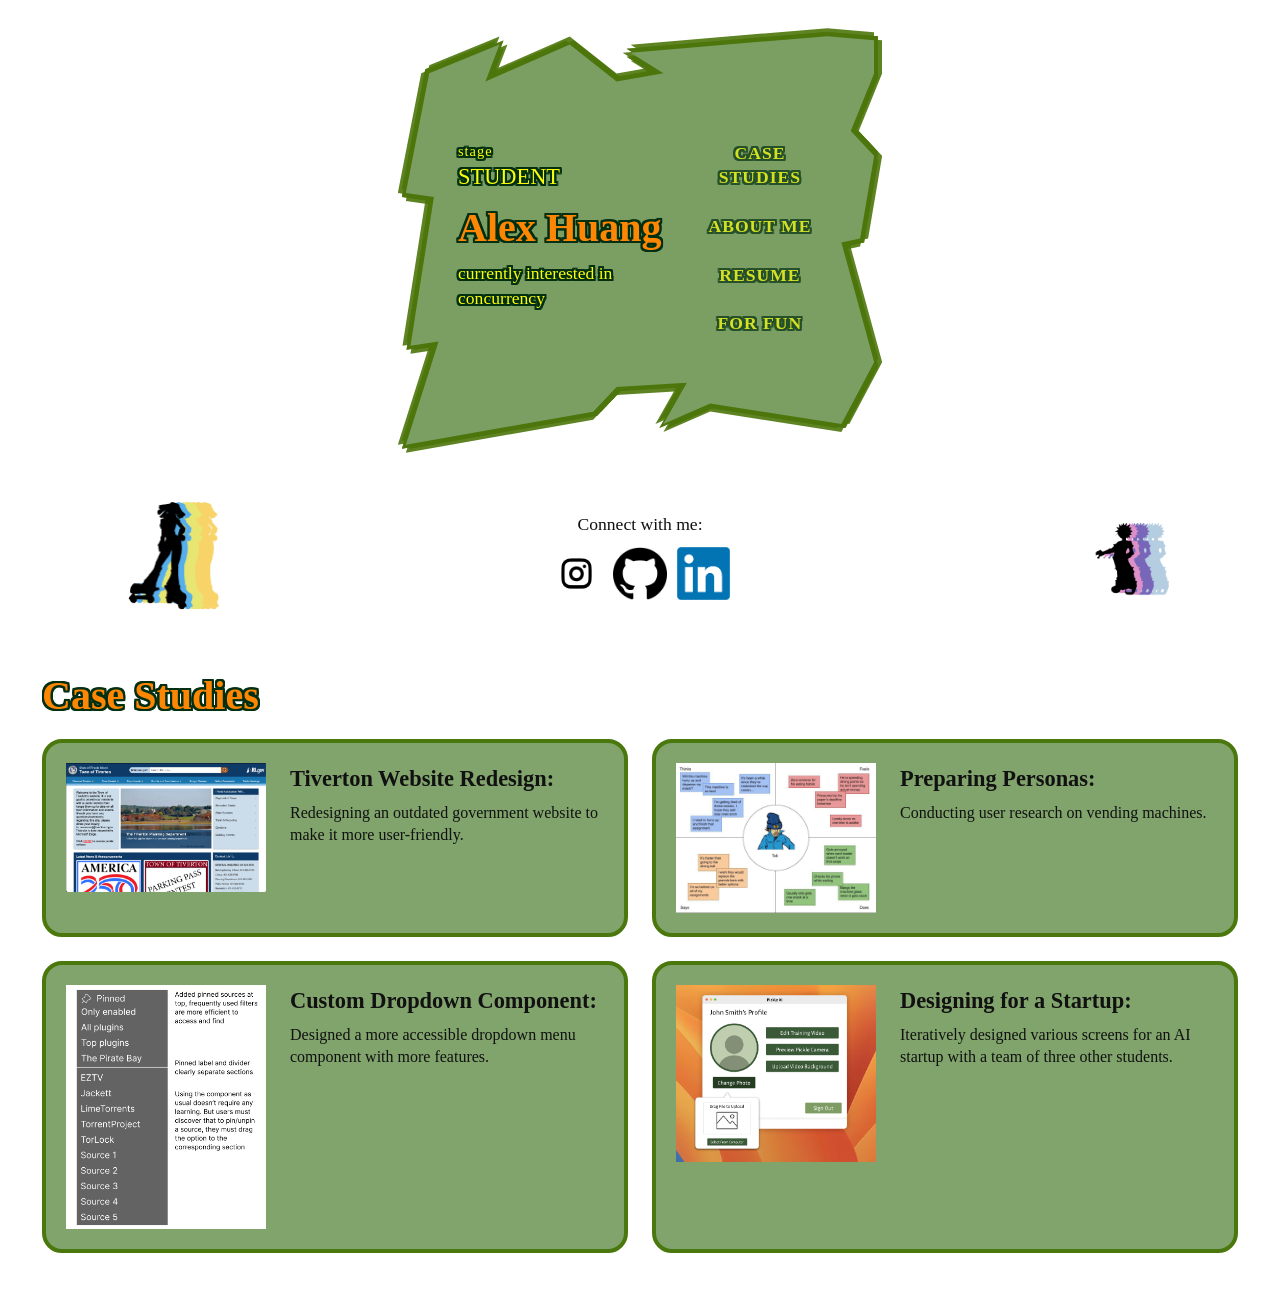
<file: index.html>
<!DOCTYPE html>
<html lang="en">
  <head>
    <meta charset="UTF-8" />
    <meta name="viewport" content="width=device-width, initial-scale=1.0" />
    <title>Alex Huang | Portfolio</title>
    <link rel="stylesheet" href="main-page.css" />
  </head>
  <body>
    <div class="page-wrapper">
      <div class="video-container">
        <video autoplay muted loop>
          <source src="assets/menu.mp4" type="video/mp4" />
          Your browser doesn’t support HTML5 video.
        </video>

        <div class="layout">
          <div class="layout-fill">
            <div class="pause-text">
              <header class="hero">
                <div class="hero-stage">
                  <span class="hero-stage--small">stage</span>
                  <span class="hero-stage--large">STUDENT</span>
                </div>
                <h1 class="hero-name">Alex Huang</h1>
                <p class="hero-tagline">currently interested in concurrency</p>
              </header>

              <nav class="sidebar">
                <ul>
                  <li><a href="#case-studies-text">CASE STUDIES</a></li>
                  <li><a href="about-me/about-me.html">ABOUT ME</a></li>
                  <li><a href="assets/portfolio/resume2024.pdf">RESUME</a></li>
                  <li>
                    <a
                      style="cursor: pointer"
                      onclick="window.open('https://www.youtube.com/watch?v=Q8fl2tLKAlo&ab_channel=LILUZIVERT')"
                      >FOR FUN</a
                    >
                  </li>
                </ul>
              </nav>
            </div>
          </div>
        </div>
      </div>
      <div class="socials">
        <img
          style="
            filter: drop-shadow(6px 0px #56afed) drop-shadow(11px 0px #e8e672)
              drop-shadow(15px 0px #f8d368);
          "
          src="assets/portfolio/piranha-silo.png"
        />
        <div class="icons">
          <span class="icons-label">Connect with me:</span>
          <div class="icons-list">
            <img
              src="assets/portfolio/insta.png"
              style="cursor: pointer"
              onclick="window.open('https://www.instagram.com/a_huang1/', '_blank');"
            />
            <img
              src="assets/portfolio/github.png"
              style="cursor: pointer"
              onclick="window.open('https://github.com/alhuang22', '_blank');"
            />
            <img
              src="assets/portfolio/linkedin.png"
              style="cursor: pointer"
              onclick="window.open('https://www.linkedin.com/in/alex-huang-0620751b6/', '_blank')"
            />
          </div>
        </div>
        <img
          style="
            filter: drop-shadow(6px 0px #dd90c8) drop-shadow(11px 0px #7867b9)
              drop-shadow(15px 0px #b5cde0);
          "
          src="assets/portfolio/silo.png"
        />
      </div>
      <main>
        <div id="case-studies-text" class="case-studies-text">
          <h4>Case Studies</h4>
        </div>
        <section id="case-studies">
          <article
            class="case-study"
            onclick="window.location.href='responsive-redesign/responsive.html'"
          >
            <div class="case-bg"></div>
            <div class="case-content">
              <img
                src="responsive-redesign/assets/desktop-site.png"
                alt="Redesigned website"
              />
              <div>
                <h2>Tiverton Website Redesign:</h2>
                <p>
                  Redesigning an outdated government website to make it more
                  user-friendly.
                </p>
              </div>
            </div>
          </article>

          <article
            class="case-study"
            onclick="window.location.href='persona.html'"
          >
            <div class="case-bg"></div>
            <div class="case-content">
              <img src="assets/personas/tab.png" alt="Case Study 2 image" />
              <div>
                <h2>Preparing Personas:</h2>
                <p>Conducting user research on vending machines.</p>
              </div>
            </div>
          </article>

          <article
            class="case-study"
            onclick="window.location.href='component.html'"
          >
            <div class="case-bg"></div>
            <div class="case-content">
              <img
                src="assets/redesignActive.png"
                alt="Accessible components design"
              />
              <div>
                <h2>Custom Dropdown Component:</h2>
                <p>
                  Designed a more accessible dropdown menu component with more
                  features.
                </p>
              </div>
            </div>
          </article>

          <article
            class="case-study"
            onclick="window.location.href='iterative/iterative-design.html'"
          >
            <div class="case-bg"></div>
            <div class="case-content">
              <img src="iterative/images/image8.png" alt="Case Study 4 image" />
              <div>
                <h2>Designing for a Startup:</h2>
                <p>
                  Iteratively designed various screens for an AI startup with a
                  team of three other students.
                </p>
              </div>
            </div>
          </article>
        </section>
      </main>
    </div>
  </body>
</html>
</file>
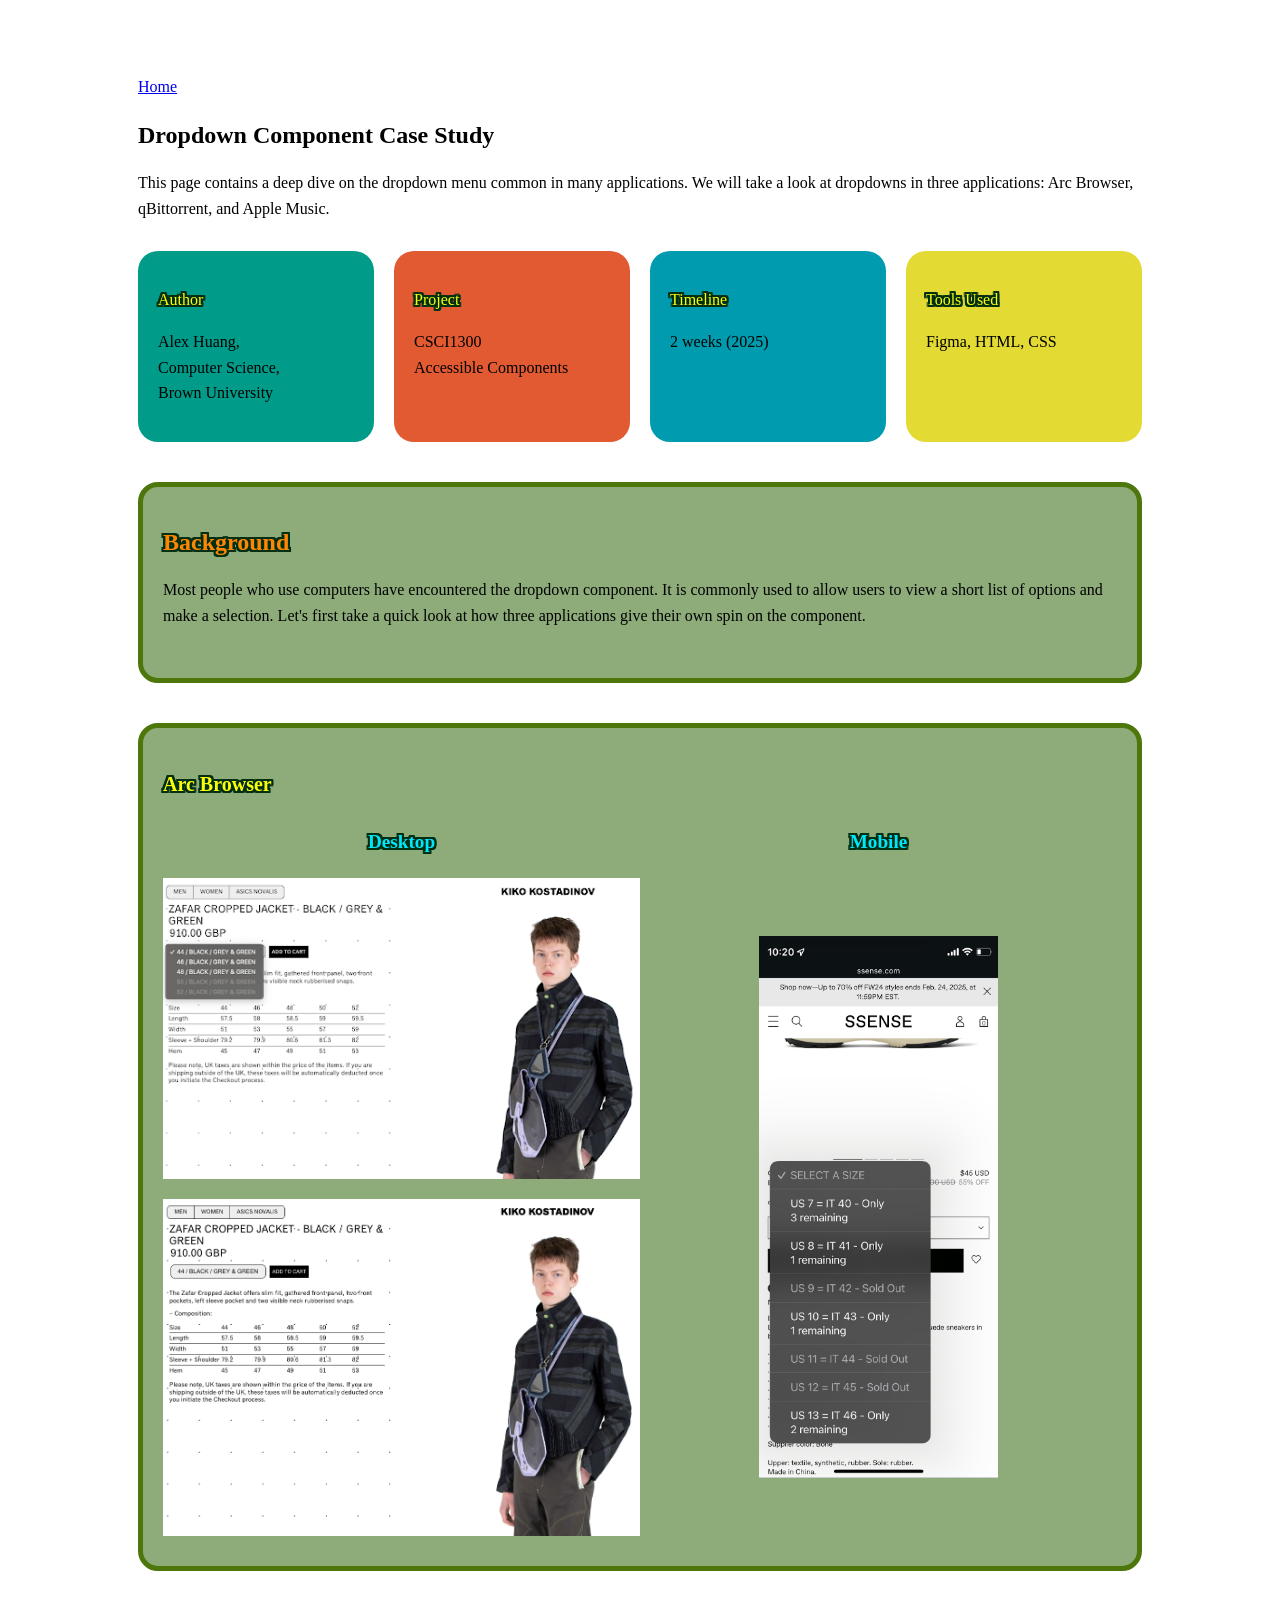
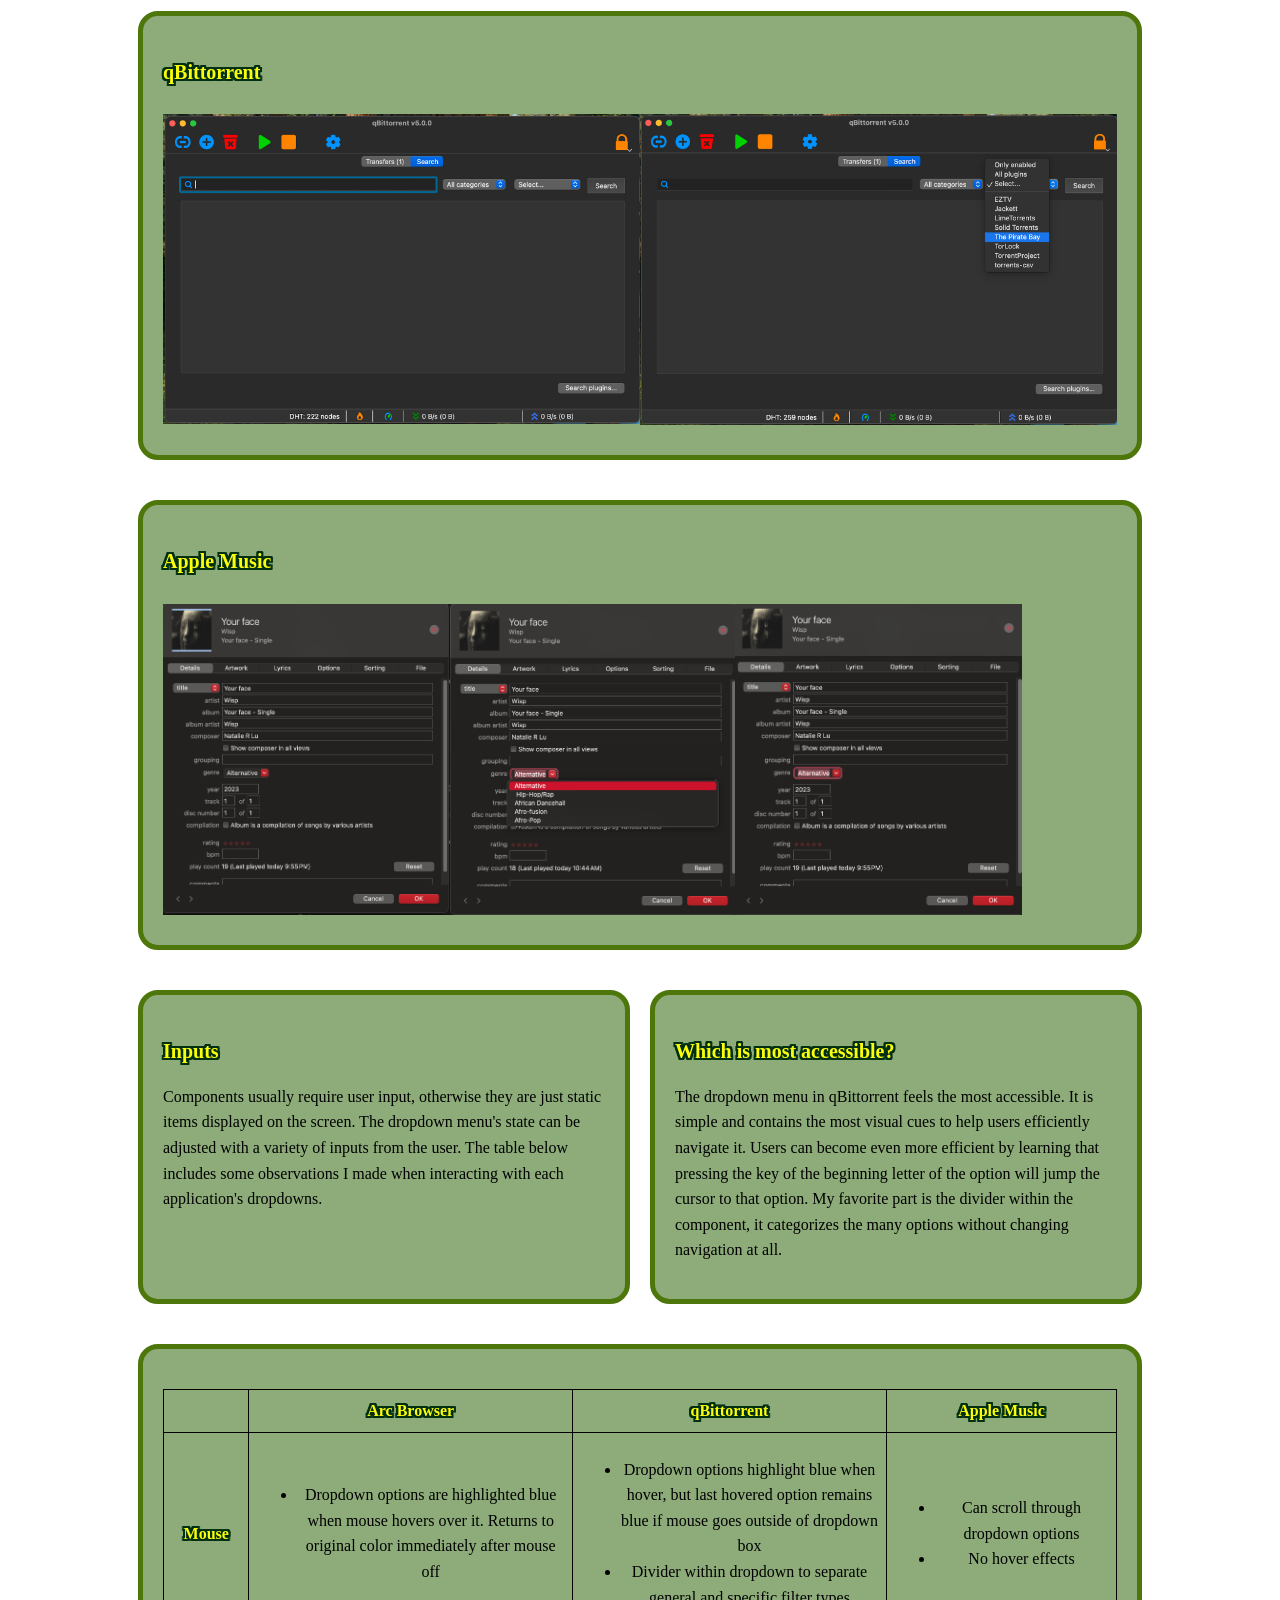
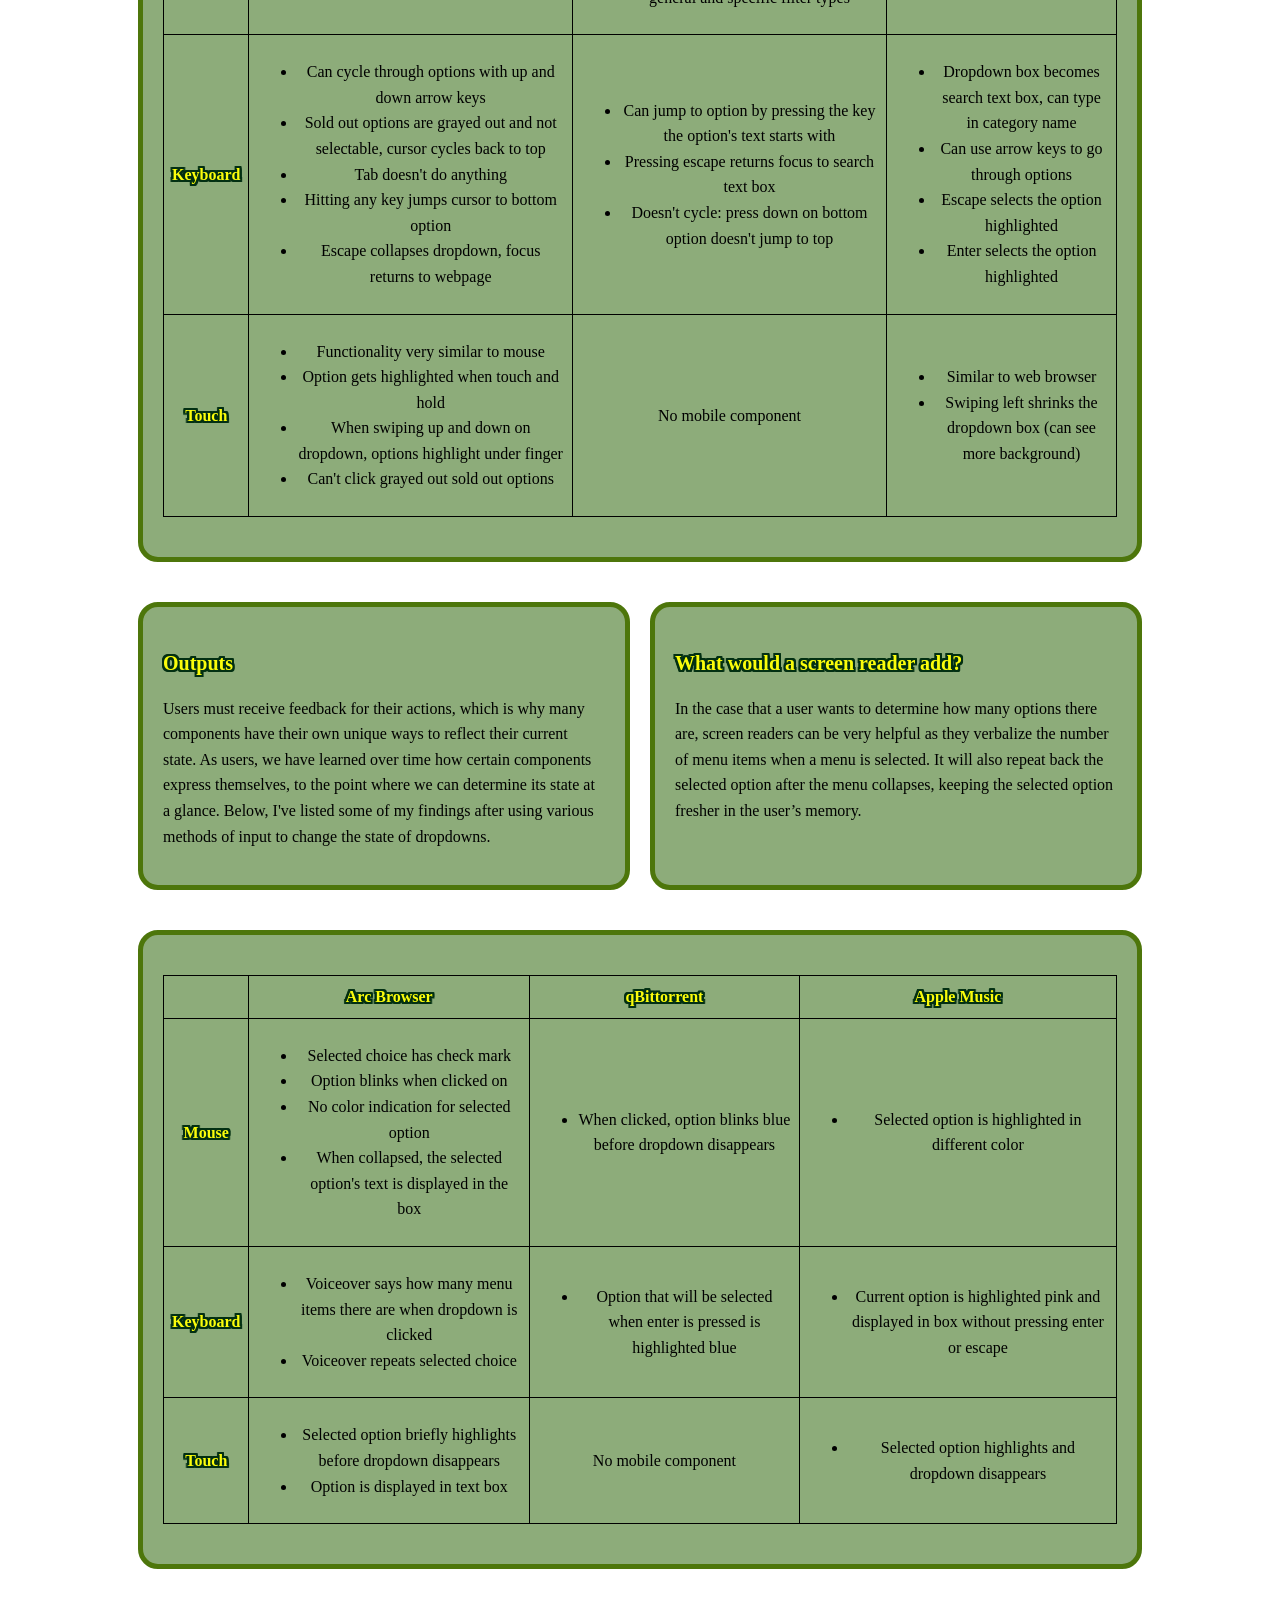
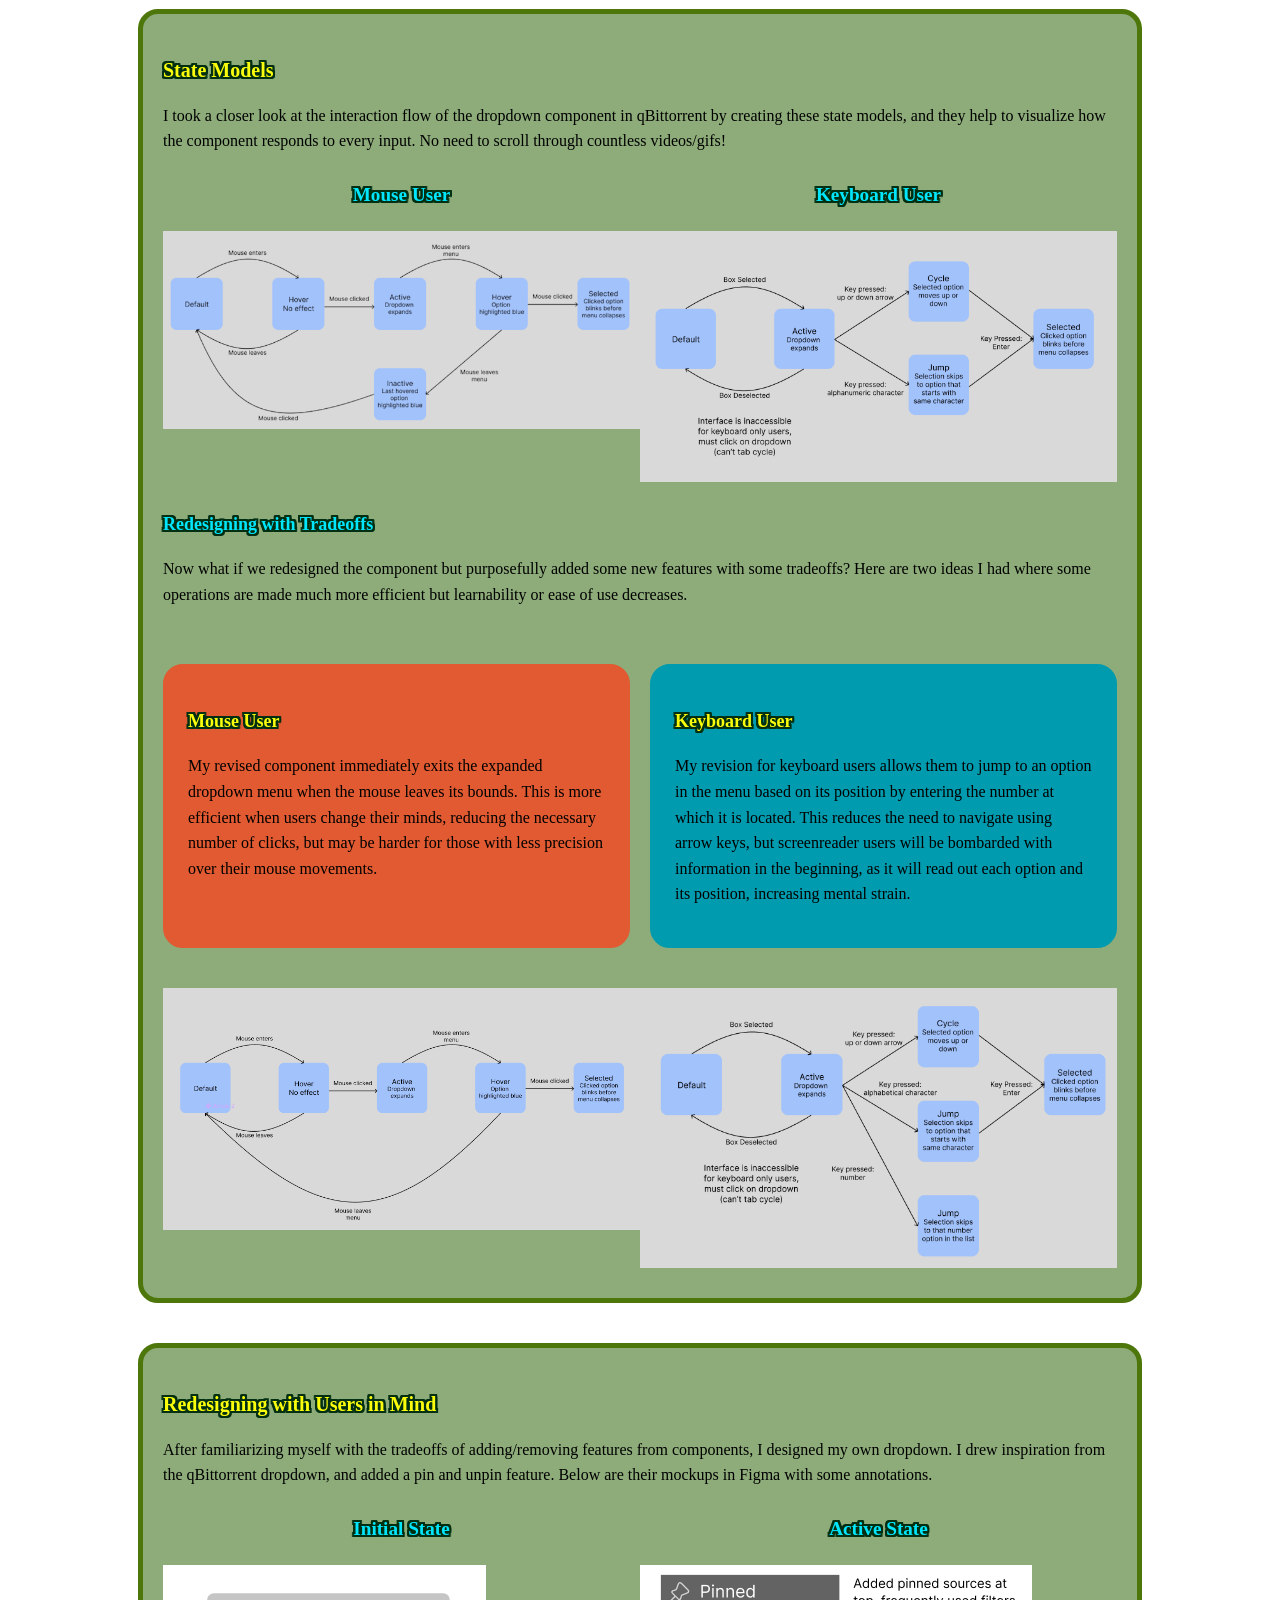
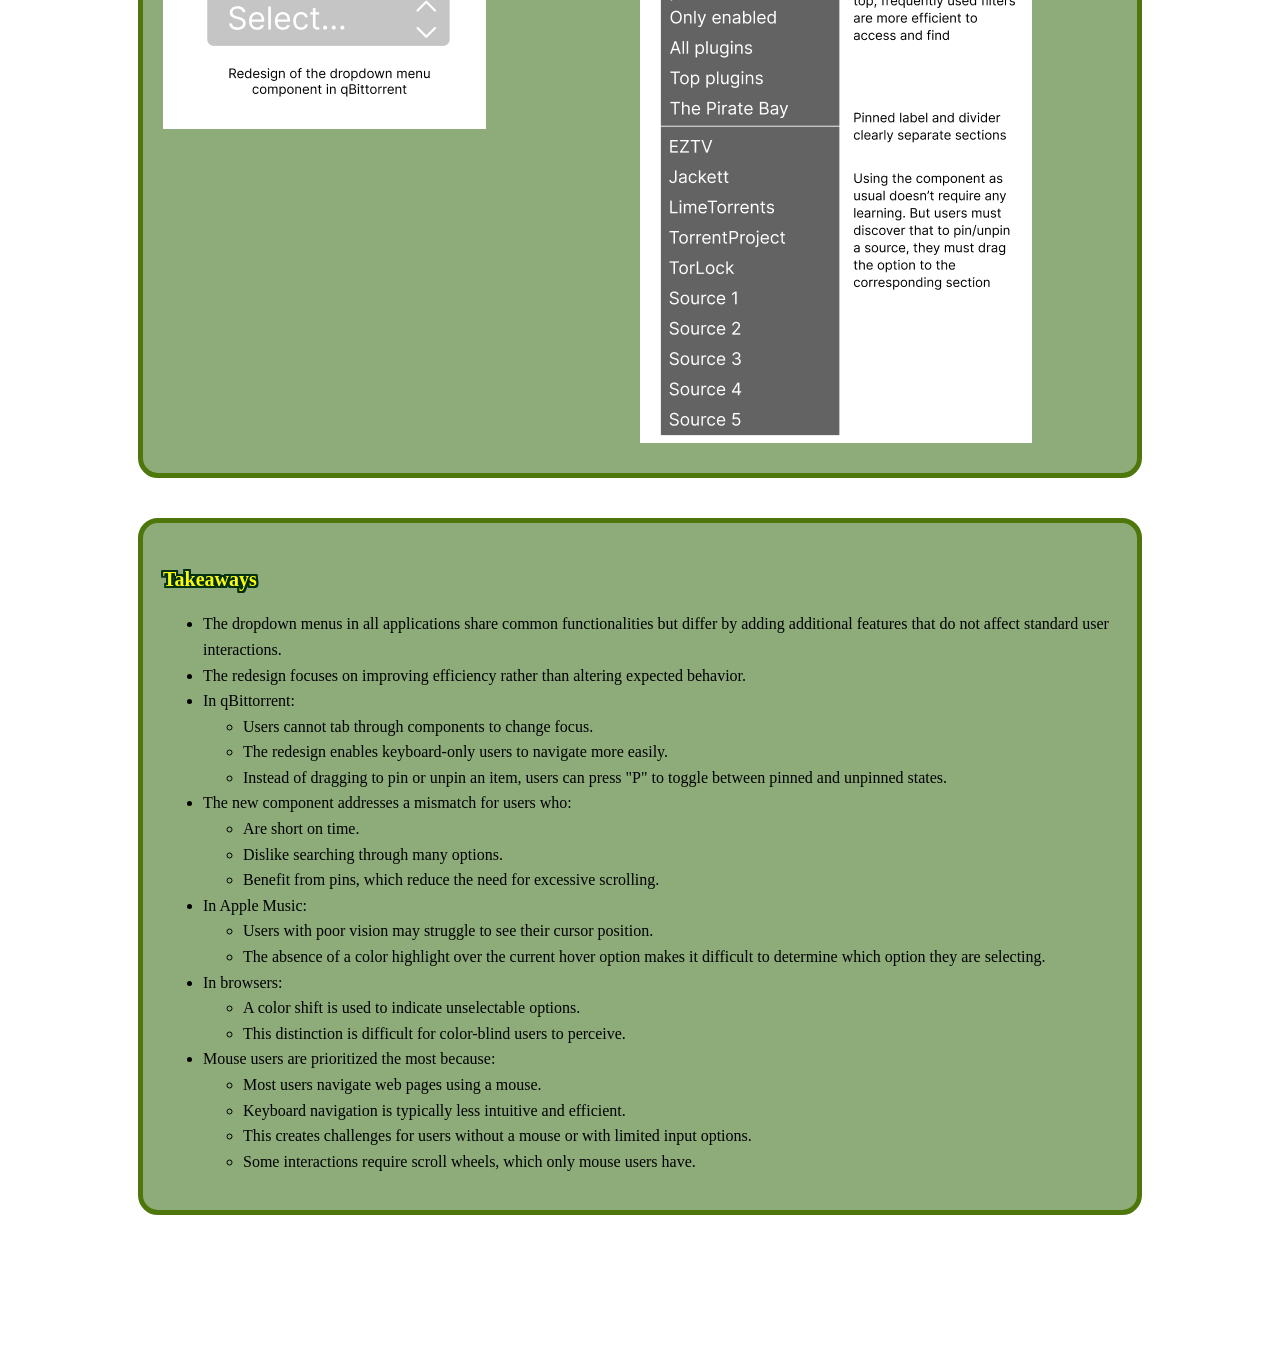
<file: component.html>
<!-- TO RUN IN BROWSER:
    1. Install vscode extension Name: open in `browser open-in-browser` by TechER
    2. Right click html file and either run in default browser or another browser
  -->

  <!DOCTYPE html>
  <html lang="en">
    <head>
      <meta name="viewport" content="width=device-width, initial-scale=1.0" />
      <title>Dropdown Case Study</title>
      <!-- import CSS styles -->
      <link rel="stylesheet" href="case-study.css" />
    </head>
  
    <a href='index.html'> Home </a>
  
    <!-- page content goes into <body> -->
    <body>
      <div class="section">
        <h1>Dropdown Component Case Study</h1>
        <p>
          This page contains a deep dive on the dropdown menu common in many
          applications. We will take a look at dropdowns in three applications:
          Arc Browser, qBittorrent, and Apple Music.
        </p>
      </div>
  
      <div class="section info-grid">
        <div style="border-radius: 20px; background-color: #009C89; padding: 20px">
          <p class="info-item">Author</p>
          <p>
            Alex Huang, <br />
            Computer Science, <br />
            Brown University
          </p>
        </div>
        <div style="border-radius: 20px; background-color: #E15A31; padding: 20px">
          <p class="info-item">Project</p>
          <p>CSCI1300 <br> Accessible Components</p>
        </div>
        <div style="border-radius: 20px; background-color: #009BAE; padding: 20px">
          <p class="info-item">Timeline</p>
          <p>2 weeks (2025)</p>
        </div>
        <div style="border-radius: 20px; background-color: #E3DB34; padding: 20px">
          <p class="info-item">Tools Used</p>
          <p>Figma, HTML, CSS</p>
        </div>
      </div>
  
      <div class="group">
        <div class="section">
          <h1>Background</h1>
          <p>
            Most people who use computers have encountered the dropdown component.
            It is commonly used to allow users to view a short list of options and
            make a selection. Let's first take a quick look at how three
            applications give their own spin on the component.
          </p>
        </div>
      </div>
  
      <div class="group">
        <h2>Arc Browser</h2>
  
      <div class="container">
        <div class="header header-left">Desktop</div>
        <div class="header header-right">Mobile</div>
        <img
          id="browserImg1"
          alt="browserImg1"
          src="./assets/browserImg1.png"
          class="horizontal"
        />
        <img
          id="browserImageMobile"
          alt="browserImageMobile"
          src="./assets/browserImageMobile.png"
          class="vertical"
        />
  
        <img
          id="browserImg2"
          alt="browserImg2"
          src="./assets/browserImage2.png"
          class="horizontal"
        />
      </div>
      </div>
  
      <div class="group">
        <h2>qBittorrent</h2>
  
      <div class="container">
        <img id="torrentImg1" src="./assets/torrentImg1.png" />
        <img id="torrentImg2" src="./assets/torrentImg2.png" />
      </div>
      </div>
  
      <div class="group">
        <h2>Apple Music</h2>
  
      <div class="image-container">
        <img id="AM1" src="./assets/AM1.png" class="responsive-img" />
        <img id="AM2" src="./assets/AM2.png" class="responsive-img" />
        <img id="AM3" src="./assets/AM3.png" class="responsive-img" />
      </div>
      </div>
  
      <div class="section flex-container">
        <div class="box">
          <h2>Inputs</h2>
          <p>
            Components usually require user input, otherwise they are just static
            items displayed on the screen. The dropdown menu's state can be
            adjusted with a variety of inputs from the user. The table below
            includes some observations I made when interacting with each
            application's dropdowns.
          </p>
        </div>
        <div class="box">
          <h2>Which is most accessible?</h2>
          <p>
            The dropdown menu in qBittorrent feels the most accessible. It is
            simple and contains the most visual cues to help users efficiently
            navigate it. Users can become even more efficient by learning that
            pressing the key of the beginning letter of the option will jump the
            cursor to that option. My favorite part is the divider within the
            component, it categorizes the many options without changing navigation
            at all.
          </p>
        </div>
      </div>
      <div class="group">
        <table style="border-collapse: collapse; width: 100%">
          <thead>
            <tr>
              <th style="border: 1px solid black; padding: 8px"></th>
              <th class="table-head" style="border: 1px solid black; padding: 8px">Arc Browser</th>
              <th class="table-head" style="border: 1px solid black; padding: 8px">qBittorrent</th>
              <th class="table-head" style="border: 1px solid black; padding: 8px">Apple Music</th>
            </tr>
          </thead>
          <tbody>
            <tr>
              <td class="table-head" style="border: 1px solid black; padding: 8px; font-weight: bold">
                Mouse
              </td>
              <td style="border: 1px solid black; padding: 8px">
                <ul>
                  <li>
                    Dropdown options are highlighted blue when mouse hovers over it.
                    Returns to original color immediately after mouse off
                  </li>
                </ul>
              </td>
              <td style="border: 1px solid black; padding: 8px">
                <ul>
                  <li>
                    Dropdown options highlight blue when hover, but last hovered
                    option remains blue if mouse goes outside of dropdown box
                  </li>
                  <li>
                    Divider within dropdown to separate general and specific filter
                    types
                  </li>
                </ul>
              </td>
              <td style="border: 1px solid black; padding: 8px">
                <ul>
                  <li>Can scroll through dropdown options</li>
                  <li>No hover effects</li>
                </ul>
              </td>
            </tr>
            <tr>
              <td class="table-head" style="border: 1px solid black; padding: 8px; font-weight: bold">
                Keyboard
              </td>
              <td style="border: 1px solid black; padding: 8px">
                <ul>
                  <li>Can cycle through options with up and down arrow keys</li>
                  <li>
                    Sold out options are grayed out and not selectable, cursor
                    cycles back to top
                  </li>
                  <li>Tab doesn't do anything</li>
                  <li>Hitting any key jumps cursor to bottom option</li>
                  <li>Escape collapses dropdown, focus returns to webpage</li>
                </ul>
              </td>
              <td style="border: 1px solid black; padding: 8px">
                <ul>
                  <li>
                    Can jump to option by pressing the key the option's text starts
                    with
                  </li>
                  <li>Pressing escape returns focus to search text box</li>
                  <li>
                    Doesn't cycle: press down on bottom option doesn't jump to top
                  </li>
                </ul>
              </td>
              <td style="border: 1px solid black; padding: 8px">
                <ul>
                  <li>
                    Dropdown box becomes search text box, can type in category name
                  </li>
                  <li>Can use arrow keys to go through options</li>
                  <li>Escape selects the option highlighted</li>
                  <li>Enter selects the option highlighted</li>
                </ul>
              </td>
            </tr>
            <tr>
              <td class="table-head" style="border: 1px solid black; padding: 8px; font-weight: bold">
                Touch
              </td>
              <td style="border: 1px solid black; padding: 8px">
                <ul>
                  <li>Functionality very similar to mouse</li>
                  <li>Option gets highlighted when touch and hold</li>
                  <li>
                    When swiping up and down on dropdown, options highlight under
                    finger
                  </li>
                  <li>Can't click grayed out sold out options</li>
                </ul>
              </td>
              <td style="border: 1px solid black; padding: 8px">
                No mobile component
              </td>
              <td style="border: 1px solid black; padding: 8px">
                <ul>
                  <li>Similar to web browser</li>
                  <li>
                    Swiping left shrinks the dropdown box (can see more background)
                  </li>
                </ul>
              </td>
            </tr>
          </tbody>
        </table>
      </div>
  
      <div class="section flex-container">
        <div class="box">
          <h2>Outputs</h2>
          <p>
            Users must receive feedback for their actions, which is why many
            components have their own unique ways to reflect their current state.
            As users, we have learned over time how certain components express
            themselves, to the point where we can determine its state at a glance.
            Below, I've listed some of my findings after using various methods of
            input to change the state of dropdowns.
          </p>
        </div>
        <div class="box">
          <h2>What would a screen reader add?</h2>
          <p>
            In the case that a user wants to determine how many options there are,
            screen readers can be very helpful as they verbalize the number of
            menu items when a menu is selected. It will also repeat back the
            selected option after the menu collapses, keeping the selected option
            fresher in the user’s memory.
          </p>
        </div>
      </div>
      <div class="group">
        <table style="border-collapse: collapse; width: 100%">
          <thead>
            <tr>
              <th style="border: 1px solid black; padding: 8px"></th>
              <th class="table-head" style="border: 1px solid black; padding: 8px">Arc Browser</th>
              <th class="table-head" style="border: 1px solid black; padding: 8px">qBittorrent</th>
              <th class="table-head" style="border: 1px solid black; padding: 8px">Apple Music</th>
            </tr>
          </thead>
          <tbody>
            <tr>
              <td class="table-head" style="border: 1px solid black; padding: 8px; font-weight: bold">
                Mouse
              </td>
              <td style="border: 1px solid black; padding: 8px">
                <ul>
                  <li>Selected choice has check mark</li>
                  <li>Option blinks when clicked on</li>
                  <li>No color indication for selected option</li>
                  <li>
                    When collapsed, the selected option's text is displayed in the
                    box
                  </li>
                </ul>
              </td>
              <td style="border: 1px solid black; padding: 8px">
                <ul>
                  <li>
                    When clicked, option blinks blue before dropdown disappears
                  </li>
                </ul>
              </td>
              <td style="border: 1px solid black; padding: 8px">
                <ul>
                  <li>Selected option is highlighted in different color</li>
                </ul>
              </td>
            </tr>
            <tr>
              <td class="table-head" style="border: 1px solid black; padding: 8px; font-weight: bold">
                Keyboard
              </td>
              <td style="border: 1px solid black; padding: 8px">
                <ul>
                  <li>
                    Voiceover says how many menu items there are when dropdown is
                    clicked
                  </li>
                  <li>Voiceover repeats selected choice</li>
                </ul>
              </td>
              <td style="border: 1px solid black; padding: 8px">
                <ul>
                  <li>
                    Option that will be selected when enter is pressed is
                    highlighted blue
                  </li>
                </ul>
              </td>
              <td style="border: 1px solid black; padding: 8px">
                <ul>
                  <li>
                    Current option is highlighted pink and displayed in box without
                    pressing enter or escape
                  </li>
                </ul>
              </td>
            </tr>
            <tr>
              <td class="table-head" style="border: 1px solid black; padding: 8px; font-weight: bold">
                Touch
              </td>
              <td style="border: 1px solid black; padding: 8px">
                <ul>
                  <li>
                    Selected option briefly highlights before dropdown disappears
                  </li>
                  <li>Option is displayed in text box</li>
                </ul>
              </td>
              <td style="border: 1px solid black; padding: 8px">
                No mobile component
              </td>
              <td style="border: 1px solid black; padding: 8px">
                <ul>
                  <li>Selected option highlights and dropdown disappears</li>
                </ul>
              </td>
            </tr>
          </tbody>
        </table>
      </div>
  
      <div class="group">
        <h2>State Models</h2>
        <p>
          I took a closer look at the interaction flow of the dropdown component in
          qBittorrent by creating these state models, and they help to visualize how
          the component responds to every input. No need to scroll through countless
          videos/gifs!
        </p>
    
        <div class="container">
          <div class="header header-left">Mouse User</div>
          <div class="header header-right">Keyboard User</div>
          <img id="mouseUser" src="./assets/mouseUser.png" />
          <img id="keyboardUser" src="./assets/keyboardUser.png" />
        </div>
    
        <h3>Redesigning with Tradeoffs</h3>
        <p>
          Now what if we redesigned the component but purposefully added some new
          features with some tradeoffs? Here are two ideas I had where some
          operations are made much more efficient but learnability or ease of use
          decreases.
        </p>
    
        <div class="section flex-container">
          <div class="box" style="border-color: #E15A31; background: #E15A31;">
            <h3 style="color: #fbfd0b;
            text-shadow: 1px 1px 0 #033013, -1px 1px 0 #033013, 1px -1px 0 #033013,
              -1px -1px 0 #033013, 0px 1px 0 #033013, 0px -1px 0 #033013,
              -1px 0px 0 #033013, 1px 0px 0 #033013, 2px 2px 0 #033013, -2px 2px 0 #033013,
              2px -2px 0 #033013, -2px -2px 0 #033013, 0px 2px 0 #033013,
              0px -2px 0 #033013, -2px 0px 0 #033013, 2px 0px 0 #033013, 1px 2px 0 #033013,
              -1px 2px 0 #033013, 1px -2px 0 #033013, -1px -2px 0 #033013,
              2px 1px 0 #033013, -2px 1px 0 #033013, 2px -1px 0 #033013,
              -2px -1px 0 #033013;">Mouse User</h3>
            <p>
              My revised component immediately exits the expanded dropdown menu when
              the mouse leaves its bounds. This is more efficient when users change
              their minds, reducing the necessary number of clicks, but may be
              harder for those with less precision over their mouse movements.
            </p>
          </div>
          <div class="box" style="border-color: #009BAE; background: #009BAE;">
            <h3 style="color: #fbfd0b;
            text-shadow: 1px 1px 0 #033013, -1px 1px 0 #033013, 1px -1px 0 #033013,
              -1px -1px 0 #033013, 0px 1px 0 #033013, 0px -1px 0 #033013,
              -1px 0px 0 #033013, 1px 0px 0 #033013, 2px 2px 0 #033013, -2px 2px 0 #033013,
              2px -2px 0 #033013, -2px -2px 0 #033013, 0px 2px 0 #033013,
              0px -2px 0 #033013, -2px 0px 0 #033013, 2px 0px 0 #033013, 1px 2px 0 #033013,
              -1px 2px 0 #033013, 1px -2px 0 #033013, -1px -2px 0 #033013,
              2px 1px 0 #033013, -2px 1px 0 #033013, 2px -1px 0 #033013,
              -2px -1px 0 #033013;">Keyboard User</h3>
            <p>
              My revision for keyboard users allows them to jump to an option in the
              menu based on its position by entering the number at which it is
              located. This reduces the need to navigate using arrow keys, but
              screenreader users will be bombarded with information in the
              beginning, as it will read out each option and its position,
              increasing mental strain.
            </p>
          </div>
        </div>
    
        <div class="container">
          <img id="revisedMouse" src="./assets/revisedMouse.png" />
          <img id="revisedKeyboard" src="./assets/revisedKeyboard.png" />
        </div>
      </div>
  
      <div class="group">
        <h2>Redesigning with Users in Mind</h2>
      <p>
        After familiarizing myself with the tradeoffs of adding/removing features
        from components, I designed my own dropdown. I drew inspiration from the
        qBittorrent dropdown, and added a pin and unpin feature. Below are their
        mockups in Figma with some annotations.
      </p>
      <div class="container">
        <div class="header header-left">Initial State</div>
        <div class="header header-right">Active State</div>
        <img id="redesignInitialState" src="./assets/redesignInit.png" />
        <img id="redesignActiveState" src="./assets/redesignActive.png" />
      </div>
      </div>
  

      <div class="group">
        <h2>
          Takeaways
        </h2>
        <p>
          <ul>
            <li>The dropdown menus in all applications share common functionalities but differ by adding additional features that do not affect standard user interactions.</li>
            <li>The redesign focuses on improving efficiency rather than altering expected behavior.</li>
            <li>In qBittorrent:
              <ul>
                <li>Users cannot tab through components to change focus.</li>
                <li>The redesign enables keyboard-only users to navigate more easily.</li>
                <li>Instead of dragging to pin or unpin an item, users can press "P" to toggle between pinned and unpinned states.</li>
              </ul>
            </li>
            <li>The new component addresses a mismatch for users who:
              <ul>
                <li>Are short on time.</li>
                <li>Dislike searching through many options.</li>
                <li>Benefit from pins, which reduce the need for excessive scrolling.</li>
              </ul>
            </li>
            <li>In Apple Music:
              <ul>
                <li>Users with poor vision may struggle to see their cursor position.</li>
                <li>The absence of a color highlight over the current hover option makes it difficult to determine which option they are selecting.</li>
              </ul>
            </li>
            <li>In browsers:
              <ul>
                <li>A color shift is used to indicate unselectable options.</li>
                <li>This distinction is difficult for color-blind users to perceive.</li>
              </ul>
            </li>
            <li>Mouse users are prioritized the most because:
              <ul>
                <li>Most users navigate web pages using a mouse.</li>
                <li>Keyboard navigation is typically less intuitive and efficient.</li>
                <li>This creates challenges for users without a mouse or with limited input options.</li>
                <li>Some interactions require scroll wheels, which only mouse users have.</li>
              </ul>
            </li>
          </ul>      
        </p>
      </div>
    </body>
  </html>
</file>
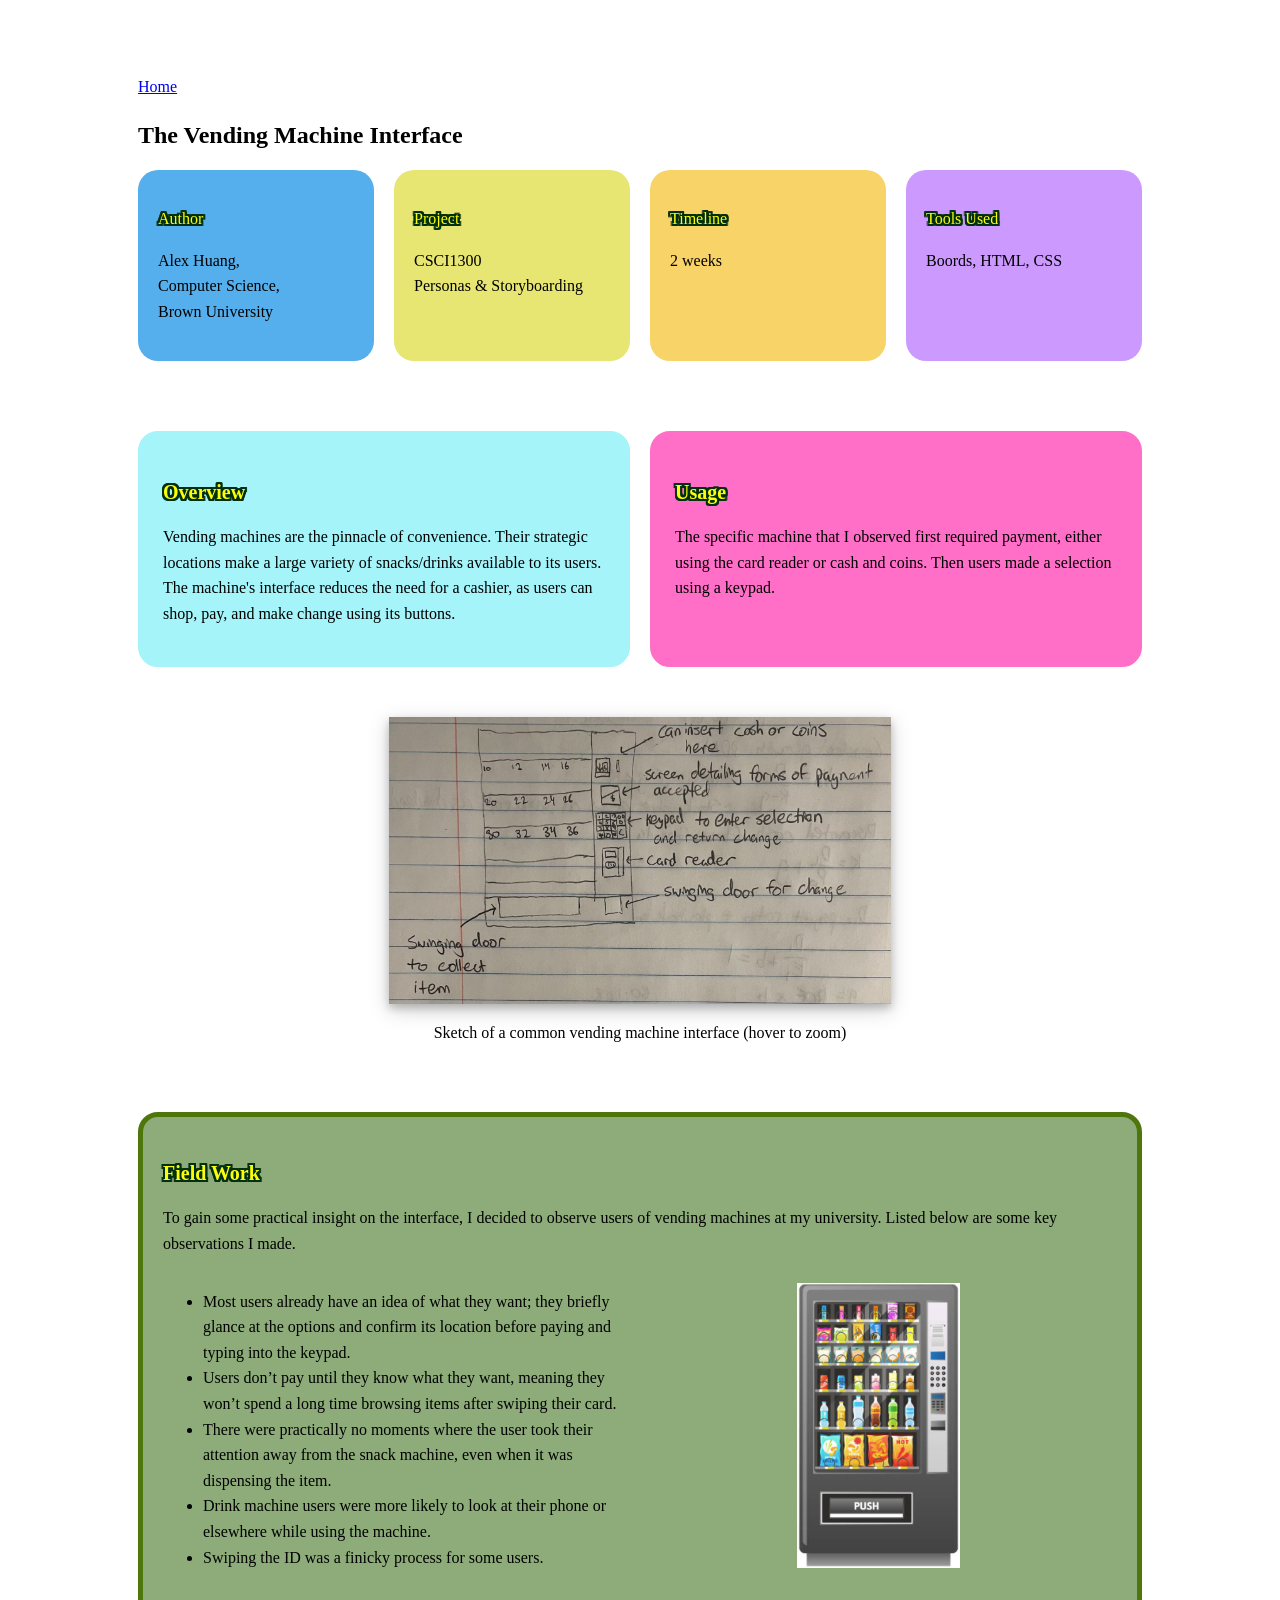
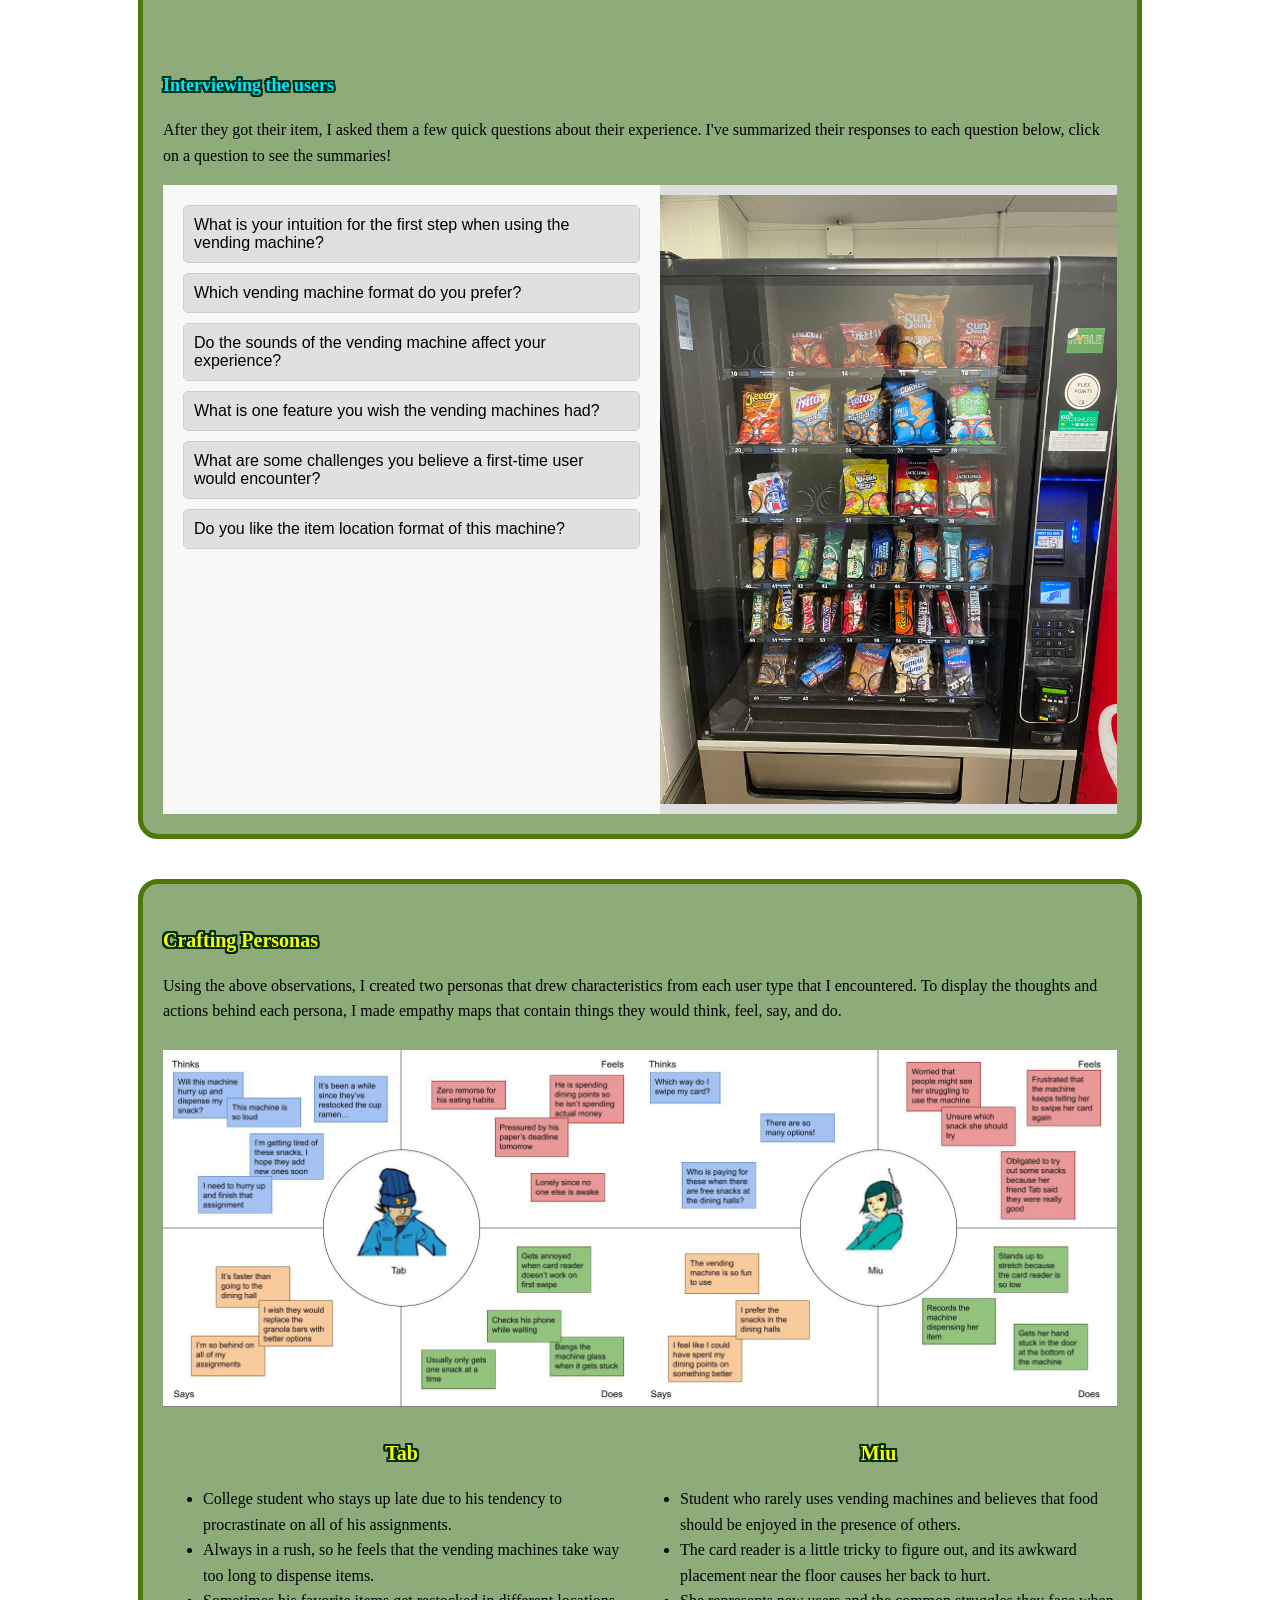
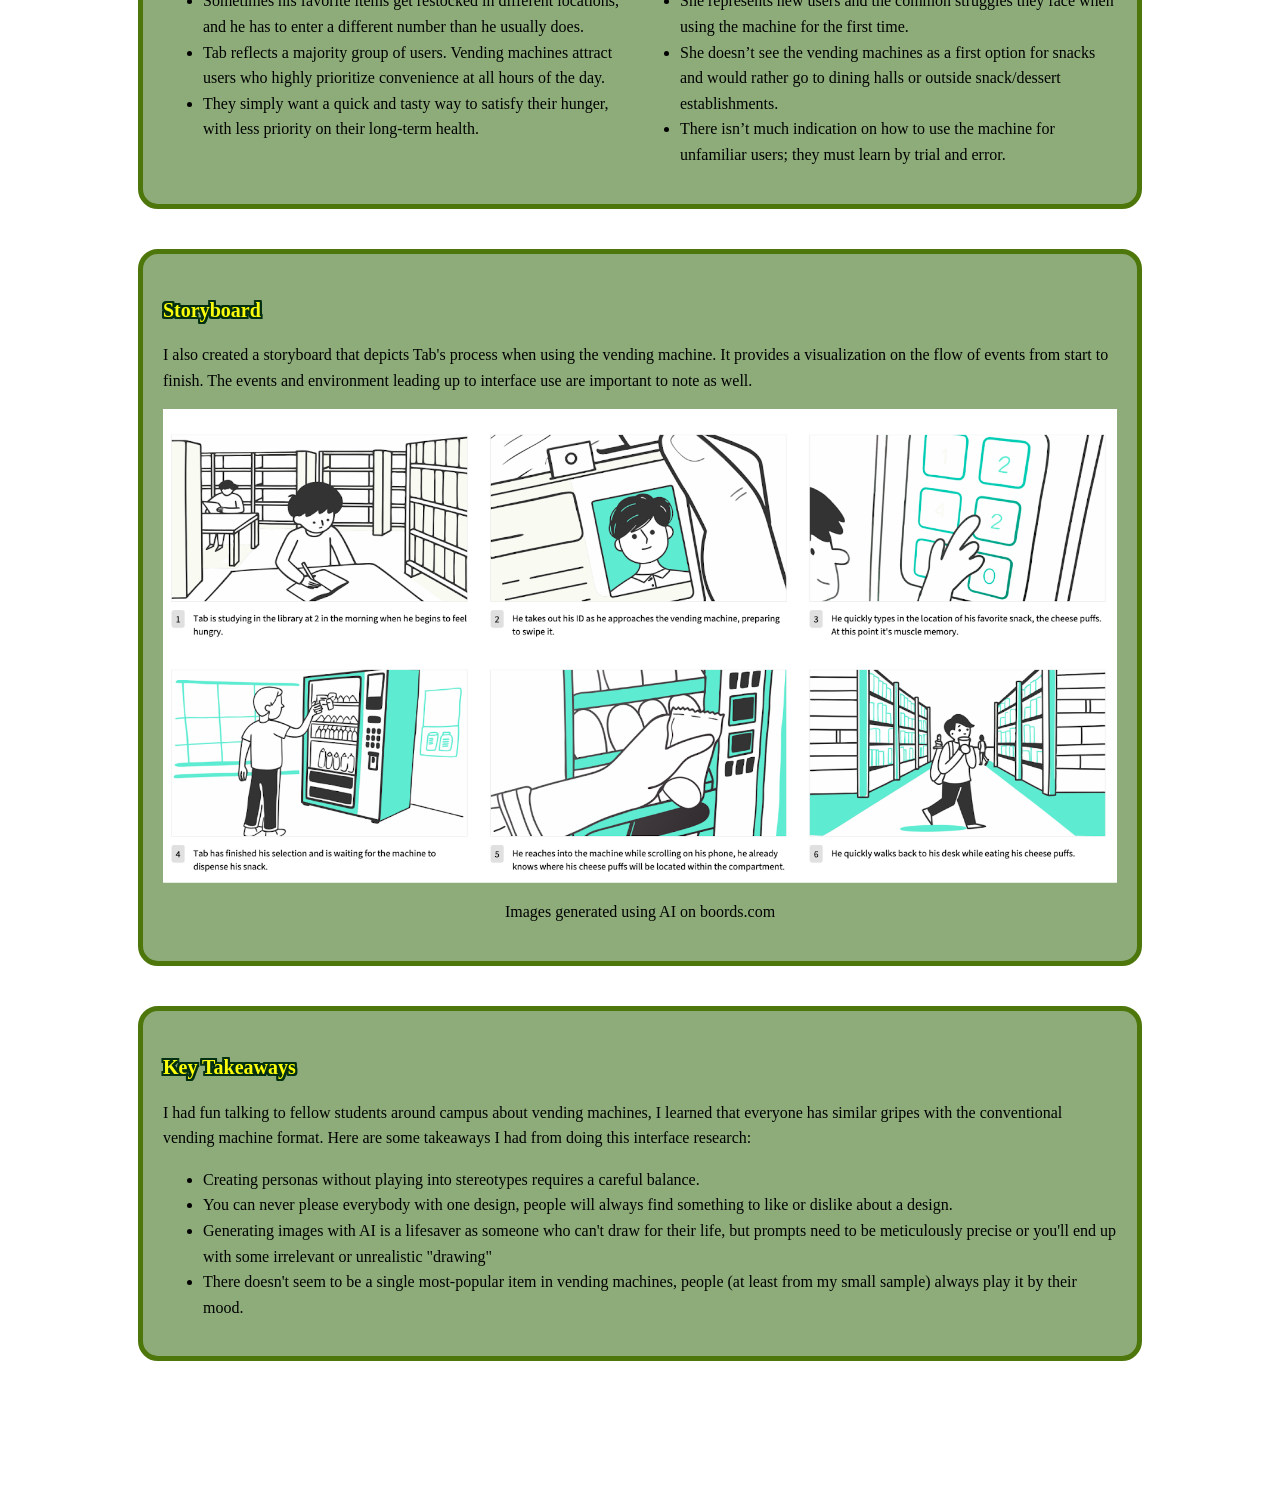
<file: persona.html>
<!DOCTYPE html>
<html lang="en">
  <head>
    <meta name="viewport" content="width=device-width, initial-scale=1.0" />
    <title>Personas & Storyboarding</title>
    <link rel="stylesheet" href="case-study.css" />
  </head>

  <a href='index.html'> Home </a>

  <body>
    <div class="section">
      <h1>The Vending Machine Interface</h1>
      <div class="section info-grid">
        <div style="border-radius: 20px; background-color: #56afed; padding: 20px">
          <p class="info-item">Author</p>
          <p>
            Alex Huang, <br />
            Computer Science, <br />
            Brown University
          </p>
        </div>
        <div style="border-radius: 20px; background-color: #e8e672; padding: 20px">
          <p class="info-item">Project</p>
          <p>CSCI1300 <br> Personas & Storyboarding</p>
        </div>
        <div style="border-radius: 20px; background-color: #f8d368; padding: 20px">
          <p class="info-item">Timeline</p>
          <p>2 weeks</p>
        </div>
        <div style="border-radius: 20px; background-color: #CC99FF; padding: 20px">
          <p class="info-item">Tools Used</p>
          <p>Boords, HTML, CSS</p>
        </div>
      </div>

      <div class="section flex-container">
        <div class="box" style="border-color: #A4F4F9; border-radius: 20px; background-color: #A4F4F9; padding: 20px">
          <h2>Overview</h2>
          <p>
            Vending machines are the pinnacle of convenience. Their strategic
            locations make a large variety of snacks/drinks available to its
            users. The machine's interface reduces the need for a cashier, as
            users can shop, pay, and make change using its buttons.
          </p>
        </div>
        <div class="box" style="border-color: #FF6EC7; border-radius: 20px; background-color: #FF6EC7; padding: 20px">
          <h2>Usage</h2>
          <p>
            The specific machine that I observed first required payment, either
            using the card reader or cash and coins. Then users made a selection
            using a keypad.
          </p>
        </div>
      </div>
    </div>

    <div class="container-hover">
      <img id="sketch" src="./assets/personas/sketch.png" />
      <p style="text-align: center">
        Sketch of a common vending machine interface (hover to zoom)
      </p>
    </div>

    <div class="group">
      <h2>Field Work</h2>
      <p>
        To gain some practical insight on the interface, I decided to observe
        users of vending machines at my university. Listed below are some key
        observations I made.
      </p>
  
      <div class="container">
        <ul>
          <li>
            Most users already have an idea of what they want; they briefly glance
            at the options and confirm its location before paying and typing into
            the keypad.
          </li>
          <li>
            Users don’t pay until they know what they want, meaning they won’t
            spend a long time browsing items after swiping their card.
          </li>
          <li>
            There were practically no moments where the user took their attention
            away from the snack machine, even when it was dispensing the item.
          </li>
          <li>
            Drink machine users were more likely to look at their phone or
            elsewhere while using the machine.
          </li>
          <li>Swiping the ID was a finicky process for some users.</li>
        </ul>
        <img
          id="vending machine"
          src="./assets/personas/vending.png"
          style="height: 75%; margin-left: auto; margin-right: auto"
        />
      </div>
      <h3>Interviewing the users</h3>
    <p>
      After they got their item, I asked them a few quick questions about their
      experience. I've summarized their responses to each question below, click
      on a question to see the summaries!
    </p>

    <div class="dropdown-container">
      <div class="dropdown-section">
        <div class="dropdown">
          <button onclick="toggleDropdown(this)">
            What is your intuition for the first step when using the vending
            machine?
          </button>
          <div class="dropdown-content">
            <p>
              Those who frequently use the school vending machines say that
              their intuition is to pay first then make their selection, but
              less frequent users say that their intuition is to select first.
              Frequent users’ intuitions reflect the way our school vending
              machines operate.
            </p>
          </div>
        </div>

        <div class="dropdown">
          <button onclick="toggleDropdown(this)">
            Which vending machine format do you prefer?
          </button>
          <div class="dropdown-content">
            <p>
              Users prefer the simplicity of the drink machine format, though
              they also acknowledge that it limits the possible selections. They
              agree that fewer options aren’t always a bad thing, as long as
              there are options for all the common palettes.
            </p>
          </div>
        </div>

        <div class="dropdown">
          <button onclick="toggleDropdown(this)">
            Do the sounds of the vending machine affect your experience?
          </button>
          <div class="dropdown-content">
            <p>
              Audio feedback only seems to be important for some, but those who
              don’t find it that important still say that sound is better than
              no sound. It is especially important for the drink machine since
              users can’t see inside of it, and they use the audio cues as an
              indicator that the machine is processing their request.
            </p>
          </div>
        </div>

        <div class="dropdown">
          <button onclick="toggleDropdown(this)">
            What is one feature you wish the vending machines had?
          </button>
          <div class="dropdown-content">
            <p>
              One user wishes that there was a feature to alert the owners if
              items were sitting in the machines for a long period of time,
              alerting them to swap it with something more desirable by the
              masses. Others wish that the card reader either displayed better instructions or could be easily swiped in both directions.
            </p>
          </div>
        </div>

        <div class="dropdown">
          <button onclick="toggleDropdown(this)">
            What are some challenges you believe a first-time user would
            encounter?
          </button>
          <div class="dropdown-content">
            <p>
              If someone wants to buy multiple items, it’s hard to tell if the
              machine wants you to pay again or if you can consecutively select
              items. Getting the speed and direction of the swipe is difficult
              even for familiar users.
            </p>
          </div>
        </div>

        <div class="dropdown">
            <button onclick="toggleDropdown(this)">
              Do you like the item location format of this machine?
            </button>
            <div class="dropdown-content">
              <p>
                Most users are fine with the strictly numerical locations of the items (10, 12, 14, etc). However, one user said that they prefer alphanumeric locations since it was more intuitive to them to remember rows and columns of items if they were ordering multiple.
              </p>
            </div>
          </div>
      </div>

      <div class="image-section">
        <img src="./assets/personas/minden.jpg" alt="Drinks Vending Machine" />
      </div>
    </div>

    <script>
      function toggleDropdown(button) {
        var content = button.nextElementSibling;
        var isVisible = content.style.display === "block";
        document
          .querySelectorAll(".dropdown-content")
          .forEach((el) => (el.style.display = "none"));
        content.style.display = isVisible ? "none" : "block";
      }
    </script>
    </div>

    <div class="group">
      <h2>Crafting Personas</h2>
    <p>
      Using the above observations, I created two personas that drew
      characteristics from each user type that I encountered. To display the
      thoughts and actions behind each persona, I made empathy maps that contain
      things they would think, feel, say, and do.
    </p>

    <div class="container">
      <img id="tab" src="./assets/personas/tab.png" />
      <img id="miu" src="./assets/personas/miu.png" />
      <div class="header-left">
        <h2 class="persona-name">Tab</h2>
        <p><ul>
            <li>College student who stays up late due to his tendency to procrastinate on all of his assignments.</li>
            <li>Always in a rush, so he feels that the vending machines take way too long to dispense items.</li>
            <li>Sometimes his favorite items get restocked in different locations, and he has to enter a different number than he usually does.</li>
            <li>Tab reflects a majority group of users. Vending machines attract users who highly prioritize convenience at all hours of the day.</li>
            <li>They simply want a quick and tasty way to satisfy their hunger, with less priority on their long-term health.</li>
        </ul></p>
      </div>
      <div class="header-right"><h2 class="persona-name">Miu</h2>
        <p><ul>
            <li>Student who rarely uses vending machines and believes that food should be enjoyed in the presence of others.</li>
            <li>The card reader is a little tricky to figure out, and its awkward placement near the floor causes her back to hurt.</li>
            <li>She represents new users and the common struggles they face when using the machine for the first time.</li>
            <li>She doesn’t see the vending machines as a first option for snacks and would rather go to dining halls or outside snack/dessert establishments.</li>
            <li>There isn’t much indication on how to use the machine for unfamiliar users; they must learn by trial and error.</li>
        </ul></p></div>
    </div>
    </div>

    <div class="group">
      <h2>Storyboard</h2>
    <p>I also created a storyboard that depicts Tab's process when using the vending machine. It provides a visualization on the flow of events from start to finish. The events and environment leading up to interface use are important to note as well.</p>
    <img id="storyboard" src="./assets/personas/storyboard.png" />
    <p style="text-align: center;">Images generated using AI on boords.com</p>
    </div>

    <div class="group">
      <h2>Key Takeaways</h2>
      <p>I had fun talking to fellow students around campus about vending machines, I learned that everyone has similar gripes with the conventional vending machine format. Here are some takeaways I had from doing this interface research:</p>
      <ul>
        <li>
          Creating personas without playing into stereotypes requires a careful balance.
        </li>
        <li>
          You can never please everybody with one design, people will always find something to like or dislike about a design.
        </li>
        <li>
          Generating images with AI is a lifesaver as someone who can't draw for their life, but prompts need to be meticulously precise or you'll end up with some irrelevant or unrealistic "drawing"
        </li>
        <li>
          There doesn't seem to be a single most-popular item in vending machines, people (at least from my small sample) always play it by their mood.
        </li>
      </ul>
    </div>
  </body>
</html>
</file>
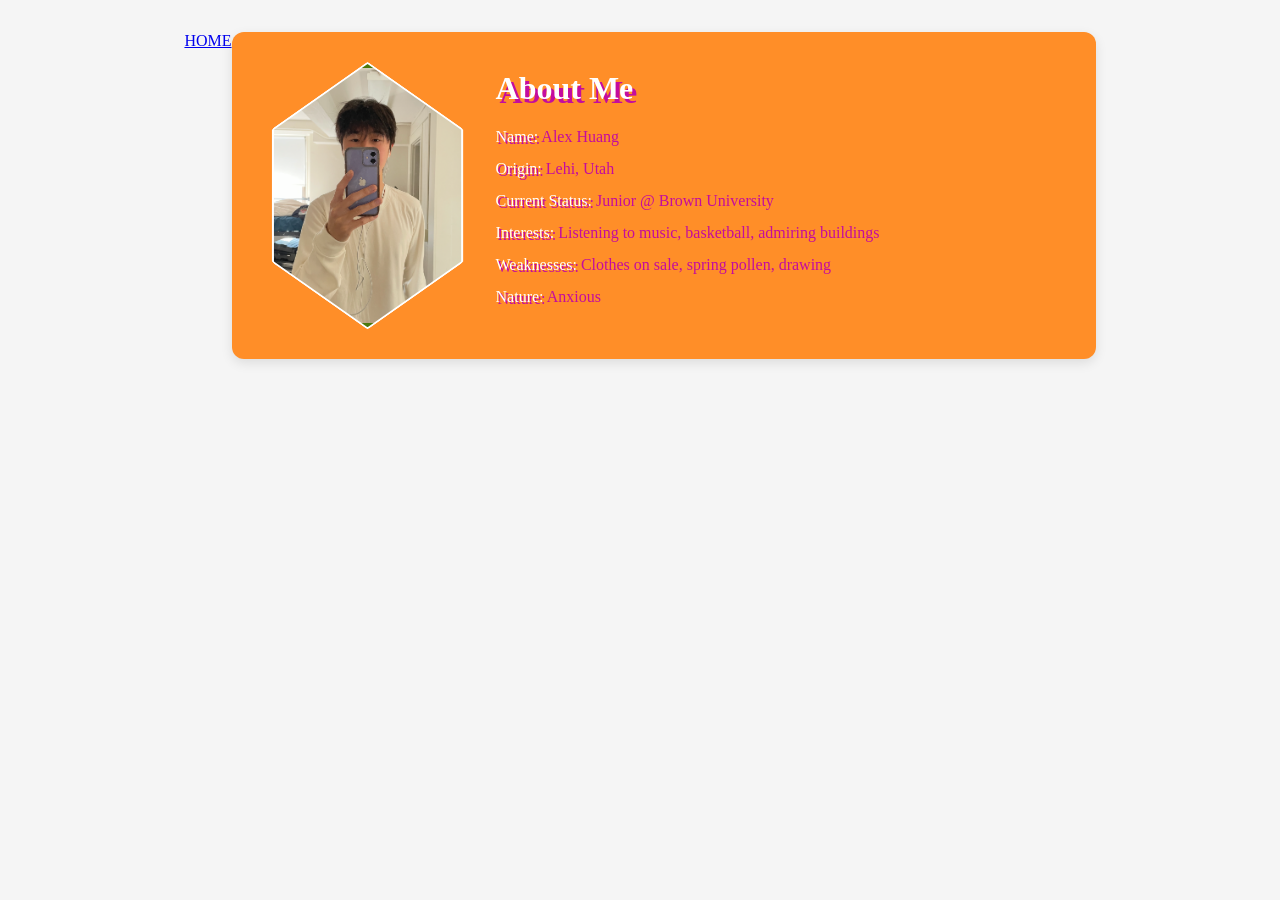
<file: about-me/about-me.html>
<!DOCTYPE html>
<html lang="en">
  <head>
    <meta charset="UTF-8" />
    <meta name="viewport" content="width=device-width, initial-scale=1.0" />
    <title>Alex Huang | Portfolio</title>
    <link rel="stylesheet" href="about-me.css" />
  </head>
  <body>
    <a href="../index.html">HOME</a>
    <div class="about-container">
      <div class="profile-img-wrap">
        <img
          class="profile-image"
          src="../assets/portfolio/selfie.png"
          alt="My profile"
        />
      </div>

      <div class="bio">
        <h1>About Me</h1>
        <p><span class="label">Name:</span> Alex Huang</p>
        <p><span class="label">Origin:</span> Lehi, Utah</p>
        <p>
          <span class="label">Current Status:</span> Junior @ Brown University
        </p>
        <p>
          <span class="label">Interests:</span> Listening to music, basketball,
          admiring buildings
        </p>
        <p>
          <span class="label">Weaknesses:</span> Clothes on sale, spring pollen,
          drawing
        </p>
        <p><span class="label">Nature:</span> Anxious</p>
      </div>
    </div>
  </body>
</html>
</file>
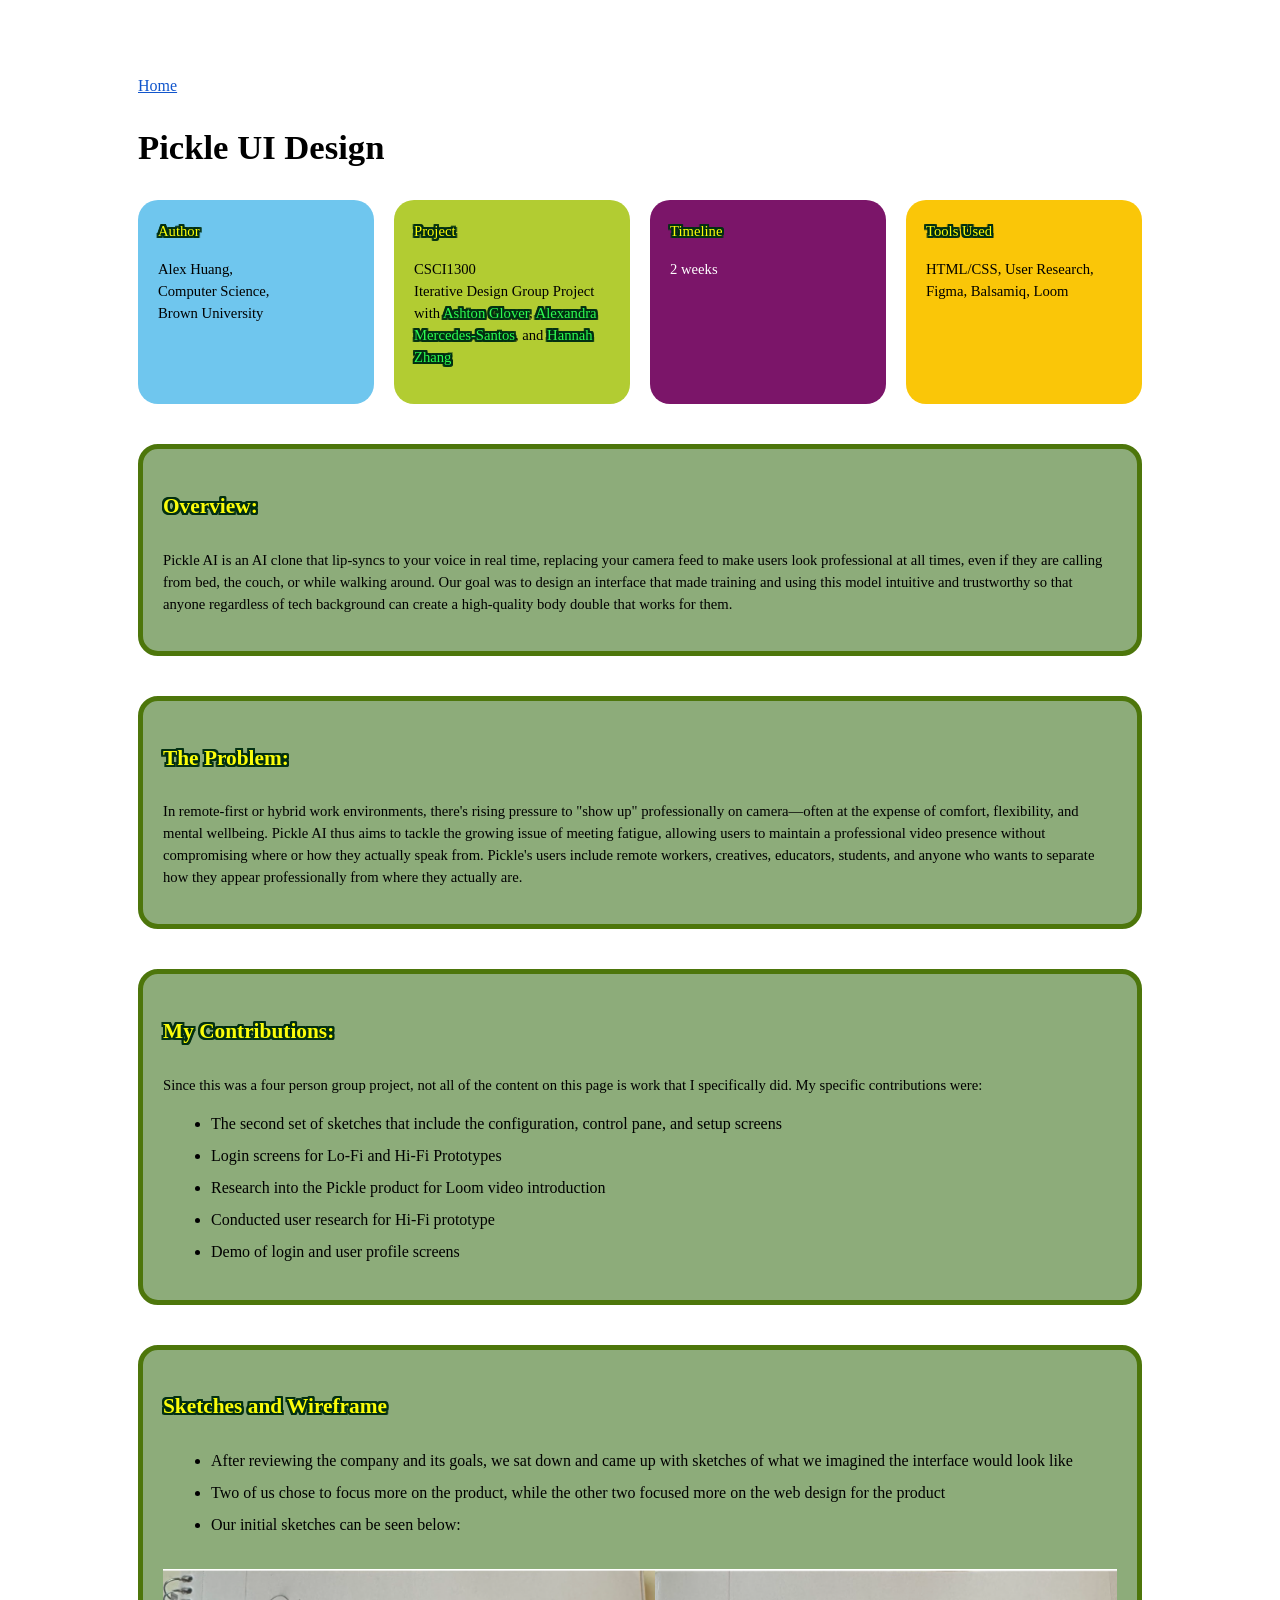
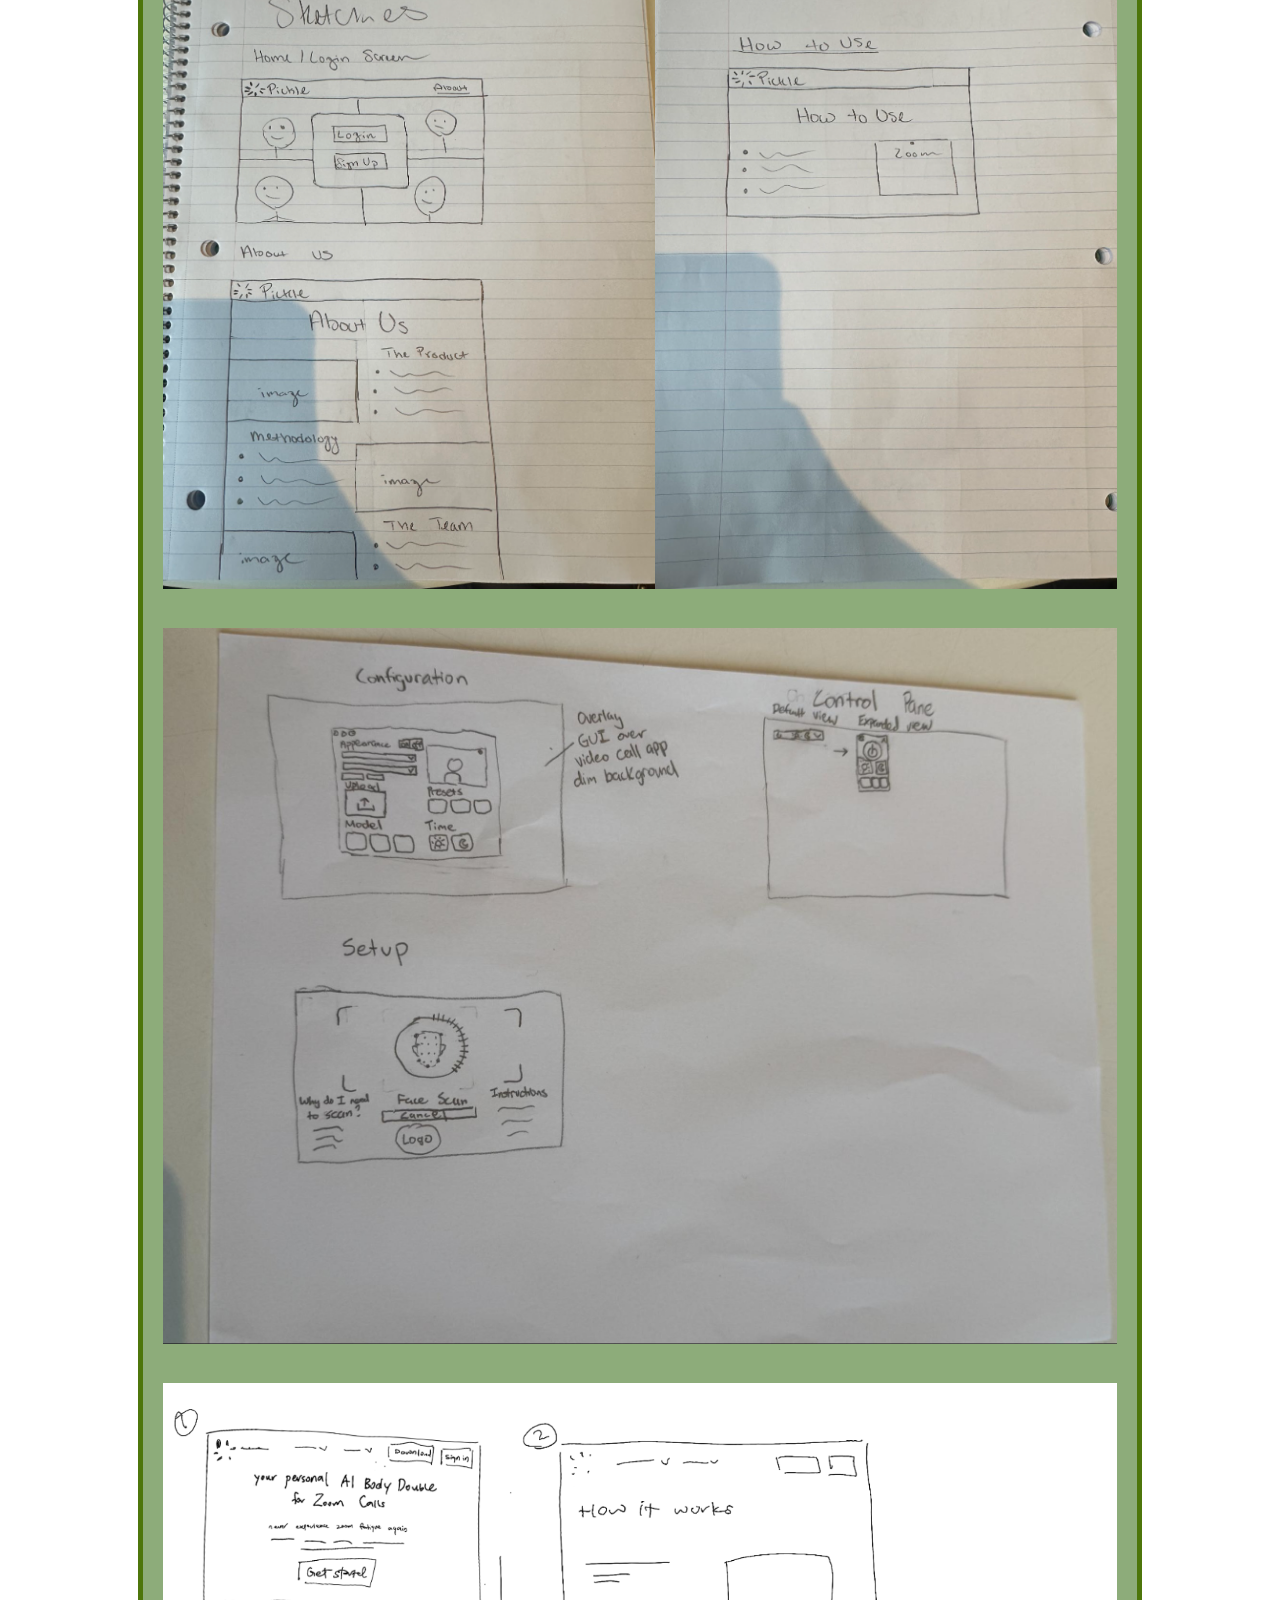
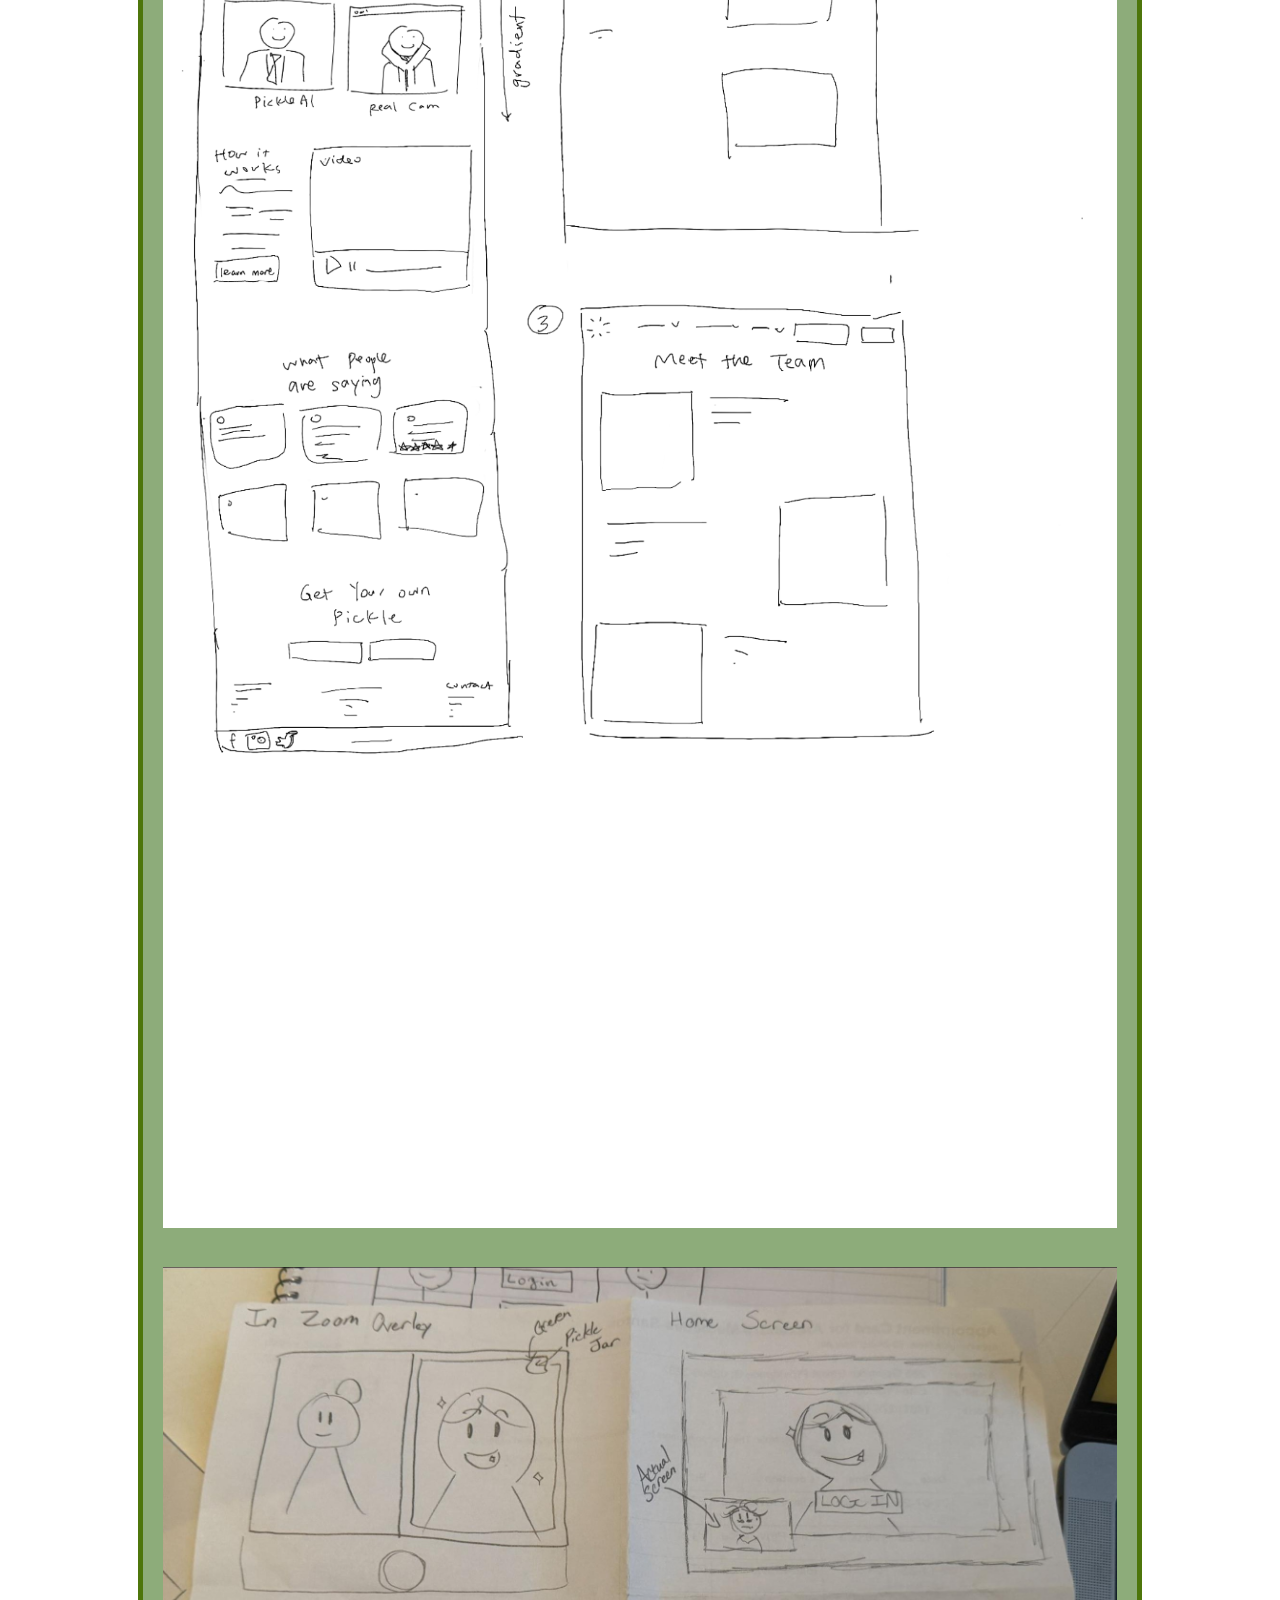
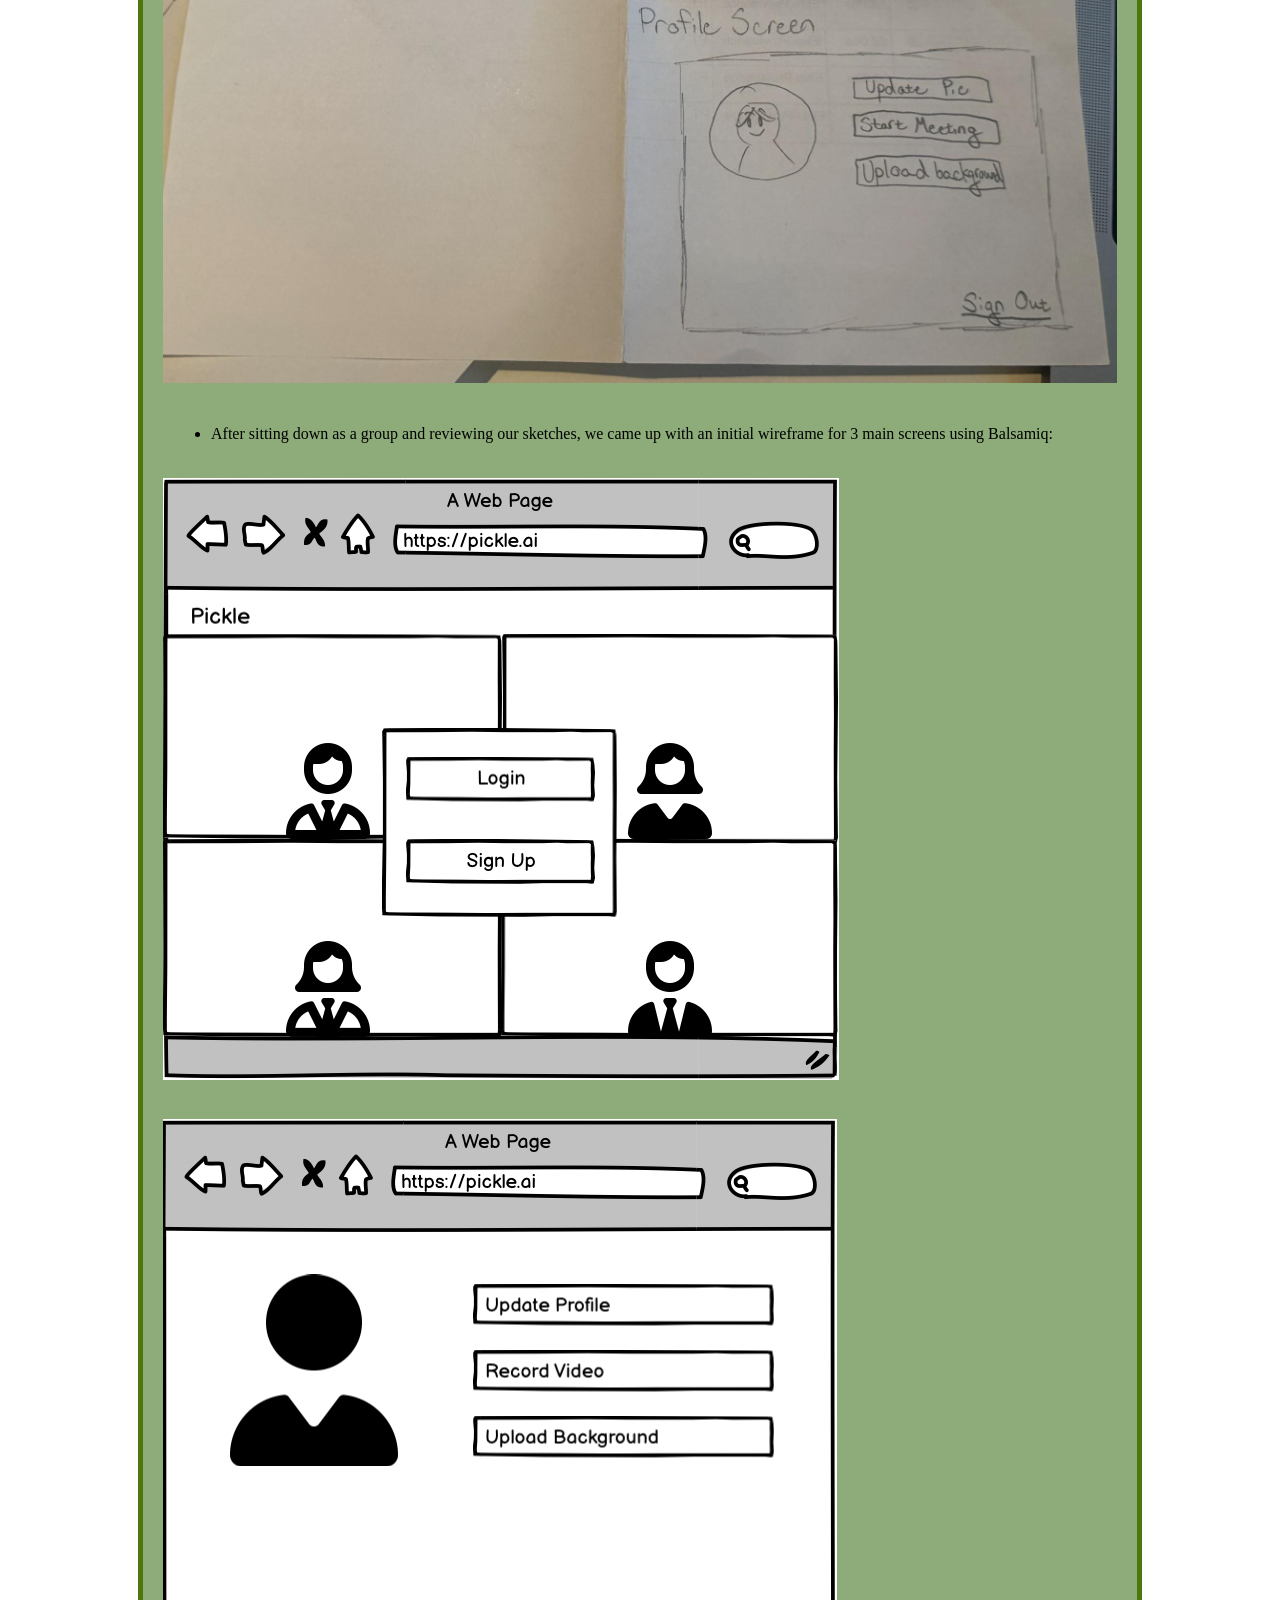
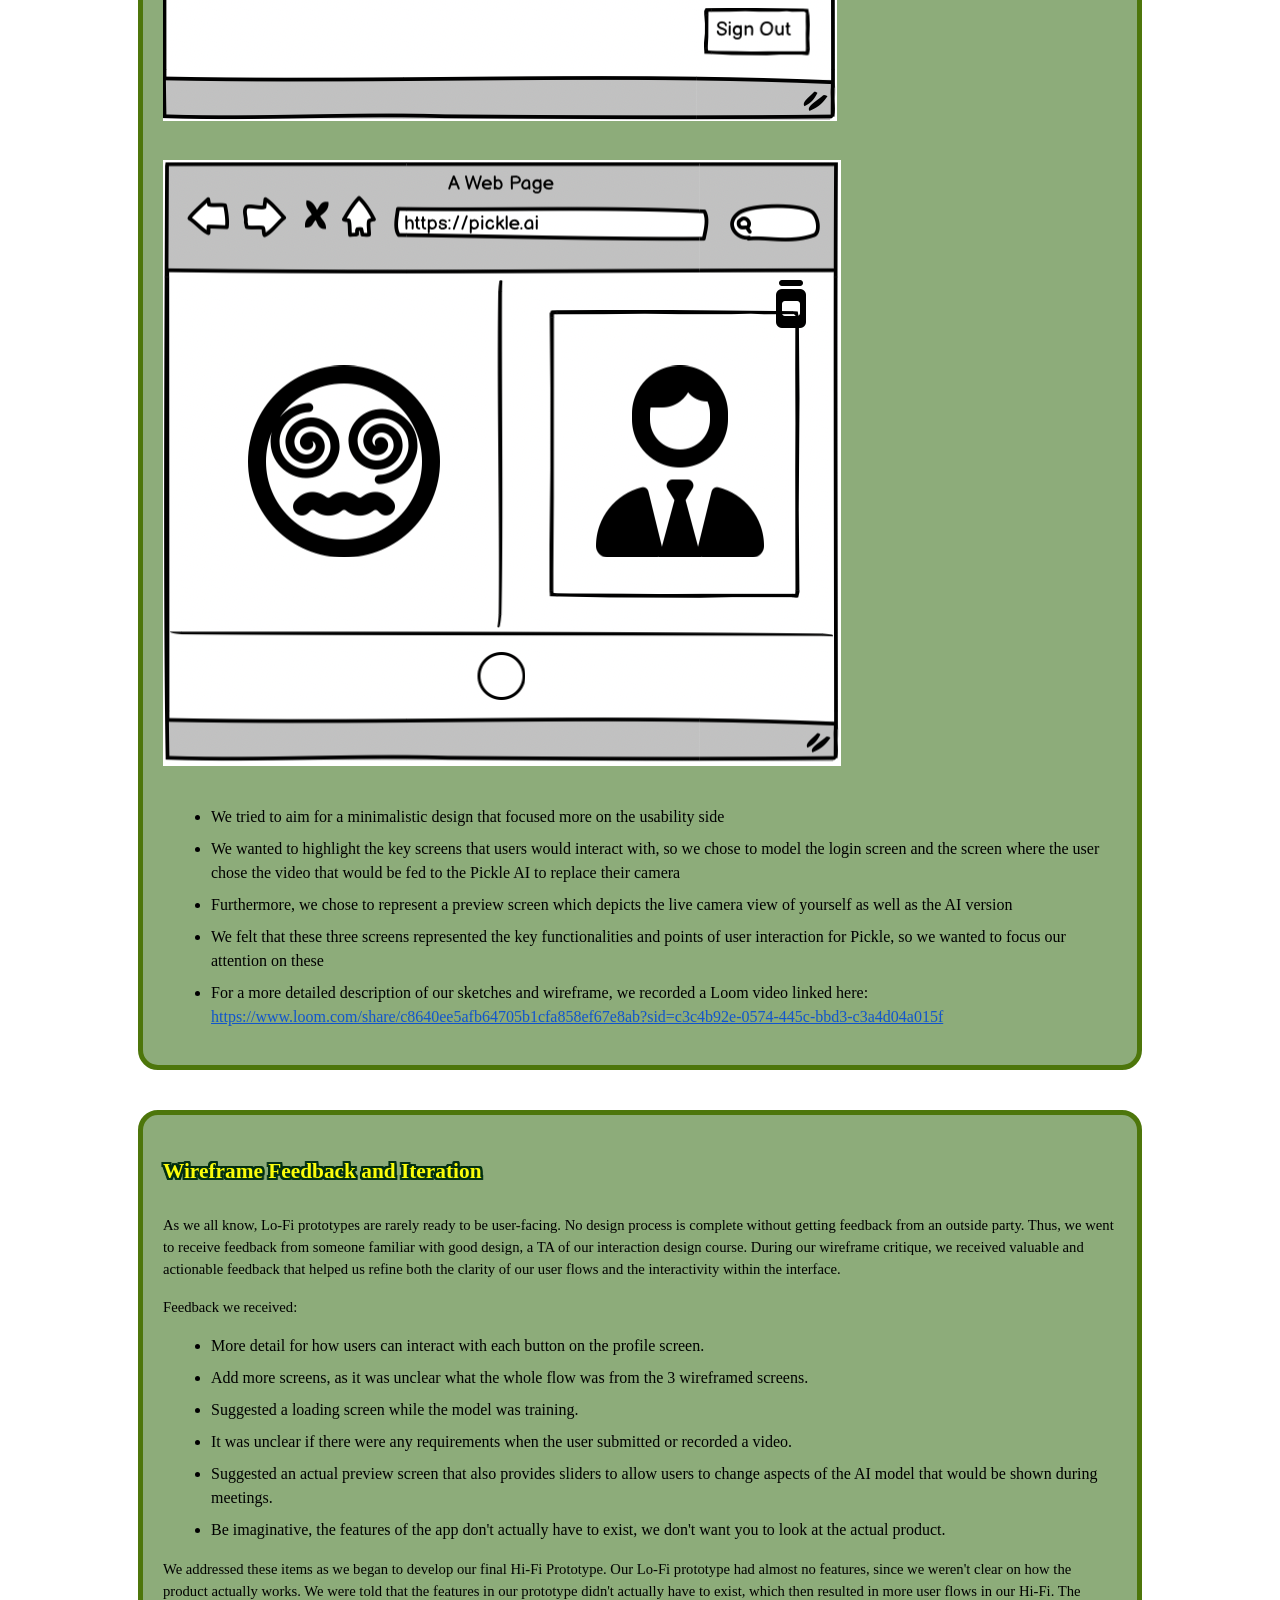
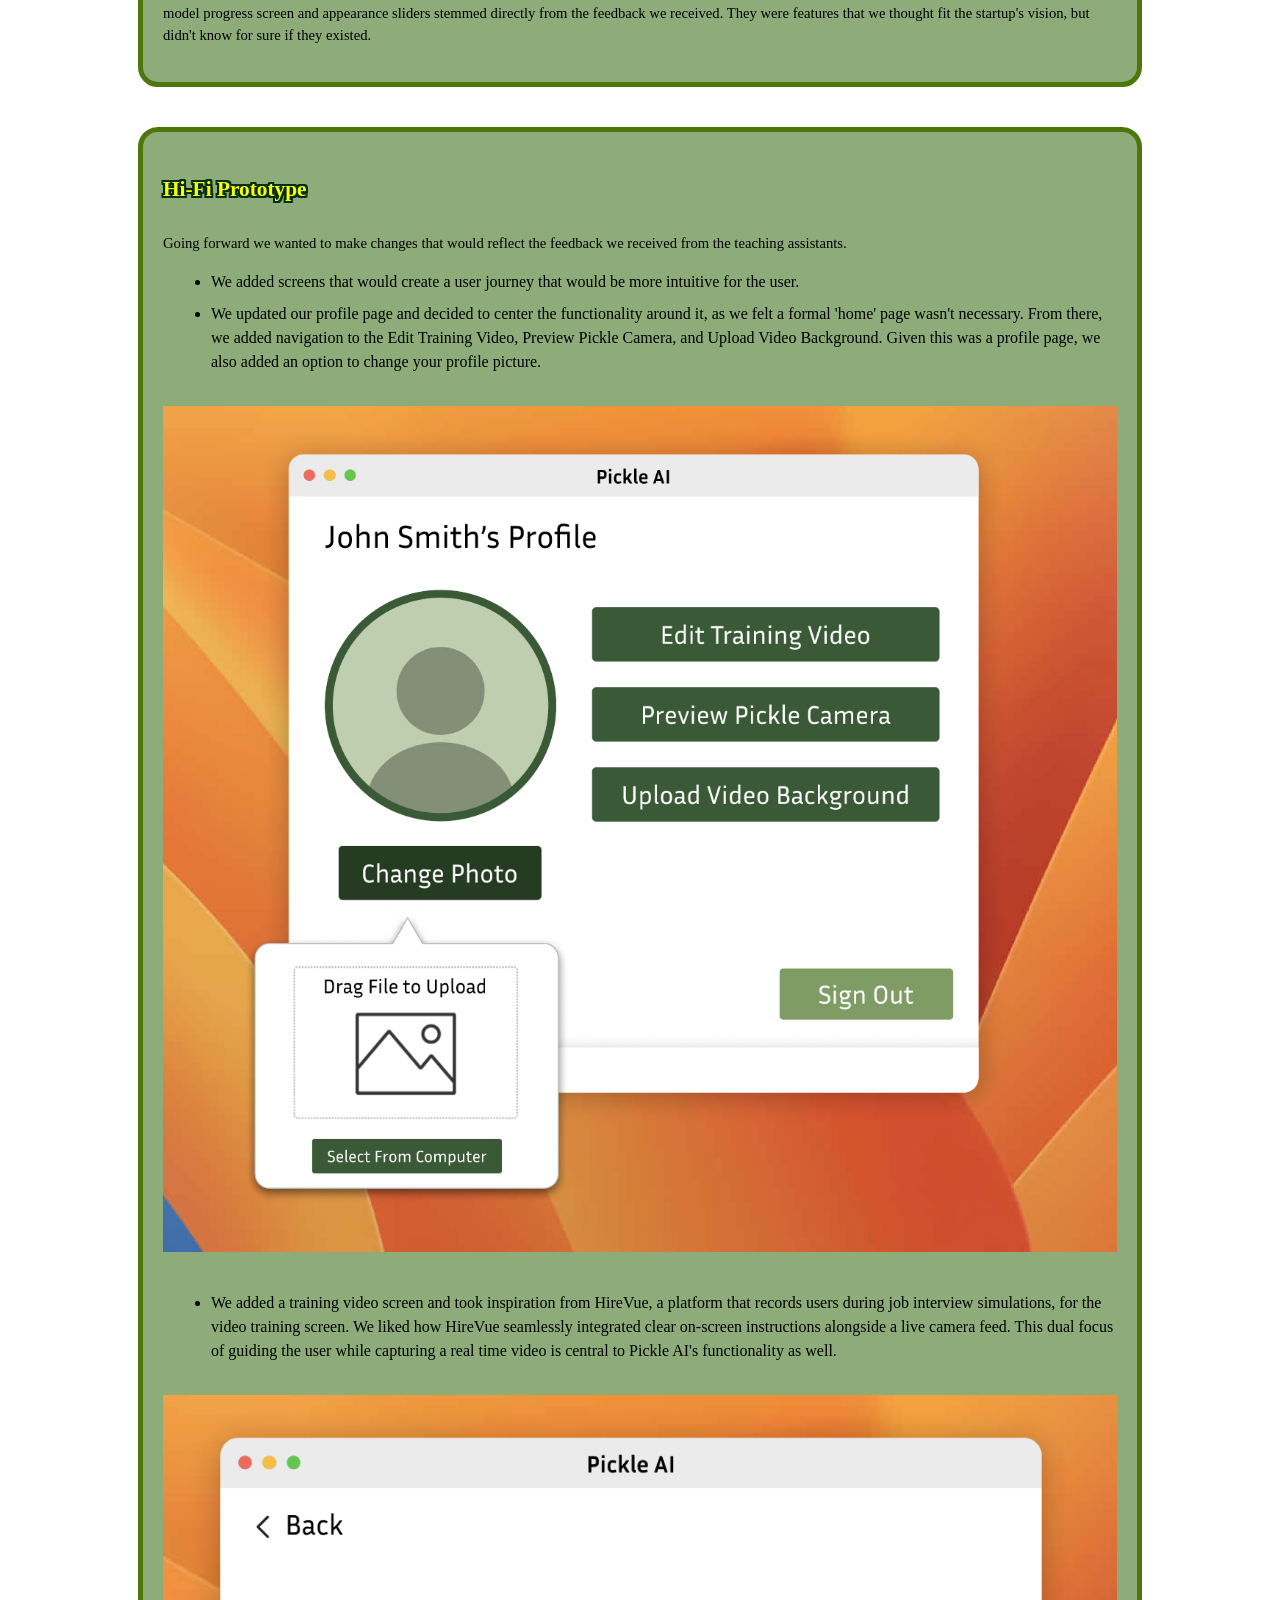
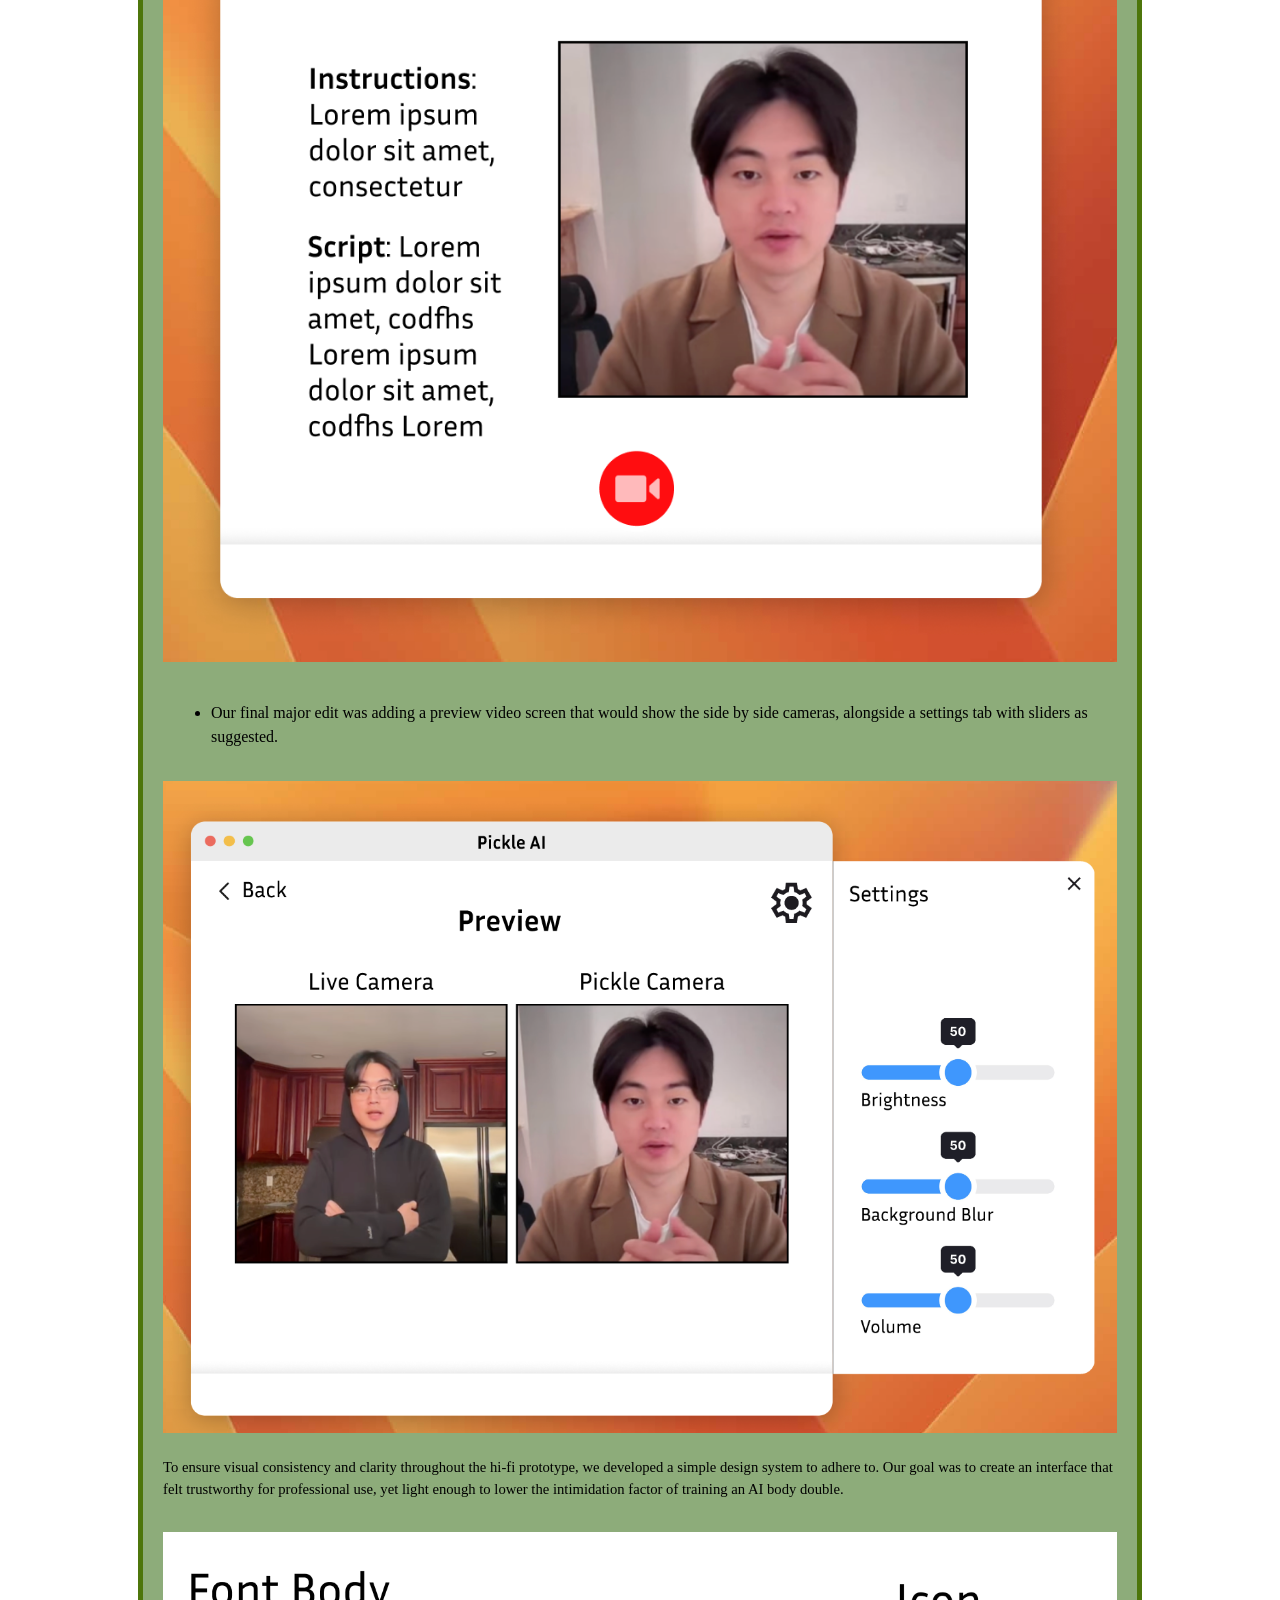
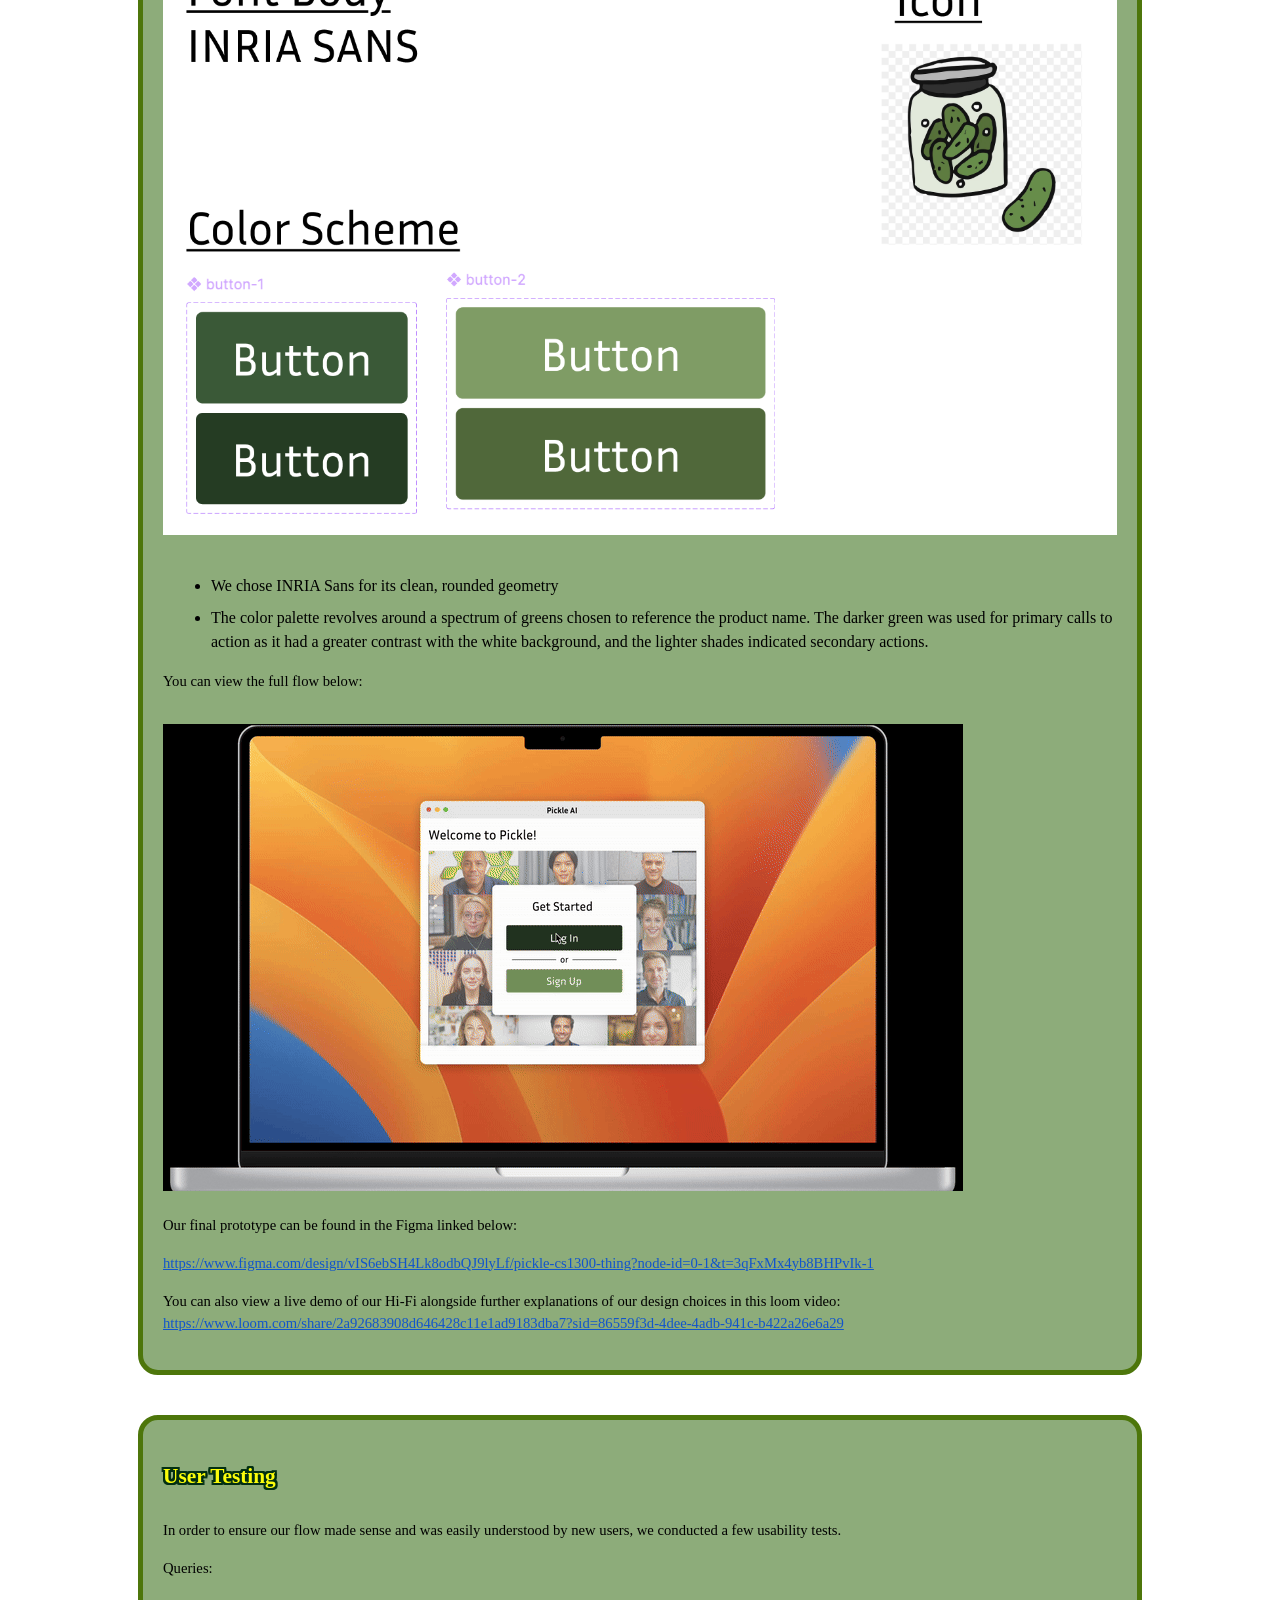
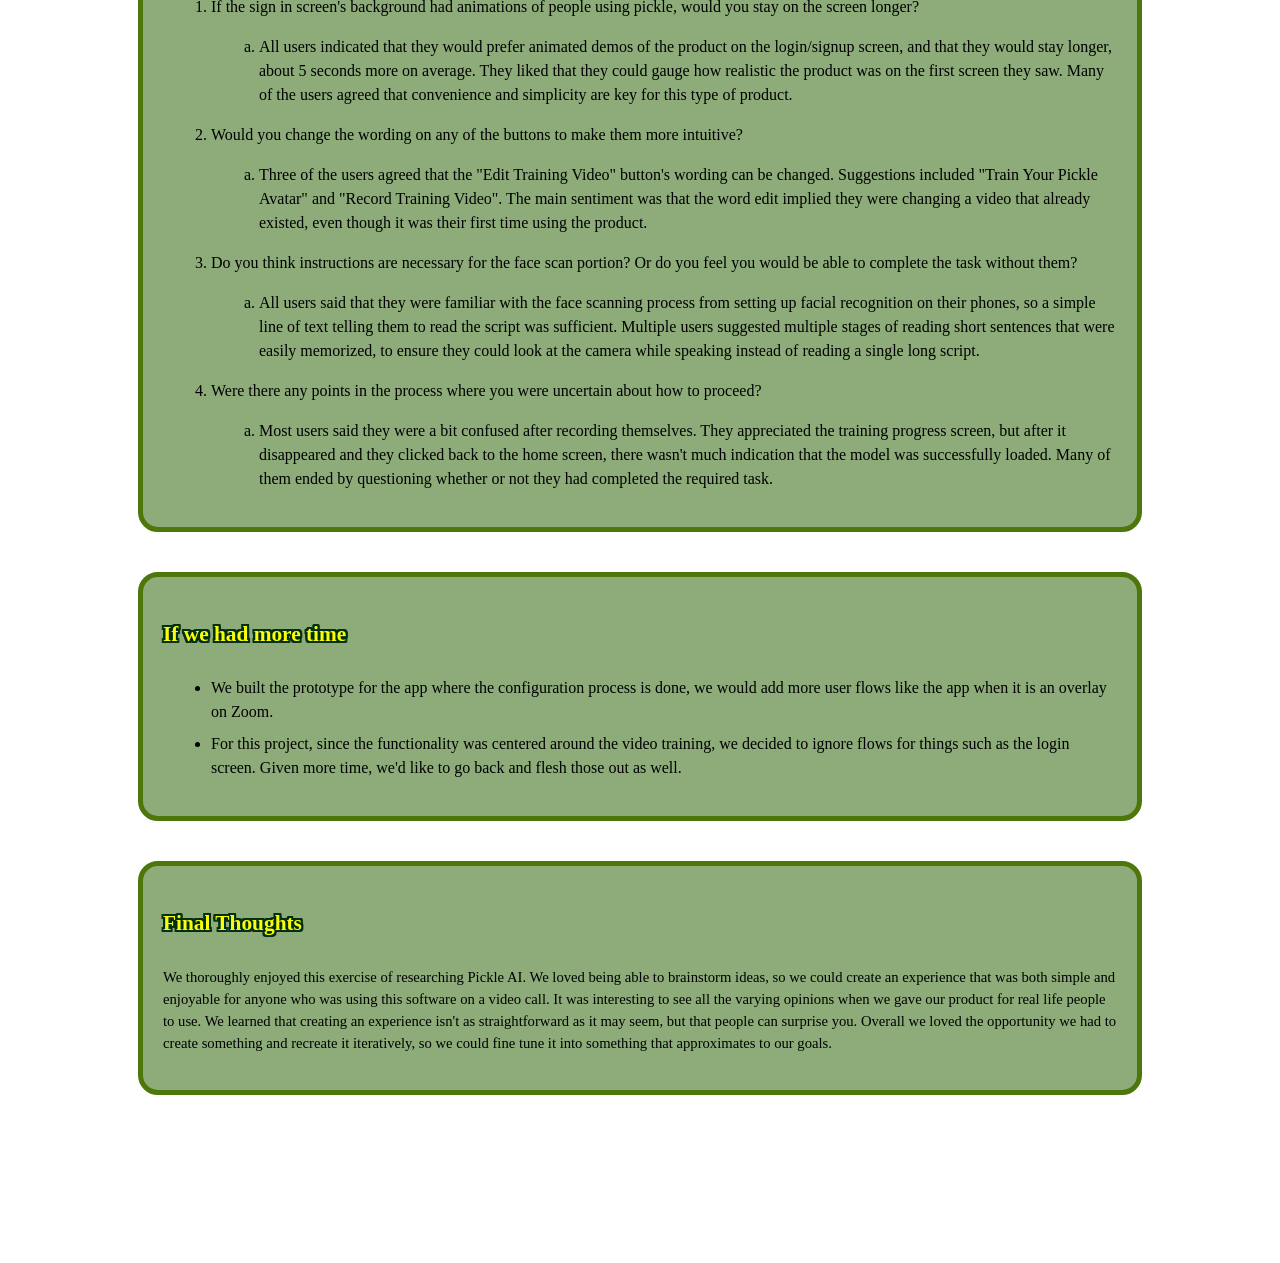
<file: iterative/iterative-design.html>
<!DOCTYPE html>
<html>
  <head>
    <meta charset="UTF-8" />
    <title>Pickle UI Design</title>
    <link rel="stylesheet" href="iterative.css" />
  </head>
  <a href='../index.html'> Home </a>
  <body>
    <h1 class="title">Pickle UI Design</h1>
    <div class="section">
        <div class="section info-grid">
          <div style="border-radius: 20px; background-color: #6FC6EE; padding: 20px">
            <p class="info-item">Author</p>
            <p>
              Alex Huang, <br />
              Computer Science, <br />
              Brown University
            </p>
          </div>
          <div style="border-radius: 20px; background-color: #B2CC32; padding: 20px">
            <p class="info-item">Project</p>
            <p>CSCI1300 <br> Iterative Design Group Project with <span class="names">Ashton Glover</span>, <span class="names">Alexandra Mercedes-Santos</span>, and <span class="names">Hannah Zhang</span></p>
          </div>
          <div style="border-radius: 20px; background-color: #7B1569; padding: 20px">
            <p class="info-item">Timeline</p>
            <p style="color: white;">2 weeks</p>
          </div>
          <div style="border-radius: 20px; background-color: #FAC608; padding: 20px">
            <p class="info-item">Tools Used</p>
            <p>HTML/CSS, User Research, Figma,
                Balsamiq, Loom</p>
          </div>
        </div>

    <div class="group">
      <h2>Overview:</h2>
      <p>
        Pickle AI is an AI clone that lip-syncs to your voice in real time,
        replacing your camera feed to make users look professional at all times,
        even if they are calling from bed, the couch, or while walking around.
        Our goal was to design an interface that made training and using this
        model intuitive and trustworthy so that anyone regardless of tech
        background can create a high-quality body double that works for them.
      </p>
    </div>

    <div class="group">
        <h2>The Problem:</h2>
    <p>
      In remote-first or hybrid work environments, there's rising pressure to
      "show up" professionally on camera—often at the expense of comfort,
      flexibility, and mental wellbeing. Pickle AI thus aims to tackle the
      growing issue of meeting fatigue, allowing users to maintain a
      professional video presence without compromising where or how they
      actually speak from. Pickle's users include remote workers, creatives,
      educators, students, and anyone who wants to separate how they appear
      professionally from where they actually are.
    </p>
    </div>

    <div class="group">
        <h2>My Contributions:</h2>
        <p>
            Since this was a four person group project, not all of the content on this page is work that I specifically did. My specific contributions were:
            <ul>
                <li>The second set of sketches that include the configuration, control pane, and setup screens</li>
                <li>Login screens for Lo-Fi and Hi-Fi Prototypes</li>
                <li>Research into the Pickle product for Loom video introduction</li>
                <li>Conducted user research for Hi-Fi prototype</li>
                <li>Demo of login and user profile screens</li>
            </ul>
        </p>
    </div>

    <div class="group">
        <h2>Sketches and Wireframe</h2>
        <ul>
          <li>
            After reviewing the company and its goals, we sat down and came up with
            sketches of what we imagined the interface would look like
          </li>
          <li>
            Two of us chose to focus more on the product, while the other two
            focused more on the web design for the product
          </li>
          <li>Our initial sketches can be seen below:</li>
        </ul>
    
        <img src="images/image4.png" alt="Initial sketch 1" />
        <img src="images/image11.jpg" alt="Initial sketch 2" />
        <img src="images/image5.png" alt="Initial sketch 3" />
        <img src="images/image6.jpg" alt="Initial sketch 4" />
    
        <ul>
          <li>
            After sitting down as a group and reviewing our sketches, we came up
            with an initial wireframe for 3 main screens using Balsamiq:
          </li>
        </ul>
    
        <img src="images/image12.png" alt="Wireframe 1" />
        <img src="images/image7.png" alt="Wireframe 2" />
        <img src="images/image1.png" alt="Wireframe 3" class="center" />
    
        <ul>
          <li>
            We tried to aim for a minimalistic design that focused more on the
            usability side
          </li>
          <li>
            We wanted to highlight the key screens that users would interact with,
            so we chose to model the login screen and the screen where the user
            chose the video that would be fed to the Pickle AI to replace their
            camera
          </li>
          <li>
            Furthermore, we chose to represent a preview screen which depicts the
            live camera view of yourself as well as the AI version
          </li>
          <li>
            We felt that these three screens represented the key functionalities and
            points of user interaction for Pickle, so we wanted to focus our
            attention on these
          </li>
          <li>
            For a more detailed description of our sketches and wireframe, we
            recorded a Loom video linked here:
            <a
              href="https://www.loom.com/share/c8640ee5afb64705b1cfa858ef67e8ab?sid=c3c4b92e-0574-445c-bbd3-c3a4d04a015f"
              >https://www.loom.com/share/c8640ee5afb64705b1cfa858ef67e8ab?sid=c3c4b92e-0574-445c-bbd3-c3a4d04a015f</a
            >
          </li>
        </ul>
    </div>

    <div class="group">
        <h2>Wireframe Feedback and Iteration</h2>
        <p>
          As we all know, Lo-Fi prototypes are rarely ready to be user-facing. No
          design process is complete without getting feedback from an outside party.
          Thus, we went to receive feedback from someone familiar with good design,
          a TA of our interaction design course. During our wireframe critique, we
          received valuable and actionable feedback that helped us refine both the
          clarity of our user flows and the interactivity within the interface.
        </p>
    
        <p>Feedback we received:</p>
        <ul>
          <li>
            More detail for how users can interact with each button on the profile
            screen.
          </li>
          <li>
            Add more screens, as it was unclear what the whole flow was from the 3
            wireframed screens.
          </li>
          <li>Suggested a loading screen while the model was training.</li>
          <li>
            It was unclear if there were any requirements when the user submitted or
            recorded a video.
          </li>
          <li>
            Suggested an actual preview screen that also provides sliders to allow
            users to change aspects of the AI model that would be shown during
            meetings.
          </li>
          <li>
            Be imaginative, the features of the app don't actually have to exist, we
            don't want you to look at the actual product.
          </li>
        </ul>
    
        <p>
          We addressed these items as we began to develop our final Hi-Fi Prototype.
          Our Lo-Fi prototype had almost no features, since we weren't clear on how
          the product actually works. We were told that the features in our
          prototype didn't actually have to exist, which then resulted in more user
          flows in our Hi-Fi. The model progress screen and appearance sliders
          stemmed directly from the feedback we received. They were features that we
          thought fit the startup's vision, but didn't know for sure if they
          existed.
        </p>
    </div>

    <div class="group">
        <h2>Hi-Fi Prototype</h2>
    <p>
      Going forward we wanted to make changes that would reflect the feedback we
      received from the teaching assistants.
    </p>

    <ul>
      <li>
        We added screens that would create a user journey that would be more
        intuitive for the user.
      </li>
      <li>
        We updated our profile page and decided to center the functionality
        around it, as we felt a formal 'home' page wasn't necessary. From there,
        we added navigation to the Edit Training Video, Preview Pickle Camera,
        and Upload Video Background. Given this was a profile page, we also
        added an option to change your profile picture.
      </li>
    </ul>

    <img src="images/image8.png" alt="Profile page" />

    <ul>
      <li>
        We added a training video screen and took inspiration from HireVue, a
        platform that records users during job interview simulations, for the
        video training screen. We liked how HireVue seamlessly integrated clear
        on-screen instructions alongside a live camera feed. This dual focus of
        guiding the user while capturing a real time video is central to Pickle
        AI's functionality as well.
      </li>
    </ul>

    <img src="images/image2.png" alt="Training video screen" />

    <ul>
      <li>
        Our final major edit was adding a preview video screen that would show
        the side by side cameras, alongside a settings tab with sliders as
        suggested.
      </li>
    </ul>

    <img src="images/image9.png" alt="Preview video screen" />

    <p>
      To ensure visual consistency and clarity throughout the hi-fi prototype,
      we developed a simple design system to adhere to. Our goal was to create
      an interface that felt trustworthy for professional use, yet light enough
      to lower the intimidation factor of training an AI body double.
    </p>

    <img src="images/image10.png" alt="Design system" />

    <ul>
      <li>We chose INRIA Sans for its clean, rounded geometry</li>
      <li>
        The color palette revolves around a spectrum of greens chosen to
        reference the product name. The darker green was used for primary calls
        to action as it had a greater contrast with the white background, and
        the lighter shades indicated secondary actions.
      </li>
    </ul>

    <p>You can view the full flow below:</p>
    <img src="images/image3.gif" alt="Full prototype flow" />

    <p>Our final prototype can be found in the Figma linked below:</p>
    <p>
      <a
        href="https://www.figma.com/design/vIS6ebSH4Lk8odbQJ9lyLf/pickle-cs1300-thing?node-id=0-1&t=3qFxMx4yb8BHPvIk-1"
        >https://www.figma.com/design/vIS6ebSH4Lk8odbQJ9lyLf/pickle-cs1300-thing?node-id=0-1&t=3qFxMx4yb8BHPvIk-1</a
      >
    </p>

    <p>
      You can also view a live demo of our Hi-Fi alongside further explanations
      of our design choices in this loom video:
      <a
        href="https://www.loom.com/share/2a92683908d646428c11e1ad9183dba7?sid=86559f3d-4dee-4adb-941c-b422a26e6a29"
        >https://www.loom.com/share/2a92683908d646428c11e1ad9183dba7?sid=86559f3d-4dee-4adb-941c-b422a26e6a29</a
      >
    </p>
    </div>

    <div class="group">
        <h2>User Testing</h2>
        <p>
          In order to ensure our flow made sense and was easily understood by new
          users, we conducted a few usability tests.
        </p>
    
        <p>Queries:</p>
        <ol>
          <li>
            If the sign in screen's background had animations of people using
            pickle, would you stay on the screen longer?
            <ol>
              <li>
                All users indicated that they would prefer animated demos of the
                product on the login/signup screen, and that they would stay longer,
                about 5 seconds more on average. They liked that they could gauge
                how realistic the product was on the first screen they saw. Many of
                the users agreed that convenience and simplicity are key for this
                type of product.
              </li>
            </ol>
          </li>
          <li>
            Would you change the wording on any of the buttons to make them more
            intuitive?
            <ol>
              <li>
                Three of the users agreed that the "Edit Training Video" button's
                wording can be changed. Suggestions included "Train Your Pickle
                Avatar" and "Record Training Video". The main sentiment was that the
                word edit implied they were changing a video that already existed,
                even though it was their first time using the product.
              </li>
            </ol>
          </li>
          <li>
            Do you think instructions are necessary for the face scan portion? Or do
            you feel you would be able to complete the task without them?
            <ol>
              <li>
                All users said that they were familiar with the face scanning
                process from setting up facial recognition on their phones, so a
                simple line of text telling them to read the script was sufficient.
                Multiple users suggested multiple stages of reading short sentences
                that were easily memorized, to ensure they could look at the camera
                while speaking instead of reading a single long script.
              </li>
            </ol>
          </li>
          <li>
            Were there any points in the process where you were uncertain about how
            to proceed?
            <ol>
              <li>
                Most users said they were a bit confused after recording themselves.
                They appreciated the training progress screen, but after it
                disappeared and they clicked back to the home screen, there wasn't
                much indication that the model was successfully loaded. Many of them
                ended by questioning whether or not they had completed the required
                task.
              </li>
            </ol>
          </li>
        </ol>
    </div>

    <div class="group">
        <h2>If we had more time</h2>
    <ul>
      <li>
        We built the prototype for the app where the configuration process is
        done, we would add more user flows like the app when it is an overlay on
        Zoom.
      </li>
      <li>
        For this project, since the functionality was centered around the video
        training, we decided to ignore flows for things such as the login
        screen. Given more time, we'd like to go back and flesh those out as
        well.
      </li>
    </ul>
    </div>

    <div class="group">
        <h2>Final Thoughts</h2>
    <p>
      We thoroughly enjoyed this exercise of researching Pickle AI. We loved
      being able to brainstorm ideas, so we could create an experience that was
      both simple and enjoyable for anyone who was using this software on a
      video call. It was interesting to see all the varying opinions when we
      gave our product for real life people to use. We learned that creating an
      experience isn't as straightforward as it may seem, but that people can
      surprise you. Overall we loved the opportunity we had to create something
      and recreate it iteratively, so we could fine tune it into something that
      approximates to our goals.
    </p>
    </div>
  </body>
</html>
</file>
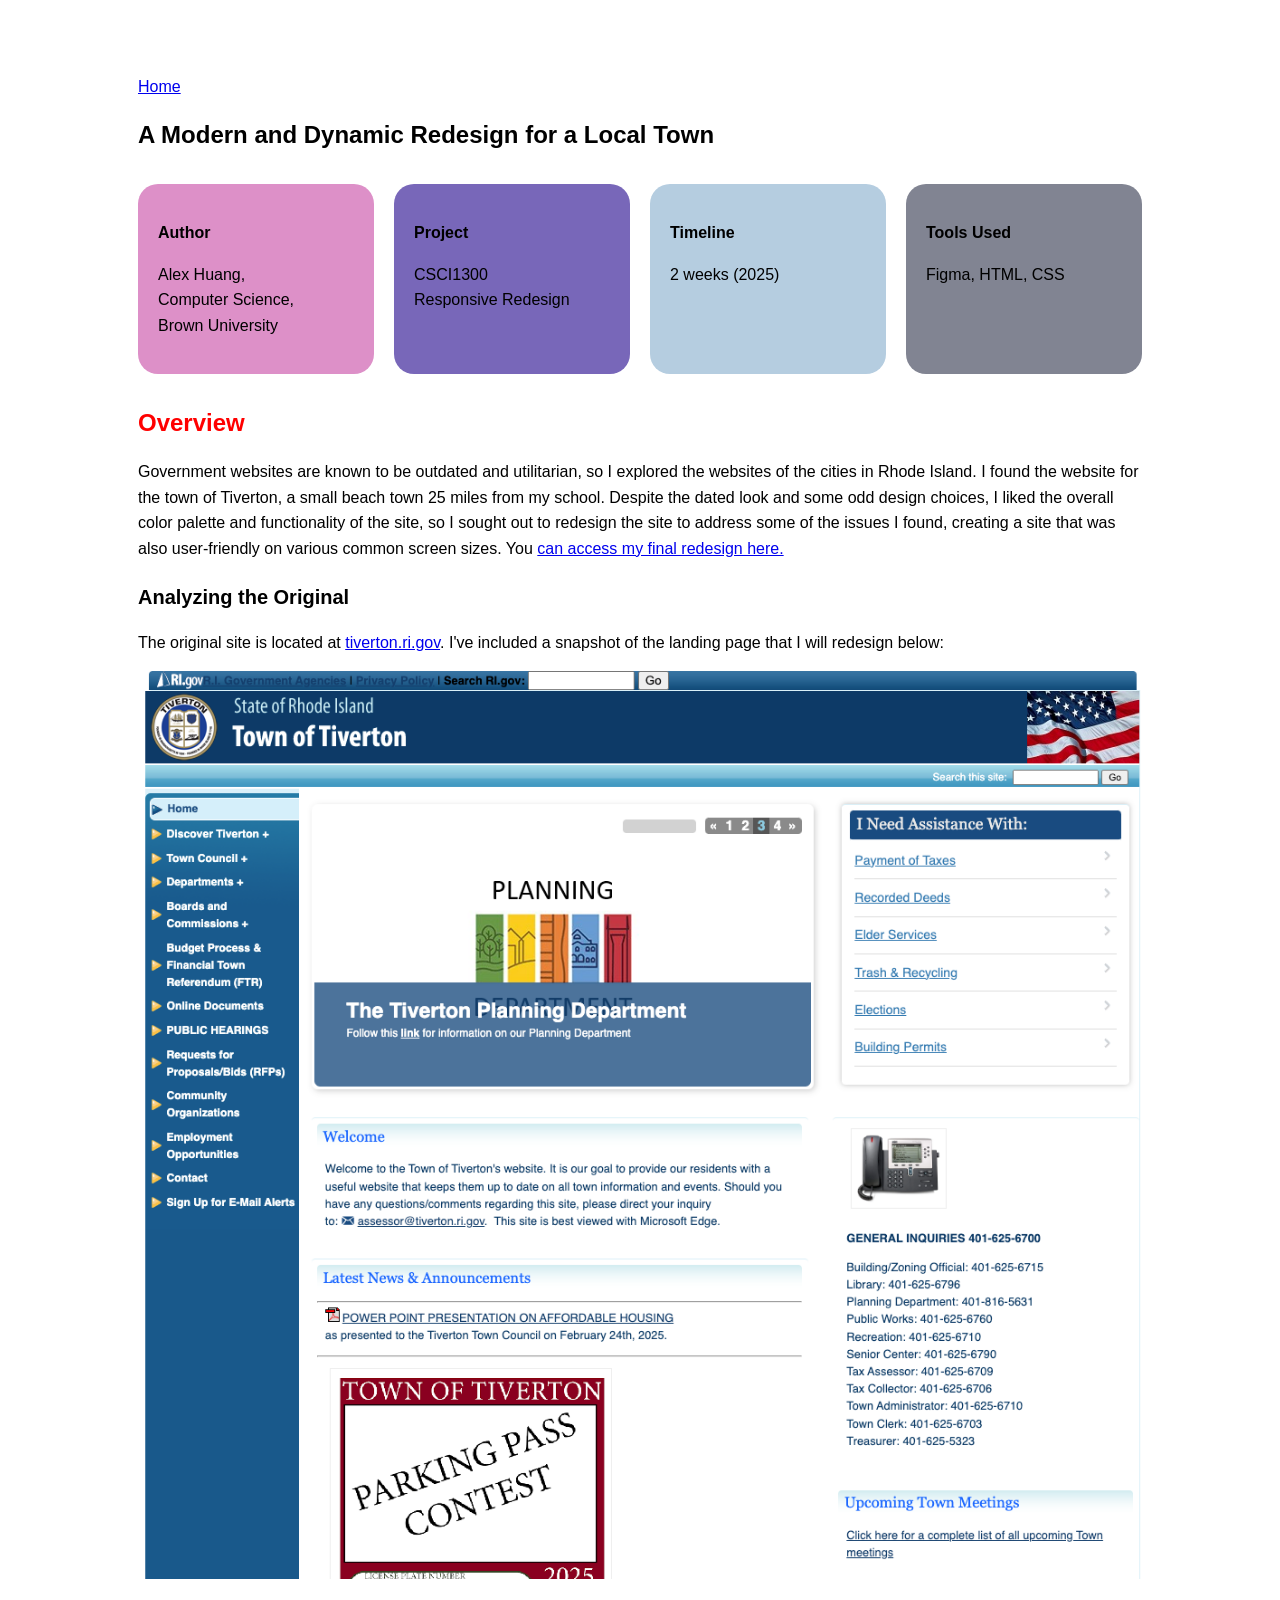
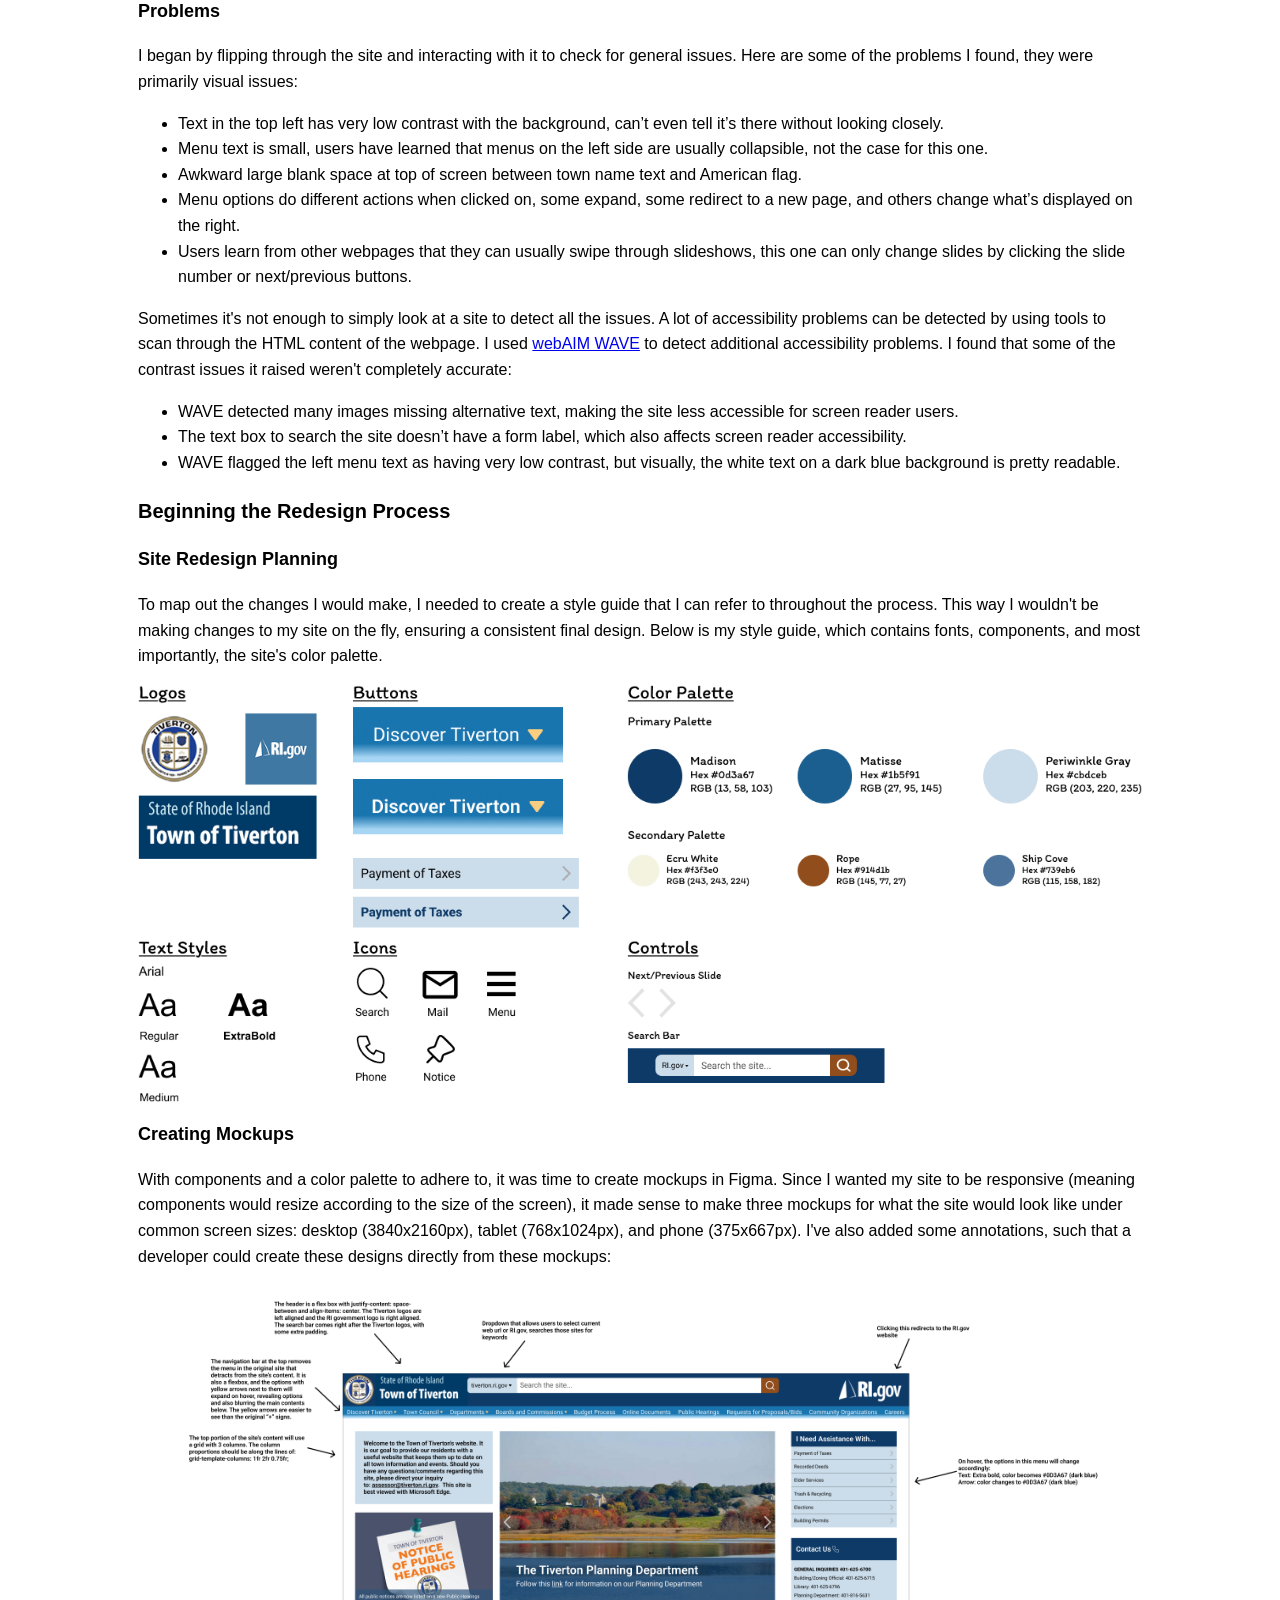
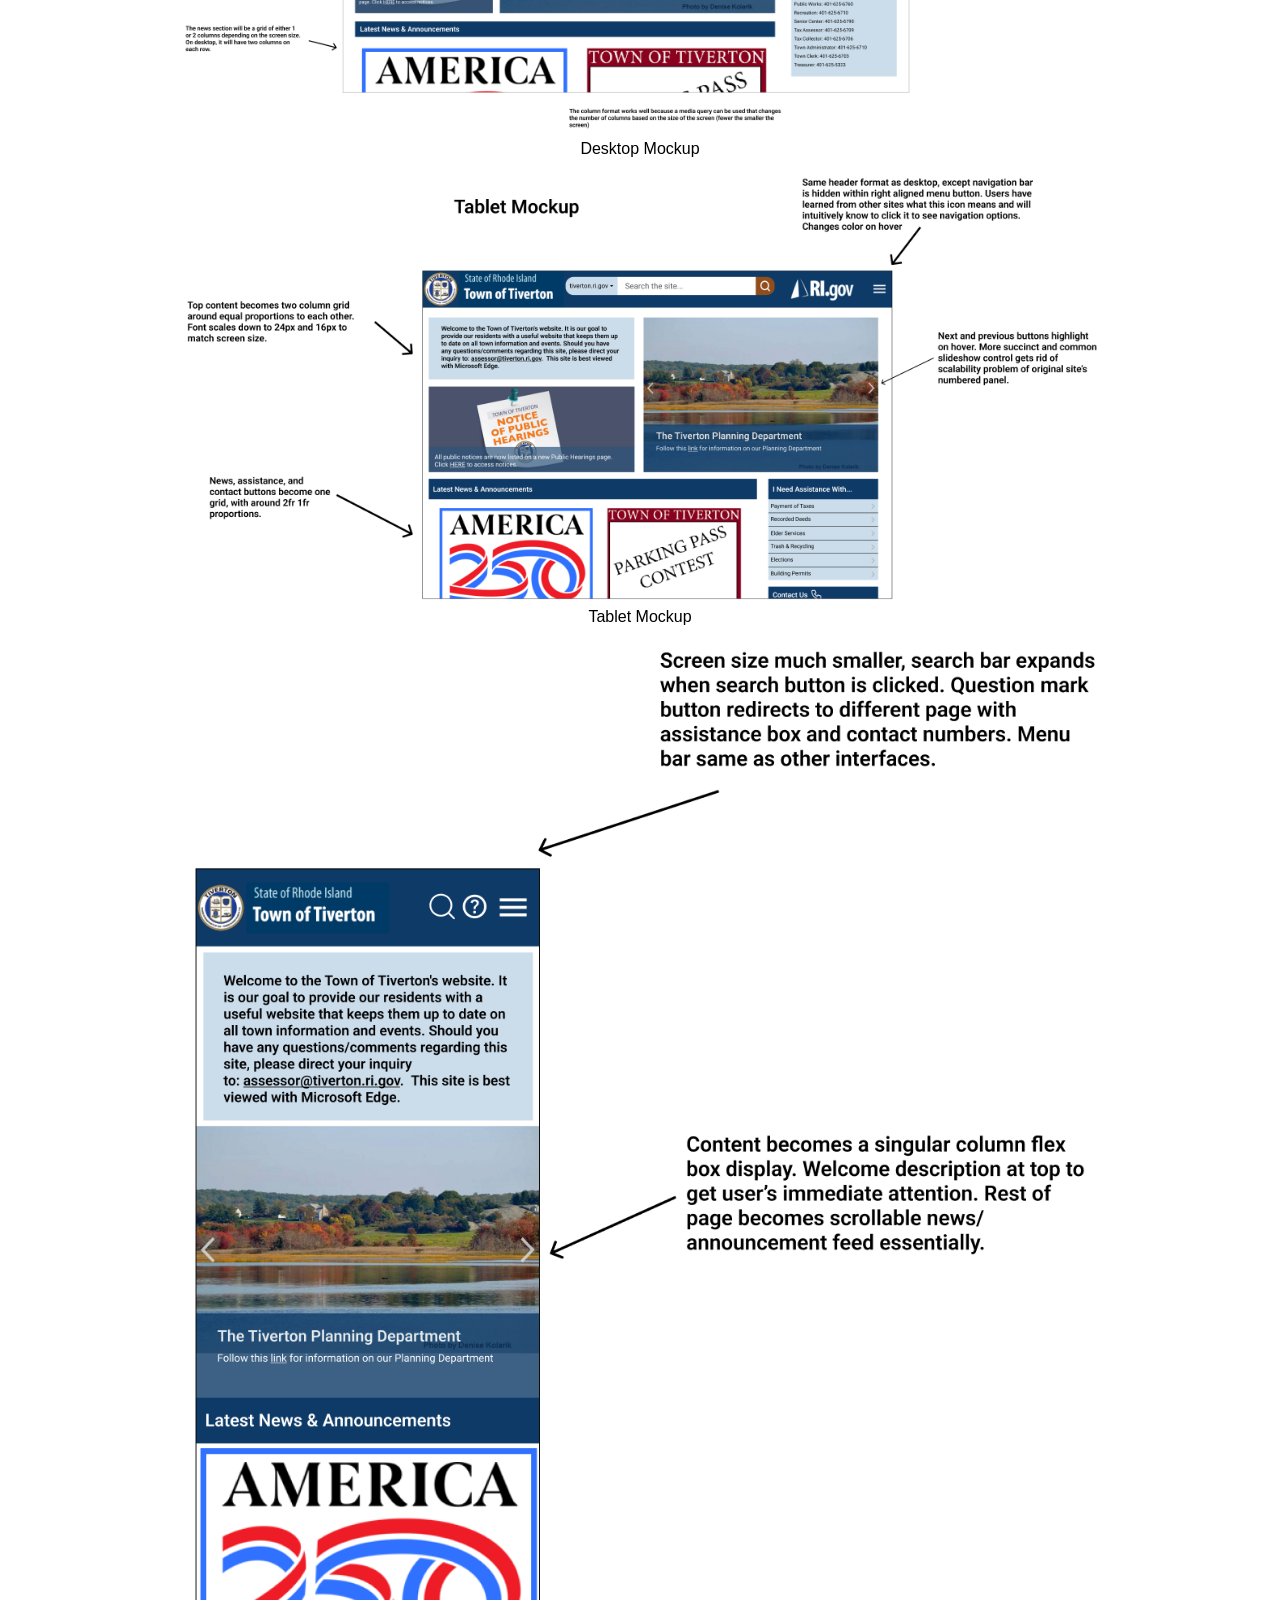
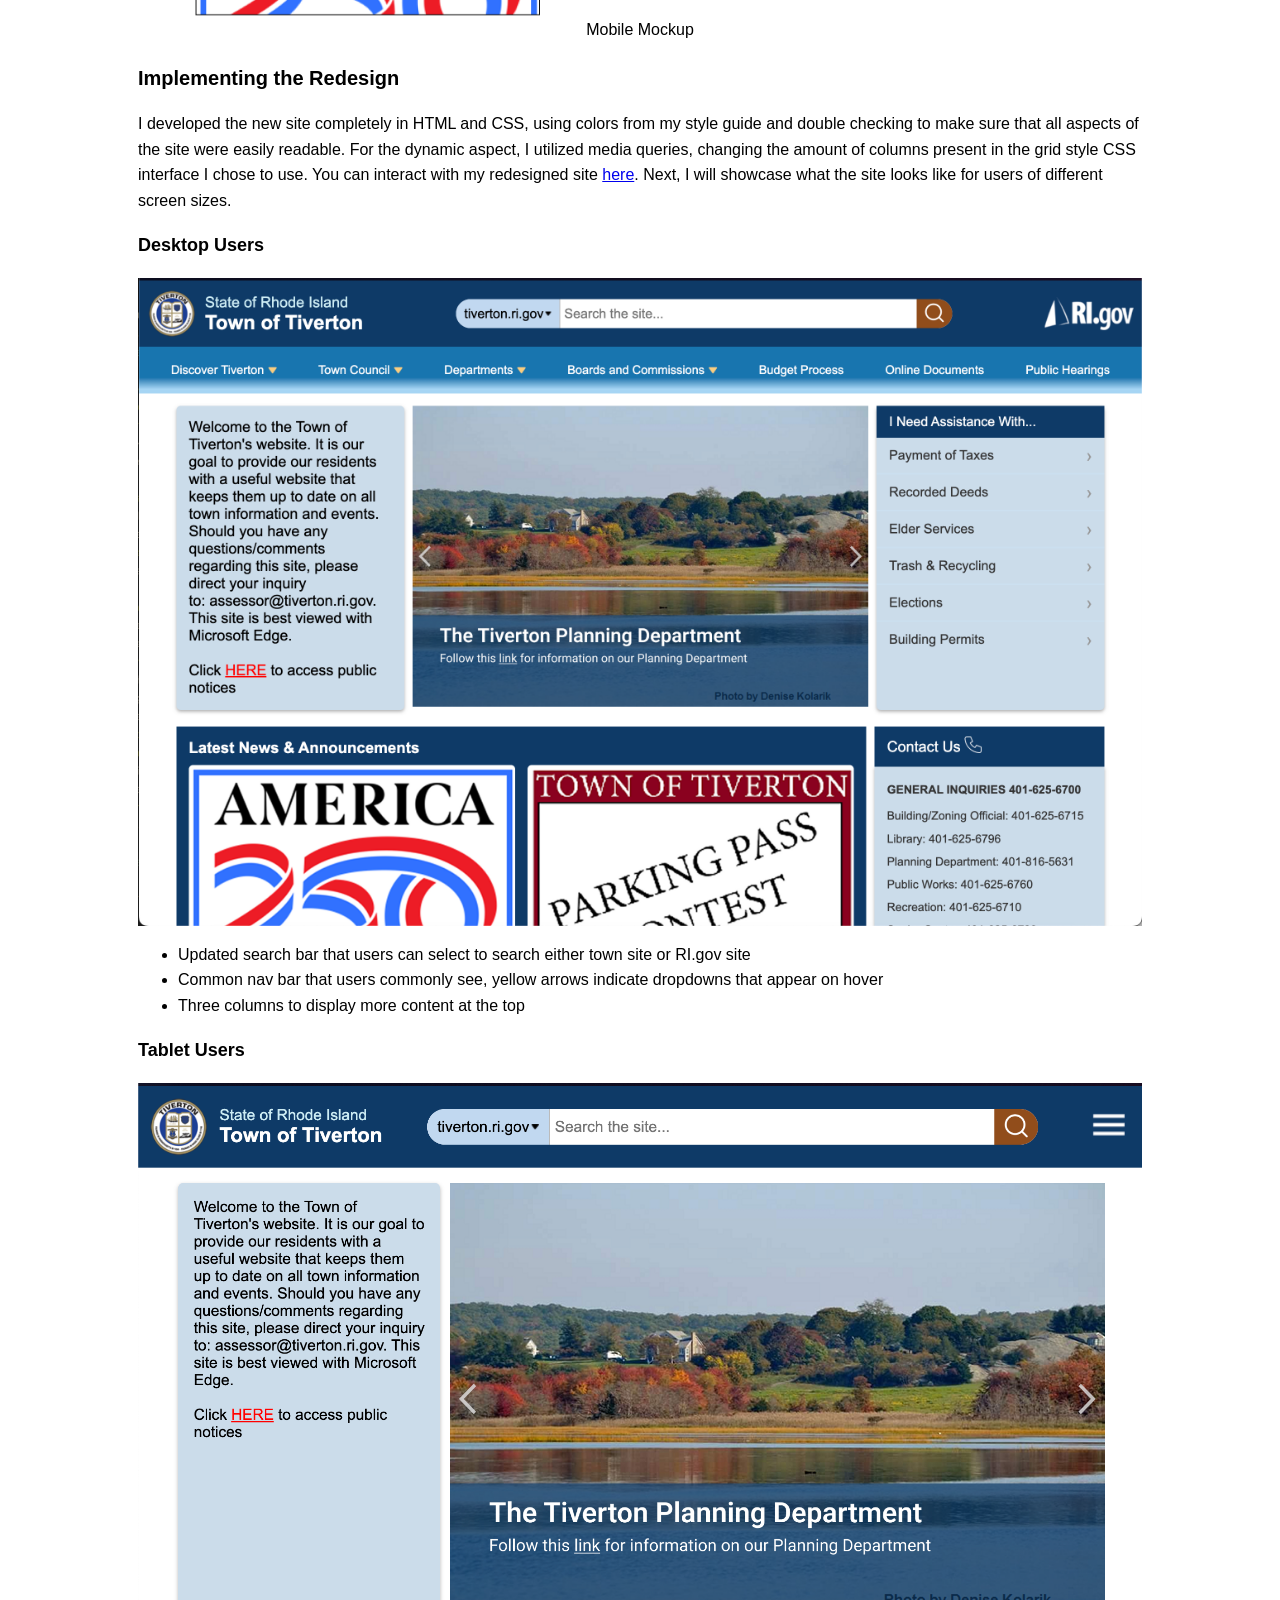
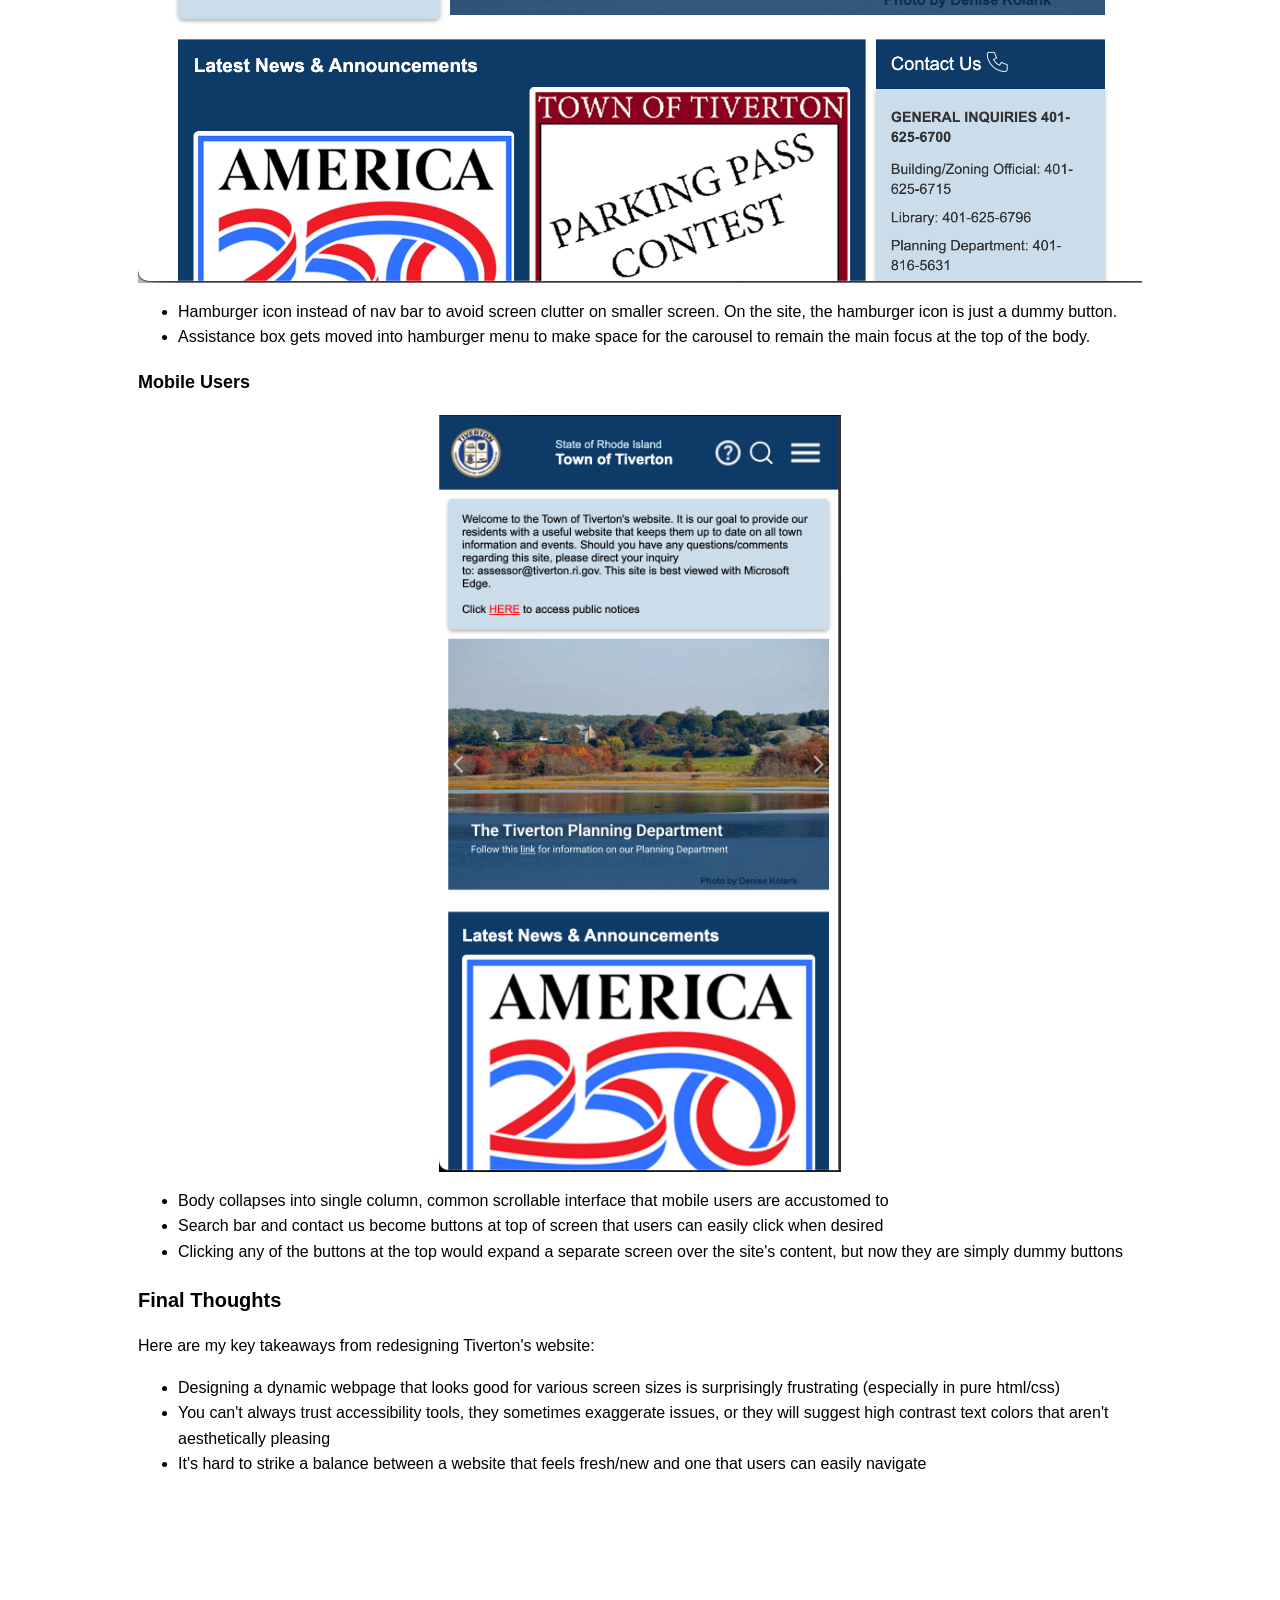
<file: responsive-redesign/responsive.html>
<!DOCTYPE html>
<html lang="en">
  <head>
    <meta charset="UTF-8" />
    <meta name="viewport" content="width=device-width, initial-scale=1.0" />
    <title>Responsive Redesign</title>
    <link rel="stylesheet" href="handin-styles.css" />
  </head>
  <a href="../index.html"> Home </a>

  <body>
    <div class="section">
      <h1>A Modern and Dynamic Redesign for a Local Town</h1>
    </div>

    <div class="section info-grid">
      <div
        style="border-radius: 20px; background-color: #dd90c8; padding: 20px"
      >
        <p class="info-item">Author</p>
        <p>
          Alex Huang, <br />
          Computer Science, <br />
          Brown University
        </p>
      </div>
      <div
        style="border-radius: 20px; background-color: #7867b9; padding: 20px"
      >
        <p class="info-item">Project</p>
        <p>
          CSCI1300 <br />
          Responsive Redesign
        </p>
      </div>
      <div
        style="border-radius: 20px; background-color: #b5cde0; padding: 20px"
      >
        <p class="info-item">Timeline</p>
        <p>2 weeks (2025)</p>
      </div>
      <div
        style="border-radius: 20px; background-color: #818492; padding: 20px"
      >
        <p class="info-item">Tools Used</p>
        <p>Figma, HTML, CSS</p>
      </div>
    </div>
    <div class="overview">
      <div class="highlight"><h1>Overview</h1></div>
      <p>
        Government websites are known to be outdated and utilitarian, so I
        explored the websites of the cities in Rhode Island. I found the website
        for the town of Tiverton, a small beach town 25 miles from my school.
        Despite the dated look and some odd design choices, I liked the overall
        color palette and functionality of the site, so I sought out to redesign
        the site to address some of the issues I found, creating a site that was
        also user-friendly on various common screen sizes. You
        <a href="tiverton-redesign.html">can access my final redesign here.</a>
      </p>
    </div>
    <div class="group">
      <h2>Analyzing the Original</h2>
      <p>
        The original site is located at
        <a href="https://www.tiverton.ri.gov/">tiverton.ri.gov</a>. I've
        included a snapshot of the landing page that I will redesign below:
      </p>
      <img class="center" src="assets/original-site.png" />
      <h3>Problems</h3>
      <p>
        I began by flipping through the site and interacting with it to check
        for general issues. Here are some of the problems I found, they were
        primarily visual issues:
      </p>
      <ul>
        <li>
          Text in the top left has very low contrast with the background, can’t
          even tell it’s there without looking closely.
        </li>
        <li>
          Menu text is small, users have learned that menus on the left side are
          usually collapsible, not the case for this one.
        </li>
        <li>
          Awkward large blank space at top of screen between town name text and
          American flag.
        </li>
        <li>
          Menu options do different actions when clicked on, some expand, some
          redirect to a new page, and others change what’s displayed on the
          right.
        </li>
        <li>
          Users learn from other webpages that they can usually swipe through
          slideshows, this one can only change slides by clicking the slide
          number or next/previous buttons.
        </li>
      </ul>
      <p>
        Sometimes it's not enough to simply look at a site to detect all the
        issues. A lot of accessibility problems can be detected by using tools
        to scan through the HTML content of the webpage. I used
        <a href="https://wave.webaim.org/">webAIM WAVE</a> to detect additional
        accessibility problems. I found that some of the contrast issues it
        raised weren't completely accurate:
      </p>
      <ul>
        <li>
          WAVE detected many images missing alternative text, making the site
          less accessible for screen reader users.
        </li>
        <li>
          The text box to search the site doesn’t have a form label, which also
          affects screen reader accessibility.
        </li>
        <li>
          WAVE flagged the left menu text as having very low contrast, but
          visually, the white text on a dark blue background is pretty readable.
        </li>
      </ul>
    </div>
    <div class="group">
      <h2>Beginning the Redesign Process</h2>
      <h3>Site Redesign Planning</h3>
      <p>
        To map out the changes I would make, I needed to create a style guide
        that I can refer to throughout the process. This way I wouldn't be
        making changes to my site on the fly, ensuring a consistent final
        design. Below is my style guide, which contains fonts, components, and
        most importantly, the site's color palette.
      </p>
      <img class="center" style="width: 100%" src="assets/style-guide.png" />
      <h3>Creating Mockups</h3>
      <p>
        With components and a color palette to adhere to, it was time to create
        mockups in Figma. Since I wanted my site to be responsive (meaning
        components would resize according to the size of the screen), it made
        sense to make three mockups for what the site would look like under
        common screen sizes: desktop (3840x2160px), tablet (768x1024px), and
        phone (375x667px). I've also added some annotations, such that a
        developer could create these designs directly from these mockups:
      </p>
      <figure>
        <img class="center" src="assets/desktop-mockup.png" />
        <figcaption style="text-align: center">Desktop Mockup</figcaption>
      </figure>
      <figure>
        <img class="center" src="assets/tablet-mockup.png" />
        <figcaption style="text-align: center">Tablet Mockup</figcaption>
      </figure>
      <figure>
        <img class="center" src="assets/mobile-mockup.png" />
        <figcaption style="text-align: center">Mobile Mockup</figcaption>
      </figure>
    </div>
    <div class="group">
      <h2>Implementing the Redesign</h2>
      <p>
        I developed the new site completely in HTML and CSS, using colors from
        my style guide and double checking to make sure that all aspects of the
        site were easily readable. For the dynamic aspect, I utilized media
        queries, changing the amount of columns present in the grid style CSS
        interface I chose to use. You can interact with my redesigned site
        <a href="tiverton-redesign.html">here</a>. Next, I will showcase what
        the site looks like for users of different screen sizes.
      </p>
      <h3>Desktop Users</h3>
      <img class="center" src="assets/desktop-site.png" />
      <ul>
        <li>
          Updated search bar that users can select to search either town site or
          RI.gov site
        </li>
        <li>
          Common nav bar that users commonly see, yellow arrows indicate
          dropdowns that appear on hover
        </li>
        <li>Three columns to display more content at the top</li>
      </ul>
      <h3>Tablet Users</h3>
      <img class="center" src="assets/tablet-site.png" />
      <ul>
        <li>
          Hamburger icon instead of nav bar to avoid screen clutter on smaller
          screen. On the site, the hamburger icon is just a dummy button.
        </li>
        <li>
          Assistance box gets moved into hamburger menu to make space for the
          carousel to remain the main focus at the top of the body.
        </li>
      </ul>
      <h3>Mobile Users</h3>
      <img class="center" style="width: 40%" src="assets/mobile-site.png" />
      <ul>
        <li>
          Body collapses into single column, common scrollable interface that
          mobile users are accustomed to
        </li>
        <li>
          Search bar and contact us become buttons at top of screen that users
          can easily click when desired
        </li>
        <li>
          Clicking any of the buttons at the top would expand a separate screen
          over the site's content, but now they are simply dummy buttons
        </li>
      </ul>
    </div>
    <div class="group">
      <h2>Final Thoughts</h2>
      <p>Here are my key takeaways from redesigning Tiverton's website:</p>
      <ul>
        <li>
          Designing a dynamic webpage that looks good for various screen sizes
          is surprisingly frustrating (especially in pure html/css)
        </li>
        <li>
          You can't always trust accessibility tools, they sometimes exaggerate
          issues, or they will suggest high contrast text colors that aren't
          aesthetically pleasing
        </li>
        <li>
          It's hard to strike a balance between a website that feels fresh/new
          and one that users can easily navigate
        </li>
      </ul>
    </div>
  </body>
</html>
</file>
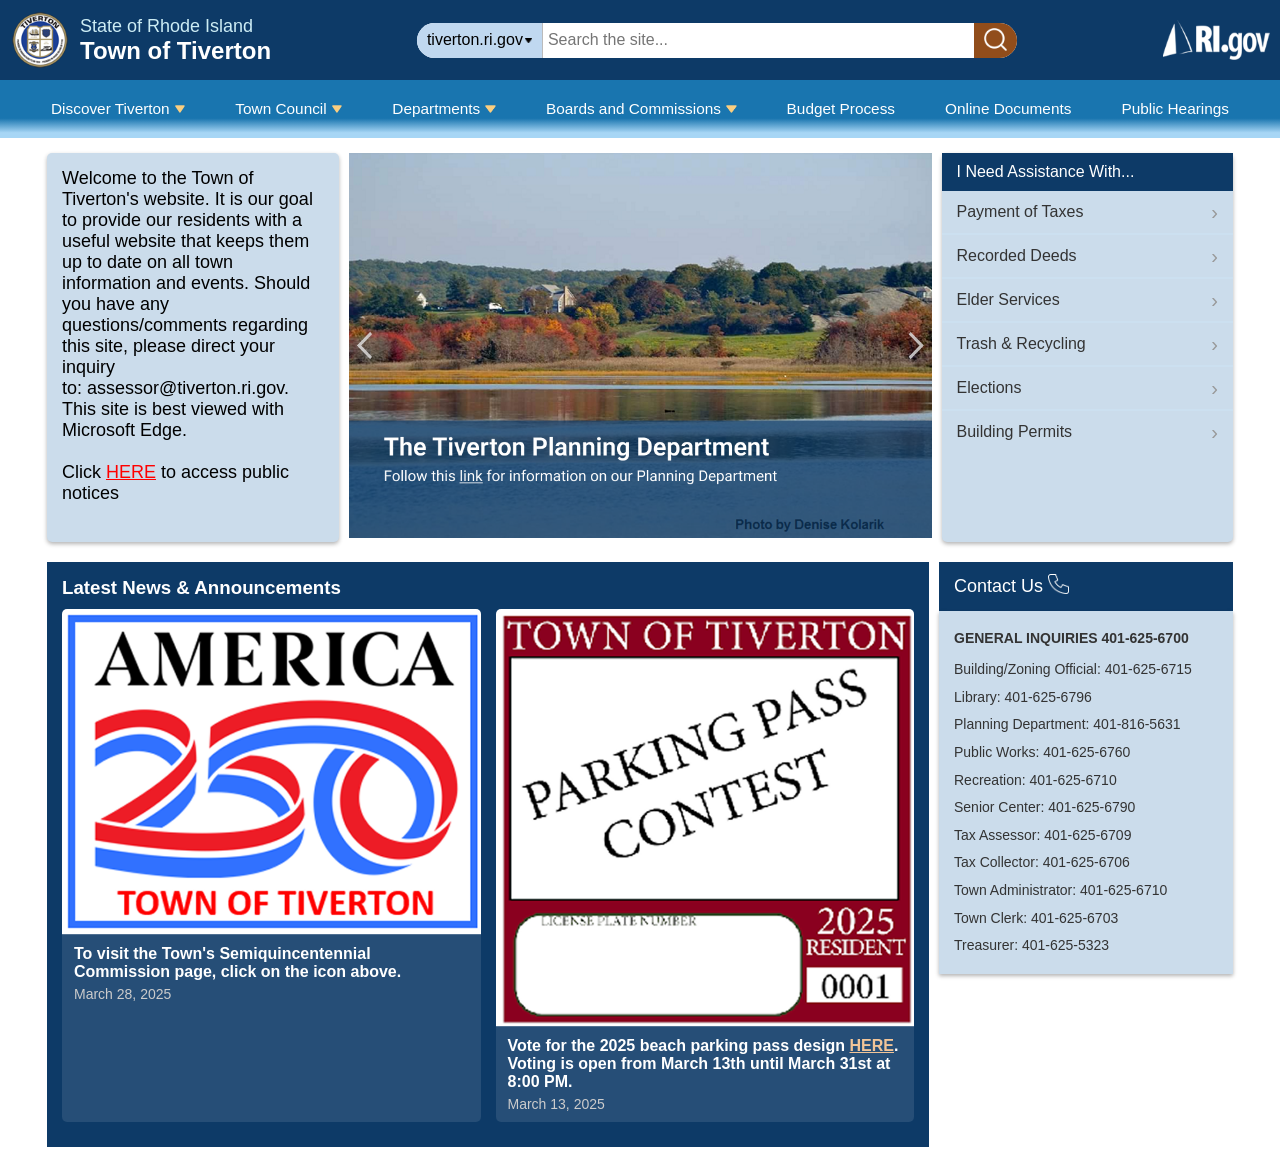
<file: responsive-redesign/tiverton-redesign.html>
<!DOCTYPE html>
<html lang="en">
  <head>
    <meta charset="UTF-8" />
    <meta name="viewport" content="width=device-width, initial-scale=1.0" />
    <title>Town of Tiverton</title>
    <link rel="stylesheet" href="styles.css" />
  </head>
  <body>
    <div class="container">
      <div class="header">
        <div class="logo"><img src="assets/Tiverton-Town-Seal-Logo.png" /></div>
        <div class="header-text">
          <div class="subtitle">State of Rhode Island</div>
          <div class="title">Town of Tiverton</div>
        </div>
        <div class="search-container">
          <div class="search-box">
            <div class="site-name">
              tiverton.ri.gov
              <span class="dropdown-arrow"
                ><img src="assets/black-dropdown.png"
              /></span>
            </div>
            <input type="text" placeholder="Search the site..." />
            <div class="search-button"><img src="assets/search.png" /></div>
          </div>
        </div>
        <div class="placeholder-image"><img src="assets/rigov.png" /></div>
        <div class="mobile-buttons">
          <div class="info">
            <img src="assets/info.png" />
          </div>
          <div class="search">
            <img src="assets/search.png" style="height: 25px" />
          </div>
          <div class="hamburger">
            <img src="assets/hamburger.png" />
          </div>
        </div>
      </div>
      <nav class="nav">
        <ul class="menu">
          <li class="has-dropdown">
            Discover Tiverton
            <span class="dropdown-arrow">
              <img src="assets/yellow-dropdown.png" />
            </span>
            <ul class="dropdown">
              <li>History</li>
              <li>Profile</li>
              <li>Attractions</li>
              <li>Events</li>
              <li>Images</li>
            </ul>
          </li>
          <li class="has-dropdown">
            Town Council
            <span class="dropdown-arrow">
              <img src="assets/yellow-dropdown.png" />
            </span>
            <ul class="dropdown">
              <li>Meetings</li>
              <li>Minutes</li>
              <li>Members</li>
              <li>Documents</li>
              <li>Subcommittees</li>
            </ul>
          </li>
          <li class="has-dropdown">
            Departments
            <span class="dropdown-arrow">
              <img src="assets/yellow-dropdown.png" />
            </span>
            <ul class="dropdown">
              <li>Police</li>
              <li>Fire</li>
              <li>Parks & Rec</li>
            </ul>
          </li>
          <li class="has-dropdown">
            Boards and Commissions
            <span class="dropdown-arrow">
              <img src="assets/yellow-dropdown.png" />
            </span>
            <ul class="dropdown">
              <li>Planning Board</li>
              <li>Zoning Board</li>
              <li>Conservation Commission</li>
            </ul>
          </li>
          <li>Budget Process</li>
          <li>Online Documents</li>
          <li>Public Hearings</li>
        </ul>
      </nav>

      <div class="content">
        <div class="top-section">
          <div class="welcome-box">
            <p>
              Welcome to the Town of Tiverton's website. It is our goal to
              provide our residents with a useful website that keeps them up to
              date on all town information and events. Should you have any
              questions/comments regarding this site, please direct your inquiry
              to: assessor@tiverton.ri.gov. This site is best viewed with
              Microsoft Edge. <br />
              <br />
              Click
              <span style="color: red; cursor: pointer"><u>HERE</u></span> to
              access public notices
            </p>
          </div>
          <div class="carousel">
            <div class="carousel-content">
              <img src="assets/carousel.png" />
            </div>
          </div>
          <div class="assistance-box">
            <h3>I Need Assistance With...</h3>
            <ul>
              <li><a href="#">Payment of Taxes</a></li>
              <li><a href="#">Recorded Deeds</a></li>
              <li><a href="#">Elder Services</a></li>
              <li><a href="#">Trash & Recycling</a></li>
              <li><a href="#">Elections</a></li>
              <li><a href="#">Building Permits</a></li>
            </ul>
          </div>
        </div>
        <div class="bottom">
          <div class="bottom-section">
            <h3>Latest News & Announcements</h3>
            <div class="news-grid">
              <div class="news-item">
                <img src="assets/news1.png" alt="News Image" />
                <p class="news-title">
                  To visit the Town's Semiquincentennial Commission page, click
                  on the icon above.
                </p>
                <p class="news-date">March 28, 2025</p>
              </div>
              <div class="news-item">
                <img src="assets/news2.png" alt="News Image" />
                <p class="news-title">
                  Vote for the 2025 beach parking pass design
                  <span style="color: #f2c598; cursor: pointer"
                    ><u>HERE</u></span
                  >. Voting is open from March 13th until March 31st at 8:00 PM.
                </p>
                <p class="news-date">March 13, 2025</p>
              </div>
            </div>
          </div>

          <div class="contact-section">
            <h3>
              Contact Us
              <span class="phone-icon"><img src="assets/phone.png" /></span>
            </h3>
            <div class="contact-info">
              <p class="general-inquiries">GENERAL INQUIRIES 401-625-6700</p>
              <p>Building/Zoning Official: 401-625-6715</p>
              <p>Library: 401-625-6796</p>
              <p>Planning Department: 401-816-5631</p>
              <p>Public Works: 401-625-6760</p>
              <p>Recreation: 401-625-6710</p>
              <p>Senior Center: 401-625-6790</p>
              <p>Tax Assessor: 401-625-6709</p>
              <p>Tax Collector: 401-625-6706</p>
              <p>Town Administrator: 401-625-6710</p>
              <p>Town Clerk: 401-625-6703</p>
              <p>Treasurer: 401-625-5323</p>
            </div>
          </div>
        </div>
      </div>
    </div>
  </body>
</html>
</file>
<file: main-page.css>
* {
  margin: 0;
  padding: 0;
  box-sizing: border-box;
}

body {
  font-family: "Jet Set";
  src: url("fonts/jet_set/jet-set.ttf");
  color: #111;
  background: #fff;
  line-height: 1.4;
}

.page-wrapper {
  width: 100%;
}

.video-container {
  position: relative;
  display: flex;
  align-items: center;
  justify-content: center;
  margin: auto;
  overflow: hidden;
}

.video-container video {
  min-width: 200px;
  position: absolute;
  top: 0;
  left: 0;
  width: 100%;
  height: 100%;
  object-fit: cover;
  z-index: 1;
}

.video-container .layout {
  position: relative;
  z-index: 2;
  display: flex;
  align-items: start;
  justify-content: center;
  gap: 5rem;
  padding: 2rem;
  max-width: 70%;
  min-width: 30%;
  min-height: 40%;
  margin: 0 auto;
  filter: drop-shadow(4px 4px #4d760b) drop-shadow(4px -4px #4d760b)
    drop-shadow(-4px 4px #4d760b) drop-shadow(-4px -4px #4d760b);
}

.video-container .layout-fill {
  position: relative;
  z-index: 2;
  background: rgba(129, 164, 108, 0.9);
  padding: 2rem;
  box-sizing: border-box;

  display: flex;
  align-items: start;
  justify-content: center;
  gap: 5rem;

  clip-path: polygon(
    5% 10%,
    20% 3%,
    17% 12%,
    35% 3%,
    45% 12%,
    55% 10%,
    48% 5%,
    90% 1%,
    100% 2%,

    100% 10%,
    95% 24%,
    100% 30%,
    97% 50%,
    93% 51%,
    100% 80%,
    93% 95%,

    65% 90%,
    55% 95%,
    60% 85%,
    45% 86%,
    40% 92%,
    0% 100%,

    7% 75%,
    1% 76%,
    6% 40%,
    0% 39%
  );
}

.pause-text {
  display: flex;
  align-items: start;
  justify-content: center;
  padding: 10% 5%;
  gap: 20px;
}

.hero {
  position: relative;
  margin-top: 10%;
  margin-bottom: 10%;
}

.hero-stage {
  color: #fbfd0b;
  display: block;
  text-shadow: 1px 1px 0 #033013, -1px 1px 0 #033013, 1px -1px 0 #033013,
    -1px -1px 0 #033013, 0px 1px 0 #033013, 0px -1px 0 #033013,
    -1px 0px 0 #033013, 1px 0px 0 #033013, 2px 2px 0 #033013, -2px 2px 0 #033013,
    2px -2px 0 #033013, -2px -2px 0 #033013, 0px 2px 0 #033013,
    0px -2px 0 #033013, -2px 0px 0 #033013, 2px 0px 0 #033013, 1px 2px 0 #033013,
    -1px 2px 0 #033013, 1px -2px 0 #033013, -1px -2px 0 #033013,
    2px 1px 0 #033013, -2px 1px 0 #033013, 2px -1px 0 #033013,
    -2px -1px 0 #033013;
}
.hero-stage--small {
  display: block;
  font-size: 0.9rem;
  letter-spacing: 1px;
}
.hero-stage--large {
  display: block;
  font-size: 1.4rem;
  margin-bottom: 0.5rem;
}

.hero-name {
  font-size: 2.5rem;
  margin-bottom: 0.3rem;
  color: #fe8603;
  text-shadow: 1px 1px 0 #033013, -1px 1px 0 #033013, 1px -1px 0 #033013,
    -1px -1px 0 #033013, 0px 1px 0 #033013, 0px -1px 0 #033013,
    -1px 0px 0 #033013, 1px 0px 0 #033013, 2px 2px 0 #033013, -2px 2px 0 #033013,
    2px -2px 0 #033013, -2px -2px 0 #033013, 0px 2px 0 #033013,
    0px -2px 0 #033013, -2px 0px 0 #033013, 2px 0px 0 #033013, 1px 2px 0 #033013,
    -1px 2px 0 #033013, 1px -2px 0 #033013, -1px -2px 0 #033013,
    2px 1px 0 #033013, -2px 1px 0 #033013, 2px -1px 0 #033013,
    -2px -1px 0 #033013;
}
.hero-tagline {
  font-size: 1.1rem;
  color: #fbfd0b;
  text-shadow: 1px 1px 0 #033013, -1px 1px 0 #033013, 1px -1px 0 #033013,
    -1px -1px 0 #033013, 0px 1px 0 #033013, 0px -1px 0 #033013,
    -1px 0px 0 #033013, 1px 0px 0 #033013, 2px 2px 0 #033013, -2px 2px 0 #033013,
    2px -2px 0 #033013, -2px -2px 0 #033013, 0px 2px 0 #033013,
    0px -2px 0 #033013, -2px 0px 0 #033013, 2px 0px 0 #033013, 1px 2px 0 #033013,
    -1px 2px 0 #033013, 1px -2px 0 #033013, -1px -2px 0 #033013,
    2px 1px 0 #033013, -2px 1px 0 #033013, 2px -1px 0 #033013,
    -2px -1px 0 #033013;
}

.sidebar {
  margin-top: 10%;
  margin-bottom: 10%;
  text-align: center;
}

.sidebar ul {
  list-style: none;
  display: flex;
  flex-direction: column;
  gap: 1.5rem;
}
.sidebar a {
  opacity: 0.7;
  text-decoration: none;
  color: #fbfd0b;
  font-size: 1.1rem;
  font-weight: bold;
  text-transform: uppercase;
  letter-spacing: 1px;
  text-shadow: 1px 1px 0 #033013, -1px 1px 0 #033013, 1px -1px 0 #033013,
    -1px -1px 0 #033013, 0px 1px 0 #033013, 0px -1px 0 #033013,
    -1px 0px 0 #033013, 1px 0px 0 #033013, 2px 2px 0 #033013, -2px 2px 0 #033013,
    2px -2px 0 #033013, -2px -2px 0 #033013, 0px 2px 0 #033013,
    0px -2px 0 #033013, -2px 0px 0 #033013, 2px 0px 0 #033013, 1px 2px 0 #033013,
    -1px 2px 0 #033013, 1px -2px 0 #033013, -1px -2px 0 #033013,
    2px 1px 0 #033013, -2px 1px 0 #033013, 2px -1px 0 #033013,
    -2px -1px 0 #033013;
}

.sidebar a:hover {
  opacity: 1;
}

.socials {
  display: flex;
  justify-content: center;
  padding: 2% 10%;
  align-items: center;
  gap: 0.5rem;
}

.icons {
  display: flex;
  align-items: center;
  flex-direction: column;
  gap: 10px;
}

.icons-list {
  display: flex;
  justify-content: center;
  gap: 10px;
}

.icons-label {
  font-size: 1.1rem;
}

.icons img {
  color: #111;
  width: 500px;
  height: auto;
}

.socials img {
  max-width: 6%;
  height: auto;
}

main {
  padding: 2rem;
  grid-template-columns: 1fr 1fr;
}

.case-studies-text {
  font-size: 2.5rem;
  margin-bottom: 0.3rem;
  color: #fe8603;
  text-shadow: 1px 1px 0 #033013, -1px 1px 0 #033013, 1px -1px 0 #033013,
    -1px -1px 0 #033013, 0px 1px 0 #033013, 0px -1px 0 #033013,
    -1px 0px 0 #033013, 1px 0px 0 #033013, 2px 2px 0 #033013, -2px 2px 0 #033013,
    2px -2px 0 #033013, -2px -2px 0 #033013, 0px 2px 0 #033013,
    0px -2px 0 #033013, -2px 0px 0 #033013, 2px 0px 0 #033013, 1px 2px 0 #033013,
    -1px 2px 0 #033013, 1px -2px 0 #033013, -1px -2px 0 #033013,
    2px 1px 0 #033013, -2px 1px 0 #033013, 2px -1px 0 #033013,
    -2px -1px 0 #033013;
  padding: 0rem 10px;
}

#case-studies {
  width: 100%;
  display: grid;
  padding: 10px;
  gap: 1.5rem;
  grid-template-columns: 1fr 1fr;
}

@media only screen and (max-width: 881px) {
  #case-studies {
    grid-template-columns: 1fr;
  }
}

.case-study {
  position: relative;
  cursor: pointer;
  transition: opacity 0.3s ease;
}

#case-studies:hover .case-study {
  opacity: 0.7;
}

#case-studies .case-study:hover {
  opacity: 1;
}

.case-bg {
  position: absolute;
  inset: 0;
  background: #81a46c;
  border: 4px solid #4a780d;
  border-radius: 20px;
  z-index: -1;
}

.case-content {
  display: flex;
  align-items: flex-start;
  padding: 1.5rem;
}

.case-content img {
  flex-shrink: 0;
  width: 200px;
  height: auto;
  margin-right: 1.5rem;
}

.case-content h2 {
  margin-bottom: 0.5rem;
  font-size: 1.4rem;
}

.case-content p {
  margin: 0;
  font-size: 1rem;
}
</file>
<file: case-study.css>
body {
  font-family: "Jet Set";
  src: url("fonts/jet_set/jet-set.ttf");
  margin: 10%;
  margin-top: 5%;
  padding: 10px;
  line-height: 1.6;
  max-width: 100%;
  justify-content: center;
  align-items: center;
}

h1 {
  font-size: 24px;
  font-weight: bold;
}

h2 {
  font-size: 20px;
  margin-top: 20px;
}

h3 {
  font-size: 18px;
}

p {
  font-size: 16px;
}

.section {
  margin-bottom: 30px;
}

.info-grid {
  display: grid;
  grid-template-columns: repeat(auto-fit, minmax(150px, 1fr));
  gap: 20px;
  margin-top: 10px;
}

.table-head {
  color: #fbfd0b;
  text-shadow: 1px 1px 0 #033013, -1px 1px 0 #033013, 1px -1px 0 #033013,
    -1px -1px 0 #033013, 0px 1px 0 #033013, 0px -1px 0 #033013,
    -1px 0px 0 #033013, 1px 0px 0 #033013, 2px 2px 0 #033013, -2px 2px 0 #033013,
    2px -2px 0 #033013, -2px -2px 0 #033013, 0px 2px 0 #033013,
    0px -2px 0 #033013, -2px 0px 0 #033013, 2px 0px 0 #033013, 1px 2px 0 #033013,
    -1px 2px 0 #033013, 1px -2px 0 #033013, -1px -2px 0 #033013,
    2px 1px 0 #033013, -2px 1px 0 #033013, 2px -1px 0 #033013,
    -2px -1px 0 #033013;
}

.box h2 {
  color: #fbfd0b;
  text-shadow: 1px 1px 0 #033013, -1px 1px 0 #033013, 1px -1px 0 #033013,
    -1px -1px 0 #033013, 0px 1px 0 #033013, 0px -1px 0 #033013,
    -1px 0px 0 #033013, 1px 0px 0 #033013, 2px 2px 0 #033013, -2px 2px 0 #033013,
    2px -2px 0 #033013, -2px -2px 0 #033013, 0px 2px 0 #033013,
    0px -2px 0 #033013, -2px 0px 0 #033013, 2px 0px 0 #033013, 1px 2px 0 #033013,
    -1px 2px 0 #033013, 1px -2px 0 #033013, -1px -2px 0 #033013,
    2px 1px 0 #033013, -2px 1px 0 #033013, 2px -1px 0 #033013,
    -2px -1px 0 #033013;
}

.info-item {
  color: #fbfd0b;
  text-shadow: 1px 1px 0 #033013, -1px 1px 0 #033013, 1px -1px 0 #033013,
    -1px -1px 0 #033013, 0px 1px 0 #033013, 0px -1px 0 #033013,
    -1px 0px 0 #033013, 1px 0px 0 #033013, 2px 2px 0 #033013, -2px 2px 0 #033013,
    2px -2px 0 #033013, -2px -2px 0 #033013, 0px 2px 0 #033013,
    0px -2px 0 #033013, -2px 0px 0 #033013, 2px 0px 0 #033013, 1px 2px 0 #033013,
    -1px 2px 0 #033013, 1px -2px 0 #033013, -1px -2px 0 #033013,
    2px 1px 0 #033013, -2px 1px 0 #033013, 2px -1px 0 #033013,
    -2px -1px 0 #033013;
}

.highlight {
  color: red;
  font-weight: bold;
}

.group {
  margin-top: 40px;
  padding: 20px;
  background: rgba(129, 164, 108, 0.9);
  border-color: #4d760b;
  border-style: solid;
  border-width: thick;
  border-radius: 20px;
}

.group h1 {
  color: #fe8603;
  text-shadow: 1px 1px 0 #033013, -1px 1px 0 #033013, 1px -1px 0 #033013,
    -1px -1px 0 #033013, 0px 1px 0 #033013, 0px -1px 0 #033013,
    -1px 0px 0 #033013, 1px 0px 0 #033013, 2px 2px 0 #033013, -2px 2px 0 #033013,
    2px -2px 0 #033013, -2px -2px 0 #033013, 0px 2px 0 #033013,
    0px -2px 0 #033013, -2px 0px 0 #033013, 2px 0px 0 #033013, 1px 2px 0 #033013,
    -1px 2px 0 #033013, 1px -2px 0 #033013, -1px -2px 0 #033013,
    2px 1px 0 #033013, -2px 1px 0 #033013, 2px -1px 0 #033013,
    -2px -1px 0 #033013;
}

.group h2 {
  color: #fbfd0b;
  text-shadow: 1px 1px 0 #033013, -1px 1px 0 #033013, 1px -1px 0 #033013,
    -1px -1px 0 #033013, 0px 1px 0 #033013, 0px -1px 0 #033013,
    -1px 0px 0 #033013, 1px 0px 0 #033013, 2px 2px 0 #033013, -2px 2px 0 #033013,
    2px -2px 0 #033013, -2px -2px 0 #033013, 0px 2px 0 #033013,
    0px -2px 0 #033013, -2px 0px 0 #033013, 2px 0px 0 #033013, 1px 2px 0 #033013,
    -1px 2px 0 #033013, 1px -2px 0 #033013, -1px -2px 0 #033013,
    2px 1px 0 #033013, -2px 1px 0 #033013, 2px -1px 0 #033013,
    -2px -1px 0 #033013;
}

.header {
  color: #00e7fd;
  text-shadow: 1px 1px 0 #033013, -1px 1px 0 #033013, 1px -1px 0 #033013,
    -1px -1px 0 #033013, 0px 1px 0 #033013, 0px -1px 0 #033013,
    -1px 0px 0 #033013, 1px 0px 0 #033013, 2px 2px 0 #033013, -2px 2px 0 #033013,
    2px -2px 0 #033013, -2px -2px 0 #033013, 0px 2px 0 #033013,
    0px -2px 0 #033013, -2px 0px 0 #033013, 2px 0px 0 #033013, 1px 2px 0 #033013,
    -1px 2px 0 #033013, 1px -2px 0 #033013, -1px -2px 0 #033013,
    2px 1px 0 #033013, -2px 1px 0 #033013, 2px -1px 0 #033013,
    -2px -1px 0 #033013;
}

.box {
  margin-top: 40px;
  padding: 20px;
  background: rgba(129, 164, 108, 0.9);
  border-color: #4d760b;
  border-style: solid;
  border-width: thick;
  border-radius: 20px;
}

.group h3 {
  color: #00e7fd;
  text-shadow: 1px 1px 0 #033013, -1px 1px 0 #033013, 1px -1px 0 #033013,
    -1px -1px 0 #033013, 0px 1px 0 #033013, 0px -1px 0 #033013,
    -1px 0px 0 #033013, 1px 0px 0 #033013, 2px 2px 0 #033013, -2px 2px 0 #033013,
    2px -2px 0 #033013, -2px -2px 0 #033013, 0px 2px 0 #033013,
    0px -2px 0 #033013, -2px 0px 0 #033013, 2px 0px 0 #033013, 1px 2px 0 #033013,
    -1px 2px 0 #033013, 1px -2px 0 #033013, -1px -2px 0 #033013,
    2px 1px 0 #033013, -2px 1px 0 #033013, 2px -1px 0 #033013,
    -2px -1px 0 #033013;
}

.design-process {
  display: flex;
  gap: 10px;
  align-items: center;
  margin-top: 15px;
}

.process-step {
  padding: 5px 10px;
  border: 1px solid #ccc;
  border-radius: 5px;
  background: #f8f8f8;
}

.flex-container {
  display: flex;
  justify-content: space-between;
  gap: 20px;
  flex-wrap: wrap;
}

.box {
  flex: 1;
}

img {
  max-width: 100%;
  height: auto;
  display: block;
  margin: 10px 0;
}

.container-hover {
  padding: inherit;
  margin: auto;
  width: 50%;
  display: block;
  overflow: visible;
}

.container-hover > img {
  display: block;
  width: 100%;
  transition: transform 0.3s ease-in-out;
  box-shadow: 0 4px 8px 0 rgba(0, 0, 0, 0.2), 0 6px 20px 0 rgba(0, 0, 0, 0.19);
}

.container-hover > img:hover {
  transform: scale(1.45);
}

.container {
  display: grid;
  grid-template-columns: 1fr 1fr;
  grid-auto-rows: min-content;
  gap: 0px;
  height: auto;
  align-items: start;
  margin-bottom: 0;
}

.text {
  display: inline-block;
  vertical-align: top;
}

.image-container {
  display: flex;
  justify-content: space-between;
  width: 30%;
  height: auto;
}

.header {
  text-align: center;
  font-size: 1.2em;
  font-weight: bold;
  padding: 10px 0;
}

.persona-name {
  text-align: center;
}

.header-left {
  grid-column: 1;
}

.header-right {
  grid-column: 2;
}

.horizontal {
  width: 100%;
  height: auto;
  object-fit: cover;
}

.image-column {
  display: flex;
  flex-direction: column;
  align-items: center;
  justify-content: center;
}

.vertical {
  grid-row: span 2;
  width: 50%;
  height: 80%;
  object-fit: cover;
  display: block;
  margin: auto;
}

.responsive-img {
  width: 100%;
  max-width: 700px;
  height: 100%;
  object-fit: cover;
}

.responsive-vertical {
  height: 500px;
  width: 300px;
  object-fit: cover;
}

table {
  width: 100%;
  border-collapse: collapse;
  margin: 20px 0;
  overflow-x: auto;
  display: block;
}

th,
td {
  border: 1px solid #000;
  padding: 8px;
  text-align: center;
}

.dropdown-container {
  display: flex;
  width: 100%;
  height: 100%;
}

.dropdown-section {
  width: 50%;
  overflow-y: auto;
  padding: 20px;
  background-color: #f8f8f8;
}

.image-section {
  width: 50%;
  display: flex;
  align-items: center;
  justify-content: center;
  background-color: #ddd;
}

.image-section img {
  max-width: 100%;
  max-height: 100%;
  object-fit: cover;
}

.dropdown {
  border: 1px solid #ccc;
  border-radius: 5px;
  margin-bottom: 10px;
  overflow: hidden;
}

.dropdown button {
  width: 100%;
  background-color: #e0e0e0;
  border: none;
  padding: 10px;
  text-align: left;
  font-size: 16px;
  cursor: pointer;
  outline: none;
}

.dropdown button:hover {
  background-color: #ccc;
}

.dropdown-content {
  display: none;
  padding: 10px;
  background-color: #fff;
  border-top: 1px solid #ccc;
}
</file>
<file: about-me/about-me.css>
:root {
  --primary-color: #4a780d;
  --accent-color: #81a46c;
  --bg-color: #f5f5f5;
  --text-color: #333;
}

body {
  margin: 0;
  font-family: "Jet Set";
  src: url("fonts/jet_set/jet-set.ttf");
  color: var(--text-color);
  background: var(--bg-color);
  display: flex;
  justify-content: center;
  padding: 2rem;
}

.about-container {
  max-width: 800px;
  width: 100%;
  background: #ff8e28;
  border-radius: 12px;
  box-shadow: 0 4px 12px rgba(0, 0, 0, 0.1);
  overflow: hidden;
  display: grid;
  grid-template-columns: 200px 1fr;
  gap: 2rem;
  padding: 2rem;
  align-items: center;
}

.profile-img-wrap {
  filter: drop-shadow(1px 1px white) drop-shadow(1px -1px white)
    drop-shadow(-1px 1px white) drop-shadow(-1px -1px white);
}

.profile-image {
  width: 100%;
  clip-path: polygon(50% 0%, 95% 25%, 95% 75%, 50% 100%, 5% 75%, 5% 25%);
  border: 4px solid var(--primary-color);
  box-shadow: 0 2px 8px rgba(0, 0, 0, 0.2);
  display: block;
  margin: 0 auto;
}

.bio {
  color: #c40c9e;
}

.bio h1 {
  margin-top: 0;
  color: white;
  text-shadow: 4px 4px #c40c9e;
  font-size: 2rem;
}
.bio p {
  line-height: 1;
}

.label {
  color: white;
  text-shadow: 2px 2px #c40c9e;
}

@media (max-width: 600px) {
  .about-container {
    grid-template-columns: 1fr;
    text-align: center;
  }
  .profile-image {
    max-width: 250px;
    margin: 0 auto 1.5rem;
  }
}
</file>
<file: iterative/iterative.css>
body {
  background-color: #ffffff;
  margin: 10%;
  margin-top: 5%;
  padding: 10px;
  font-family: "Jet Set";
  src: url("fonts/jet_set/jet-set.ttf");
  color: #000000;
  line-height: 1.5;
}

.names {
  color: #2dfc50;
  text-shadow: 1px 1px 0 #033013, -1px 1px 0 #033013, 1px -1px 0 #033013,
    -1px -1px 0 #033013, 0px 1px 0 #033013, 0px -1px 0 #033013,
    -1px 0px 0 #033013, 1px 0px 0 #033013, 2px 2px 0 #033013, -2px 2px 0 #033013,
    2px -2px 0 #033013, -2px -2px 0 #033013, 0px 2px 0 #033013,
    0px -2px 0 #033013, -2px 0px 0 #033013, 2px 0px 0 #033013, 1px 2px 0 #033013,
    -1px 2px 0 #033013, 1px -2px 0 #033013, -1px -2px 0 #033013,
    2px 1px 0 #033013, -2px 1px 0 #033013, 2px -1px 0 #033013,
    -2px -1px 0 #033013;
}

h1,
h2,
h3,
h4,
h5,
h6 {
  font-family: "Jet Set";
  src: url("fonts/jet_set/jet-set.ttf");
  color: #000000;
  page-break-after: avoid;
  orphans: 2;
  widows: 2;
}

h1 {
  font-size: 26pt;
  padding-bottom: 3pt;
  text-align: left;
}

h2 {
  font-size: 16pt;
  padding-top: 18pt;
  padding-bottom: 6pt;
  text-align: left;
}

p {
  font-size: 11pt;
  margin: 0 0 12pt 0;
}

ul,
ol {
  padding-left: 36pt;
  margin: 12pt 0;
}

li {
  margin-bottom: 6pt;
}

a {
  color: #1155cc;
  text-decoration: underline;
}

.title {
  font-size: 26pt;
  padding-bottom: 3pt;
}

.subtitle {
  font-size: 15pt;
  text-align: center;
  padding-bottom: 16pt;
}

.bold {
  font-weight: bold;
}

.center {
  text-align: center;
}

img {
  max-width: 100%;
  height: auto;
  margin: 12pt 0;
}

hr {
  margin: 24pt 0;
  border: 0;
  border-top: 1px solid #ccc;
}

.rotate2 {
  transform: rotate(270deg);
}

.rotate1 {
  transform: rotate(90deg);
}

ol {
  list-style-type: decimal;
}

ol > li > ol {
  list-style-type: lower-alpha;
}

.section {
  margin-bottom: 30px;
}

.info-grid {
  display: grid;
  grid-template-columns: repeat(auto-fit, minmax(150px, 1fr));
  gap: 20px;
  margin-top: 10px;
}
.info-item {
  color: #fbfd0b;
  text-shadow: 1px 1px 0 #033013, -1px 1px 0 #033013, 1px -1px 0 #033013,
    -1px -1px 0 #033013, 0px 1px 0 #033013, 0px -1px 0 #033013,
    -1px 0px 0 #033013, 1px 0px 0 #033013, 2px 2px 0 #033013, -2px 2px 0 #033013,
    2px -2px 0 #033013, -2px -2px 0 #033013, 0px 2px 0 #033013,
    0px -2px 0 #033013, -2px 0px 0 #033013, 2px 0px 0 #033013, 1px 2px 0 #033013,
    -1px 2px 0 #033013, 1px -2px 0 #033013, -1px -2px 0 #033013,
    2px 1px 0 #033013, -2px 1px 0 #033013, 2px -1px 0 #033013,
    -2px -1px 0 #033013;
}

.group {
  margin-top: 40px;
  padding: 0px 20px 20px;
  background: rgba(129, 164, 108, 0.9);
  border-color: #4d760b;
  border-style: solid;
  border-width: thick;
  border-radius: 20px;
}

.group h1 {
  color: #fe8603;
  text-shadow: 1px 1px 0 #033013, -1px 1px 0 #033013, 1px -1px 0 #033013,
    -1px -1px 0 #033013, 0px 1px 0 #033013, 0px -1px 0 #033013,
    -1px 0px 0 #033013, 1px 0px 0 #033013, 2px 2px 0 #033013, -2px 2px 0 #033013,
    2px -2px 0 #033013, -2px -2px 0 #033013, 0px 2px 0 #033013,
    0px -2px 0 #033013, -2px 0px 0 #033013, 2px 0px 0 #033013, 1px 2px 0 #033013,
    -1px 2px 0 #033013, 1px -2px 0 #033013, -1px -2px 0 #033013,
    2px 1px 0 #033013, -2px 1px 0 #033013, 2px -1px 0 #033013,
    -2px -1px 0 #033013;
}

.group h2 {
  color: #fbfd0b;
  text-shadow: 1px 1px 0 #033013, -1px 1px 0 #033013, 1px -1px 0 #033013,
    -1px -1px 0 #033013, 0px 1px 0 #033013, 0px -1px 0 #033013,
    -1px 0px 0 #033013, 1px 0px 0 #033013, 2px 2px 0 #033013, -2px 2px 0 #033013,
    2px -2px 0 #033013, -2px -2px 0 #033013, 0px 2px 0 #033013,
    0px -2px 0 #033013, -2px 0px 0 #033013, 2px 0px 0 #033013, 1px 2px 0 #033013,
    -1px 2px 0 #033013, 1px -2px 0 #033013, -1px -2px 0 #033013,
    2px 1px 0 #033013, -2px 1px 0 #033013, 2px -1px 0 #033013,
    -2px -1px 0 #033013;
}

.group h3 {
  color: #00e7fd;
  text-shadow: 1px 1px 0 #033013, -1px 1px 0 #033013, 1px -1px 0 #033013,
    -1px -1px 0 #033013, 0px 1px 0 #033013, 0px -1px 0 #033013,
    -1px 0px 0 #033013, 1px 0px 0 #033013, 2px 2px 0 #033013, -2px 2px 0 #033013,
    2px -2px 0 #033013, -2px -2px 0 #033013, 0px 2px 0 #033013,
    0px -2px 0 #033013, -2px 0px 0 #033013, 2px 0px 0 #033013, 1px 2px 0 #033013,
    -1px 2px 0 #033013, 1px -2px 0 #033013, -1px -2px 0 #033013,
    2px 1px 0 #033013, -2px 1px 0 #033013, 2px -1px 0 #033013,
    -2px -1px 0 #033013;
}
</file>
<file: responsive-redesign/handin-styles.css>
body {
  font-family: Arial, sans-serif;
  margin: 10%;
  margin-top: 5%;
  padding: 10px;
  line-height: 1.6;
  max-width: 100%;
  justify-content: center;
  align-items: center;
}

h1 {
  font-size: 24px;
  font-weight: bold;
}

h2 {
  font-size: 20px;
  margin-top: 20px;
}

h3 {
  font-size: 18px;
}

p {
  font-size: 16px;
}

.center {
  display: block;
  margin-left: auto;
  margin-right: auto;
  width: 100%;
}

.section {
  margin-bottom: 30px;
}

.info-grid {
  display: grid;
  grid-template-columns: repeat(auto-fit, minmax(150px, 1fr));
  gap: 20px;
  margin-top: 10px;
}

.info-item {
  font-weight: bold;
}

.highlight {
  color: red;
  font-weight: bold;
}
</file>
<file: responsive-redesign/styles.css>
* {
  margin: 0;
  padding: 0;
  box-sizing: border-box;
}

body {
  font-family: Arial, sans-serif;
}

.container {
  display: flex;
  flex-direction: column;
  max-width: 1700px;
  margin: auto;
}

.header {
  background-color: #0d3a67;
  color: white;
  padding: 10px;
  display: flex;
  align-items: center;
  justify-content: space-between;
}

.header .logo {
  height: 60px;
  margin-right: 10px;
  cursor: pointer;
}

.header .logo img {
  height: 100%;
  width: auto;
  display: block;
}

.header-text {
  display: flex;
  flex-direction: column;
}

.header-text .title {
  font-size: clamp(16px, 2vw, 24px);
  font-weight: bold;
}

.header-text .subtitle {
  color: #ccecf4;
  font-size: clamp(12px, 1.5vw, 18px);
}

.search-container {
  padding: 10px;
  display: flex;
  align-items: center;
  flex-grow: 1;
  width: auto;
  justify-content: center;
}

.search-box {
  display: flex;
  align-items: center;
  background: white;
  border-radius: 20px;
  height: 35px;
  width: 100%;
  max-width: 600px;
}

.search-box .site-name {
  background: #c0d8f0;
  color: black;
  padding: 0 10px;
  border-right: 1px solid #bbb;
  border-radius: 20px 0 0 20px;
  display: flex;
  align-items: center;
  justify-content: center;
  height: 100%;
  cursor: pointer;
  font-size: clamp(12px, 1.5vw, 16px);
}

.search-box .site-name .dropdown-arrow {
  display: flex;
  align-items: center;
  margin-left: 2px;
}

.search-box .site-name .dropdown-arrow img {
  height: 5px;
  width: 7px;
}

.search-box .site-name select {
  border: none;
  background: transparent;
  font-size: 14px;
  cursor: pointer;
}

.search-box input {
  border: none;
  flex: 1;
  padding: 5px;
  font-size: clamp(12px, 1.5vw, 16px);
}

.search-box .search-button {
  background: #914d1b;
  padding: 5px 10px;
  border-radius: 0 20px 20px 0;
  cursor: pointer;
  height: 100%;
}

.search-box .search-button img {
  height: 23px;
  width: auto;
  display: block;
}

.header .placeholder-image {
  height: 40px;
  cursor: pointer;
}

.header .placeholder-image img {
  height: 100%;
  width: auto;
  display: block;
}

.nav {
  display: flex;
  justify-content: center;
  background: linear-gradient(to top, #a7d6f5 9%, #1975af 34%);
  padding: 10px;
}

.nav .menu {
  display: flex;
  list-style: none;
  padding: 0;
  margin: 0;
}

.nav .menu li {
  white-space: nowrap;
  display: flex;
  align-items: center;
  margin: 0 15px;
  color: white;
  cursor: pointer;
  position: relative;
  font-size: 1.2vw;
  padding: 10px;
}

.nav .menu li .dropdown-arrow {
  display: flex;
  align-items: center;
  margin-left: 5px;
}

.nav .menu li .dropdown-arrow img {
  height: 8px;
}

.nav .menu li .dropdown {
  display: none;
  position: absolute;
  top: 100%;
  left: 0;
  background: rgba(255, 255, 255, 0.9);
  list-style: none;
  padding: 0;
  margin: 0;
  border-radius: 5px;
  box-shadow: 0px 4px 6px rgba(0, 0, 0, 0.2);
  min-width: 180px;
  z-index: 100;
}

.nav .menu li .dropdown li {
  padding: 10px 15px;
  color: #0d3a67;
  white-space: nowrap;
  font-size: 1rem;
}

.nav .menu li .dropdown li:hover {
  background: #1975af;
  color: white;
}

.nav .menu li.has-dropdown:hover .dropdown {
  display: block;
}

.mobile-buttons {
  display: flex;
  align-items: center;
  justify-content: center;
  gap: 10px;
}

.hamburger,
.search,
.info {
  display: none;
  cursor: pointer;
}

.assistance {
  background-color: #0d3a67;
  color: white;
  padding: 15px;
  text-align: center;
}

.content {
  width: 95%;
  margin: auto;
  display: flex;
  flex-direction: column;
  gap: 20px;
  padding: 15px;
}

.top-section {
  display: grid;
  grid-template-columns: 1fr 2fr 1fr;
  gap: 10px;
}

.assistance-box {
  background: #cbdceb;
  width: 100%;
  box-shadow: 0 2px 4px rgba(0, 0, 0, 0.3);
}

.assistance-box h3 {
  background: #0d3a67;
  color: white;
  margin: 0;
  padding: 10px 15px;
  font-weight: normal;
  font-size: 16px;
}

.assistance-box ul {
  list-style: none;
  margin: 0;
  padding: 0;
}

.assistance-box li {
  border-bottom: 2px solid #cce0f0;
  position: relative;
  padding: 0;
}

.assistance-box li:last-child {
  border-bottom: none;
}

.assistance-box li a {
  display: block;
  padding: 12px 15px;
  color: #333;
  text-decoration: none;
  background: #cbdceb;
}

.assistance-box li a:hover {
  background: #d0e5f5;
}

.assistance-box li a:after {
  content: "›";
  position: absolute;
  right: 15px;
  top: 50%;
  transform: translateY(-50%);
  color: #999;
  font-size: 20px;
}

.welcome-box {
  background: #cbdceb;
  padding: 15px;
  border-radius: 5px;
  font-size: clamp(12px, 1.5vw, 18px);
  box-shadow: 0 2px 4px rgba(0, 0, 0, 0.3);
}

.assistance-box {
  background: #cbdceb;
  border-radius: 5px;
}

.carousel {
  height: auto;
  display: flex;
  align-items: center;
  justify-content: center;
  border-radius: 5px;
}

.carousel-content img {
  max-width: 100%;
  height: 100%;
}

.bottom {
  display: grid;
  grid-template-columns: 3fr 1fr;
  gap: 10px;
}

.bottom-section {
  background: #0d3a67;
  color: white;
  padding: 15px;
}

.news-grid {
  display: grid;
  grid-template-columns: 1fr 1fr;
  gap: 15px;
  padding: 10px 0;
}

.news-item {
  background: rgba(255, 255, 255, 0.1);
  border-radius: 5px;
  overflow: hidden;
}

.news-item img {
  width: 100%;
  display: block;
  border-bottom: 1px solid rgba(255, 255, 255, 0.2);
  cursor: pointer;
}

.news-title {
  font-weight: bold;
  margin: 10px 12px 5px;
  font-size: 16px;
}

.news-date {
  color: #ccc;
  font-size: 14px;
  margin: 0 12px 10px;
}

.contact-section {
  color: white;
  font-family: Arial, sans-serif;
}

.contact-section h3 {
  background: #0d3a67;
  padding: 12px 15px;
  font-size: 18px;
  font-weight: normal;
  display: flex;
  align-items: center;
}

.contact-section .phone-icon img {
  margin-left: 5px;
  height: 20px;
}

.contact-info {
  background: #cbdceb;
  color: #333; /* Dark text color */
  padding: 10px 15px;
  box-shadow: 0 2px 4px rgba(0, 0, 0, 0.3);
}

.contact-info p {
  margin: 8px 0;
  font-size: 14px;
  line-height: 1.4;
}

.contact-info .general-inquiries {
  font-weight: bold;
  margin-bottom: 12px;
}

@media (max-width: 1024px) {
  .content {
    width: 95%;
  }

  .top-section {
    grid-template-columns: 1fr 2.5fr;
  }

  .assistance-box {
    display: none;
  }

  .news-grid {
    flex-direction: column;
    align-items: center;
  }

  .nav {
    display: none;
  }

  .menu {
    display: none;
    flex-direction: column;
    background-color: #004080;
    position: absolute;
    top: 100px;
    left: 0;
    width: 100%;
    padding: 10px;
  }

  .placeholder-image {
    display: none;
  }

  .hamburger {
    display: block;
    align-self: flex-end;
    padding: 5px;
  }
}

@media (max-width: 580px) {
  .news-grid {
    grid-template-columns: 1fr;
  }

  .bottom {
    grid-template-columns: 2fr 1fr;
  }
}

/* Very Small Screens */
@media (max-width: 480px) {
  .bottom {
    grid-template-columns: 1fr;
  }

  .top-section {
    grid-template-columns: 1fr;
  }

  .content {
    width: 100%;
    padding: 10px;
  }

  .contact-section {
    text-align: left;
    display: none;
  }

  .placeholder-image {
    display: none;
  }

  .nav {
    display: none;
  }

  .search-container {
    display: none;
  }

  .hamburger,
  .search,
  .info {
    display: flex;
    align-items: center;
    justify-content: center;
  }

  .news-grid {
    grid-template-columns: 1fr;
  }
}
</file>
